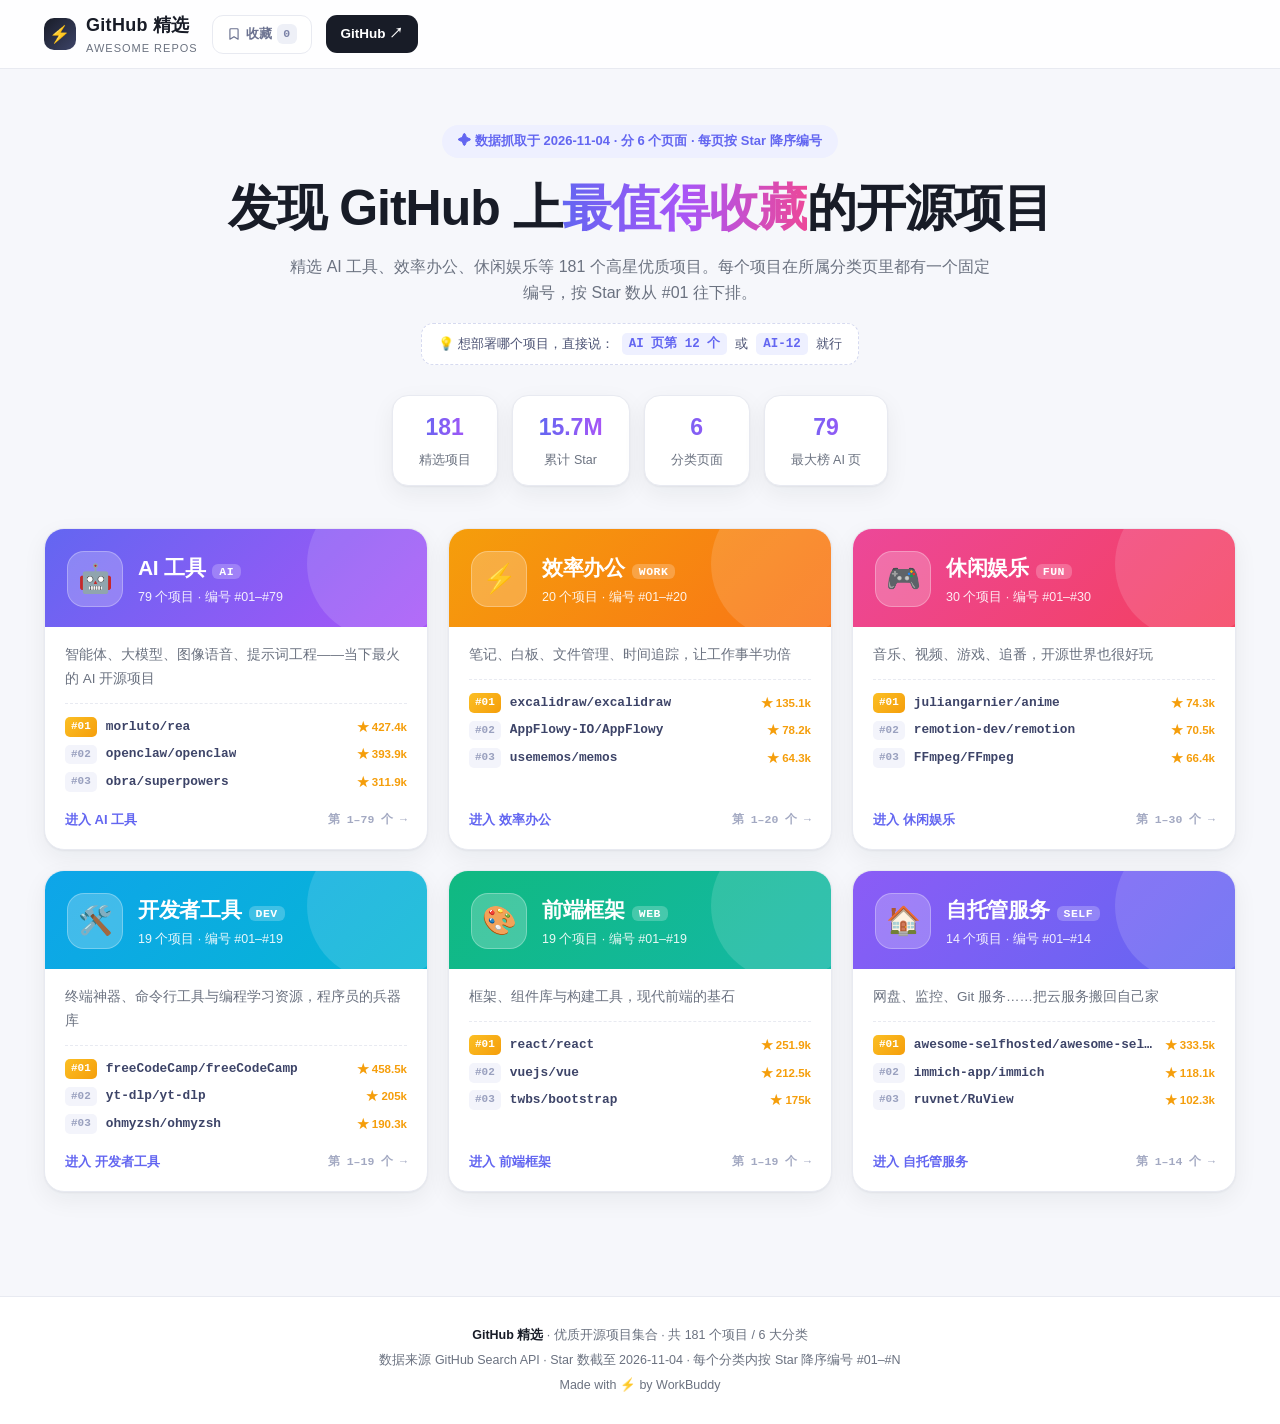
<file: index.html>
<!DOCTYPE html>
<html lang="zh-CN">
<head>
<meta charset="UTF-8">
<meta name="viewport" content="width=device-width, initial-scale=1.0">
<title>GitHub 精选 · 优质开源项目集合</title>
<link id="siteCss" rel="stylesheet" href="assets/site.css">
<script>
/* 分享链接靠 ?sharecode= 放行。站内跳转一旦丢掉这个参数，在没有 cookie 的环境
   （内嵌 webview、隐私模式、聊天工具转发截断）就会直接 403「链接不完整」。
   这里把参数补回当前地址、样式表和所有站内链接；拿不到参数时什么也不做。 */
(function () {
  var sc = "";
  try {
    var m = location.search.match(/[?&]sharecode=([^&]+)/);
    if (m) sc = decodeURIComponent(m[1]);
    if (!sc) {
      var m2 = (document.referrer || "").match(/[?&]sharecode=([^&]+)/);
      if (m2) sc = decodeURIComponent(m2[1]);
    }
  } catch (e) { return; }
  if (!sc) return;
  window.__SHARECODE = sc;
  if (!/[?&]sharecode=/.test(location.search)) {
    try { history.replaceState(null, "", location.pathname + "?sharecode=" + encodeURIComponent(sc) + location.hash); } catch (e) {}
  }
  /* 样式表也是被同一道网关拦的：不补参数会出现「页面能开但没样式」 */
  var css = document.getElementById("siteCss");
  if (css) css.href = "assets/site.css?sharecode=" + encodeURIComponent(sc);
  function fix(h) {
    if (!h) return null;
    if (h.charAt(0) === "#") return null;
    if (h.indexOf("//") === 0) return null;
    if (/^[a-z][a-z0-9+.-]*:/i.test(h)) return null;
    if (/[?&]sharecode=/.test(h)) return null;
    return h + (h.indexOf("?") >= 0 ? "&" : "?") + "sharecode=" + encodeURIComponent(sc);
  }
  function patch() {
    var as = document.querySelectorAll("a[href]");
    for (var i = 0; i < as.length; i++) {
      var n = fix(as[i].getAttribute("href"));
      if (n) as[i].setAttribute("href", n);
    }
  }
  if (document.readyState === "loading") document.addEventListener("DOMContentLoaded", patch);
  else patch();
  /* 卡片重绘、视图切换会换掉节点，点之前再兜一次 */
  document.addEventListener("click", function (e) {
    var t = e.target;
    while (t && t !== document && (!t.tagName || t.tagName.toLowerCase() !== "a")) t = t.parentNode;
    if (!t || t === document) return;
    var n = fix(t.getAttribute("href"));
    if (n) t.setAttribute("href", n);
  }, true);
})();
</script>
</head>
<body>
<div class="topbar">
  <div class="topbar-inner">
    <a class="logo" href="index.html"><span class="mark">⚡</span><span>GitHub 精选<small>AWESOME REPOS</small></span></a>
    
    <a class="fav-link" href="favorites.html" title="我的收藏"><svg viewBox="0 0 24 24" width="14" height="14" fill="none" stroke="currentColor" stroke-width="2" stroke-linejoin="round" stroke-linecap="round" aria-hidden="true"><path d="M6.5 3h11A1.5 1.5 0 0 1 19 4.5V21l-7-4.4L5 21V4.5A1.5 1.5 0 0 1 6.5 3z"/></svg><span class="fav-txt">收藏</span><span class="fav-count">0</span></a>
    <a class="gh-link" href="https://github.com/" target="_blank" rel="noopener">GitHub ↗</a>
  </div>
</div>
<header class="hero">
  <span class="kicker">✦ 数据抓取于 2026-11-04 · 分 6 个页面 · 每页按 Star 降序编号</span>
  <h1>发现 GitHub 上<span class="grad">最值得收藏</span>的开源项目</h1>
  <p>精选 AI 工具、效率办公、休闲娱乐等 181 个高星优质项目。每个项目在所属分类页里都有一个固定编号，按 Star 数从 #01 往下排。</p>
  <div class="howto">💡 想部署哪个项目，直接说：<code>AI 页第 12 个</code> 或 <code>AI-12</code> 就行</div>
  <div class="stats">
    <div class="stat"><b>181</b><span>精选项目</span></div>
    <div class="stat"><b>15.7M</b><span>累计 Star</span></div>
    <div class="stat"><b>6</b><span>分类页面</span></div>
    <div class="stat"><b>79</b><span>最大榜 AI 页</span></div>
  </div>
</header>
<main>
  <div class="portals">
  <a class="portal" href="ai.html">
    <div class="portal-top" style="background:linear-gradient(135deg,#6366f1,#a855f7)">
      <div class="portal-icon">🤖</div>
      <div style="min-width:0">
        <h2>AI 工具<span class="code">AI</span></h2>
        <div class="cnt">79 个项目 · 编号 #01–#79</div>
      </div>
    </div>
    <div class="portal-body">
      <p class="portal-desc">智能体、大模型、图像语音、提示词工程——当下最火的 AI 开源项目</p>
      <ul class="ptop"><li><span class="pn">#01</span><span class="pr">morluto/rea</span><span class="ps">★ 427.4k</span></li><li><span class="pn">#02</span><span class="pr">openclaw/openclaw</span><span class="ps">★ 393.9k</span></li><li><span class="pn">#03</span><span class="pr">obra/superpowers</span><span class="ps">★ 311.9k</span></li></ul>
      <div class="portal-go">进入 AI 工具 <span>第 1–79 个 →</span></div>
    </div>
  </a>
  <a class="portal" href="productivity.html">
    <div class="portal-top" style="background:linear-gradient(135deg,#f59e0b,#f97316)">
      <div class="portal-icon">⚡</div>
      <div style="min-width:0">
        <h2>效率办公<span class="code">WORK</span></h2>
        <div class="cnt">20 个项目 · 编号 #01–#20</div>
      </div>
    </div>
    <div class="portal-body">
      <p class="portal-desc">笔记、白板、文件管理、时间追踪，让工作事半功倍</p>
      <ul class="ptop"><li><span class="pn">#01</span><span class="pr">excalidraw/excalidraw</span><span class="ps">★ 135.1k</span></li><li><span class="pn">#02</span><span class="pr">AppFlowy-IO/AppFlowy</span><span class="ps">★ 78.2k</span></li><li><span class="pn">#03</span><span class="pr">usememos/memos</span><span class="ps">★ 64.3k</span></li></ul>
      <div class="portal-go">进入 效率办公 <span>第 1–20 个 →</span></div>
    </div>
  </a>
  <a class="portal" href="fun.html">
    <div class="portal-top" style="background:linear-gradient(135deg,#ec4899,#f43f5e)">
      <div class="portal-icon">🎮</div>
      <div style="min-width:0">
        <h2>休闲娱乐<span class="code">FUN</span></h2>
        <div class="cnt">30 个项目 · 编号 #01–#30</div>
      </div>
    </div>
    <div class="portal-body">
      <p class="portal-desc">音乐、视频、游戏、追番，开源世界也很好玩</p>
      <ul class="ptop"><li><span class="pn">#01</span><span class="pr">juliangarnier/anime</span><span class="ps">★ 74.3k</span></li><li><span class="pn">#02</span><span class="pr">remotion-dev/remotion</span><span class="ps">★ 70.5k</span></li><li><span class="pn">#03</span><span class="pr">FFmpeg/FFmpeg</span><span class="ps">★ 66.4k</span></li></ul>
      <div class="portal-go">进入 休闲娱乐 <span>第 1–30 个 →</span></div>
    </div>
  </a>
  <a class="portal" href="devtools.html">
    <div class="portal-top" style="background:linear-gradient(135deg,#0ea5e9,#06b6d4)">
      <div class="portal-icon">🛠️</div>
      <div style="min-width:0">
        <h2>开发者工具<span class="code">DEV</span></h2>
        <div class="cnt">19 个项目 · 编号 #01–#19</div>
      </div>
    </div>
    <div class="portal-body">
      <p class="portal-desc">终端神器、命令行工具与编程学习资源，程序员的兵器库</p>
      <ul class="ptop"><li><span class="pn">#01</span><span class="pr">freeCodeCamp/freeCodeCamp</span><span class="ps">★ 458.5k</span></li><li><span class="pn">#02</span><span class="pr">yt-dlp/yt-dlp</span><span class="ps">★ 205k</span></li><li><span class="pn">#03</span><span class="pr">ohmyzsh/ohmyzsh</span><span class="ps">★ 190.3k</span></li></ul>
      <div class="portal-go">进入 开发者工具 <span>第 1–19 个 →</span></div>
    </div>
  </a>
  <a class="portal" href="frontend.html">
    <div class="portal-top" style="background:linear-gradient(135deg,#10b981,#14b8a6)">
      <div class="portal-icon">🎨</div>
      <div style="min-width:0">
        <h2>前端框架<span class="code">WEB</span></h2>
        <div class="cnt">19 个项目 · 编号 #01–#19</div>
      </div>
    </div>
    <div class="portal-body">
      <p class="portal-desc">框架、组件库与构建工具，现代前端的基石</p>
      <ul class="ptop"><li><span class="pn">#01</span><span class="pr">react/react</span><span class="ps">★ 251.9k</span></li><li><span class="pn">#02</span><span class="pr">vuejs/vue</span><span class="ps">★ 212.5k</span></li><li><span class="pn">#03</span><span class="pr">twbs/bootstrap</span><span class="ps">★ 175k</span></li></ul>
      <div class="portal-go">进入 前端框架 <span>第 1–19 个 →</span></div>
    </div>
  </a>
  <a class="portal" href="selfhosted.html">
    <div class="portal-top" style="background:linear-gradient(135deg,#8b5cf6,#6366f1)">
      <div class="portal-icon">🏠</div>
      <div style="min-width:0">
        <h2>自托管服务<span class="code">SELF</span></h2>
        <div class="cnt">14 个项目 · 编号 #01–#14</div>
      </div>
    </div>
    <div class="portal-body">
      <p class="portal-desc">网盘、监控、Git 服务……把云服务搬回自己家</p>
      <ul class="ptop"><li><span class="pn">#01</span><span class="pr">awesome-selfhosted/awesome-selfhosted</span><span class="ps">★ 333.5k</span></li><li><span class="pn">#02</span><span class="pr">immich-app/immich</span><span class="ps">★ 118.1k</span></li><li><span class="pn">#03</span><span class="pr">ruvnet/RuView</span><span class="ps">★ 102.3k</span></li></ul>
      <div class="portal-go">进入 自托管服务 <span>第 1–14 个 →</span></div>
    </div>
  </a>
  </div>
</main>
<footer>
  <div class="foot-inner">
    <b>GitHub 精选</b> · 优质开源项目集合 · 共 181 个项目 / 6 大分类<br>
    数据来源 GitHub Search API · Star 数截至 2026-11-04 · 每个分类内按 Star 降序编号 #01–#N<br>
    Made with ⚡ by WorkBuddy
  </div>
</footer>
<script>
/* 首页只读收藏数（完整收藏逻辑在分类页与收藏页） */
(function () {
  try {
    var n = Object.keys(JSON.parse(localStorage.getItem("ghfav.v1") || "{}")).length;
    document.querySelectorAll(".fav-count").forEach(function (e) { e.textContent = n; });
    document.querySelectorAll(".fav-link").forEach(function (a) { a.classList.toggle("has", n > 0); });
  } catch (e) { /* 隐私模式忽略 */ }
})();
</script>
</body>
</html>
</file>
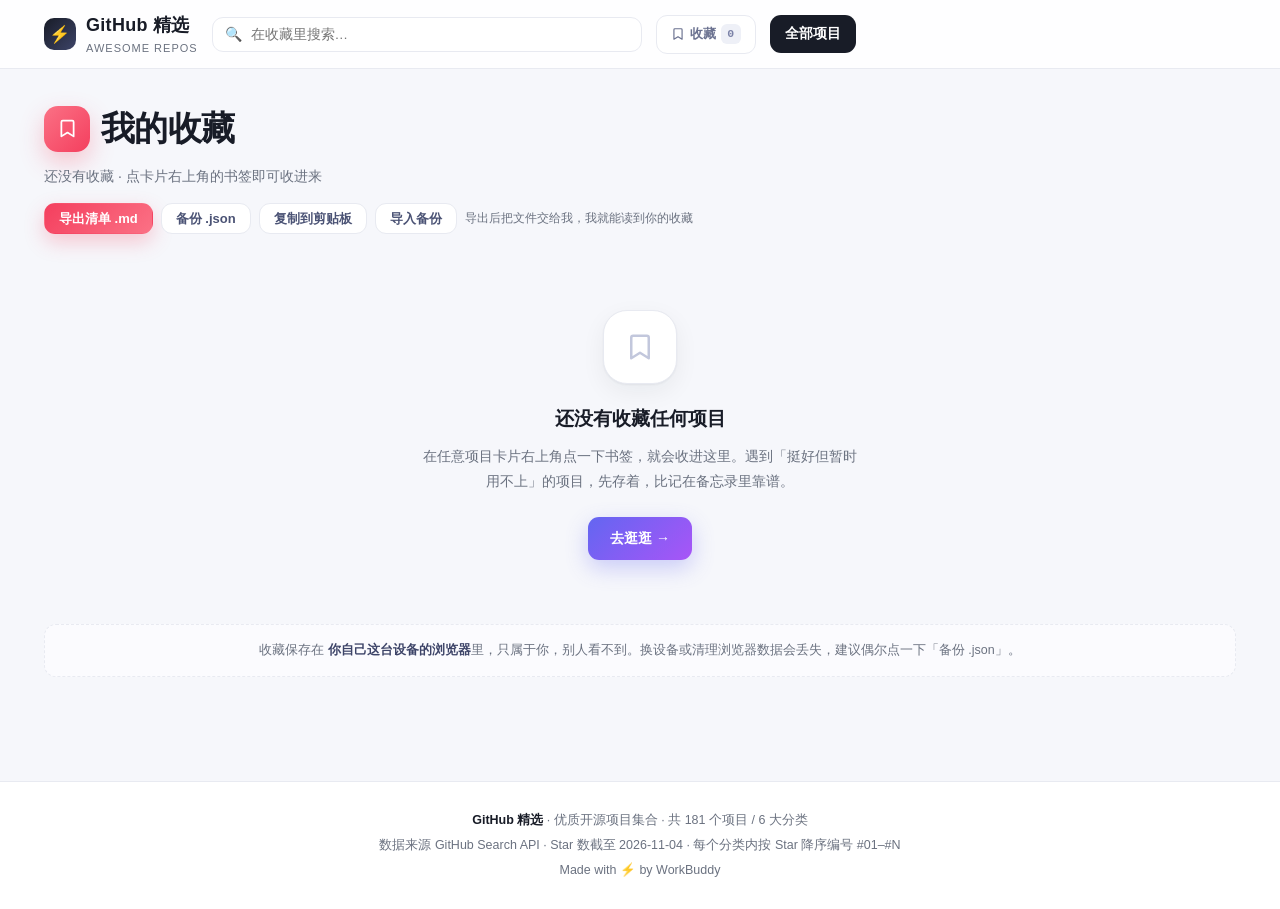
<file: favorites.html>
<!DOCTYPE html>
<html lang="zh-CN">
<head>
<meta charset="UTF-8">
<meta name="viewport" content="width=device-width, initial-scale=1.0">
<title>我的收藏 · GitHub 精选</title>
<link id="siteCss" rel="stylesheet" href="assets/site.css">
<script>
/* 分享链接靠 ?sharecode= 放行。站内跳转一旦丢掉这个参数，在没有 cookie 的环境
   （内嵌 webview、隐私模式、聊天工具转发截断）就会直接 403「链接不完整」。
   这里把参数补回当前地址、样式表和所有站内链接；拿不到参数时什么也不做。 */
(function () {
  var sc = "";
  try {
    var m = location.search.match(/[?&]sharecode=([^&]+)/);
    if (m) sc = decodeURIComponent(m[1]);
    if (!sc) {
      var m2 = (document.referrer || "").match(/[?&]sharecode=([^&]+)/);
      if (m2) sc = decodeURIComponent(m2[1]);
    }
  } catch (e) { return; }
  if (!sc) return;
  window.__SHARECODE = sc;
  if (!/[?&]sharecode=/.test(location.search)) {
    try { history.replaceState(null, "", location.pathname + "?sharecode=" + encodeURIComponent(sc) + location.hash); } catch (e) {}
  }
  /* 样式表也是被同一道网关拦的：不补参数会出现「页面能开但没样式」 */
  var css = document.getElementById("siteCss");
  if (css) css.href = "assets/site.css?sharecode=" + encodeURIComponent(sc);
  function fix(h) {
    if (!h) return null;
    if (h.charAt(0) === "#") return null;
    if (h.indexOf("//") === 0) return null;
    if (/^[a-z][a-z0-9+.-]*:/i.test(h)) return null;
    if (/[?&]sharecode=/.test(h)) return null;
    return h + (h.indexOf("?") >= 0 ? "&" : "?") + "sharecode=" + encodeURIComponent(sc);
  }
  function patch() {
    var as = document.querySelectorAll("a[href]");
    for (var i = 0; i < as.length; i++) {
      var n = fix(as[i].getAttribute("href"));
      if (n) as[i].setAttribute("href", n);
    }
  }
  if (document.readyState === "loading") document.addEventListener("DOMContentLoaded", patch);
  else patch();
  /* 卡片重绘、视图切换会换掉节点，点之前再兜一次 */
  document.addEventListener("click", function (e) {
    var t = e.target;
    while (t && t !== document && (!t.tagName || t.tagName.toLowerCase() !== "a")) t = t.parentNode;
    if (!t || t === document) return;
    var n = fix(t.getAttribute("href"));
    if (n) t.setAttribute("href", n);
  }, true);
})();
</script>
</head>
<body>
<div class="topbar">
  <div class="topbar-inner">
    <a class="logo" href="index.html"><span class="mark">⚡</span><span>GitHub 精选<small>AWESOME REPOS</small></span></a>
    <div class="search"><span class="ico">🔍</span><input id="q" type="text" placeholder="在收藏里搜索…"></div>
    <a class="fav-link" href="favorites.html" title="我的收藏"><svg viewBox="0 0 24 24" width="14" height="14" fill="none" stroke="currentColor" stroke-width="2" stroke-linejoin="round" stroke-linecap="round" aria-hidden="true"><path d="M6.5 3h11A1.5 1.5 0 0 1 19 4.5V21l-7-4.4L5 21V4.5A1.5 1.5 0 0 1 6.5 3z"/></svg><span class="fav-txt">收藏</span><span class="fav-count">0</span></a>
    <a class="gh-link" href="index.html">全部项目</a>
  </div>
</div>
<header class="favhead">
  <h1><span class="ico"><svg viewBox="0 0 24 24" width="14" height="14" fill="none" stroke="currentColor" stroke-width="2" stroke-linejoin="round" stroke-linecap="round" aria-hidden="true"><path d="M6.5 3h11A1.5 1.5 0 0 1 19 4.5V21l-7-4.4L5 21V4.5A1.5 1.5 0 0 1 6.5 3z"/></svg></span>我的收藏</h1>
  <div class="sub"><span id="favStat">还没有收藏</span></div>
  <div class="favtools">
    <button class="ftool primary" id="expMd" type="button">导出清单 .md</button>
    <button class="ftool" id="expJson" type="button">备份 .json</button>
    <button class="ftool" id="copyBtn" type="button">复制到剪贴板</button>
    <button class="ftool" id="impBtn" type="button">导入备份</button>
    <input type="file" id="impFile" accept=".json,application/json" hidden>
    <span class="ftip">导出后把文件交给我，我就能读到你的收藏</span>
  </div>
  <div class="copybox" id="copyPanel">
    <p>浏览器的剪贴板权限被拒了，下面是收藏数据，全选复制后发给我即可：</p>
    <textarea id="copyArea" readonly spellcheck="false"></textarea>
  </div>
</header>
<main>
  <div id="favwrap"></div>
  <div class="fav-empty" id="favEmpty">
    <div class="fe-ico"><svg viewBox="0 0 24 24" width="14" height="14" fill="none" stroke="currentColor" stroke-width="2" stroke-linejoin="round" stroke-linecap="round" aria-hidden="true"><path d="M6.5 3h11A1.5 1.5 0 0 1 19 4.5V21l-7-4.4L5 21V4.5A1.5 1.5 0 0 1 6.5 3z"/></svg></div>
    <h2>还没有收藏任何项目</h2>
    <p>在任意项目卡片右上角点一下书签，就会收进这里。遇到「挺好但暂时用不上」的项目，先存着，比记在备忘录里靠谱。</p>
    <a class="go" href="index.html">去逛逛 →</a>
  </div>
  <div class="favnote">收藏保存在<b>本机的收藏服务</b>里（data/favorites.json），换浏览器、刷新、重开都还在；只有换电脑才需要手动搬一次。</div>
</main>
<footer>
  <div class="foot-inner">
    <b>GitHub 精选</b> · 优质开源项目集合 · 共 181 个项目 / 6 大分类<br>
    数据来源 GitHub Search API · Star 数截至 2026-11-04 · 每个分类内按 Star 降序编号 #01–#N<br>
    Made with ⚡ by WorkBuddy
  </div>
</footer>
<div class="overlay" id="overlay">
  <div class="modal" id="modal" role="dialog" aria-modal="true">
    <div class="m-hero" id="mHero">
      <button class="m-close" id="mClose" aria-label="关闭">✕</button>
      <div class="m-top">
        <img class="m-avatar" id="mAvatar" alt="">
        <div class="m-title">
          <h3><span id="mName"></span><span class="m-id" id="mId"></span><span class="cat-tag" id="mCat"></span></h3>
          <div class="sub" id="mSub"></div>
        </div>
      </div>
      <div class="m-btns">
        <button class="m-btn ghost with-label" id="mFav" aria-label="收藏">收藏</button>
        <button class="m-btn deploy" id="mDeploy" type="button" title="复制一段可直接粘给 AI 的部署指令">⚡ 复制部署指令</button>
        <a class="m-btn solid" id="mGithub" target="_blank" rel="noopener">在 GitHub 打开 ↗</a>
      </div>
    </div>
    <div class="m-body">
      <div class="m-stats" id="mStats"></div>
      <div class="m-intro" id="mIntro"></div>
      <details class="m-en-box"><summary>英文原始描述</summary><p class="m-en" id="mEn"></p></details>
      <div class="m-topics" id="mTopics"></div>
      <div class="m-readme">
        <span class="m-sec-label">README 摘要</span>
        <div class="m-readme-box" id="mReadmeBox"></div>
      </div>
    </div>
  </div>
</div>
<script>
const CATS = {"ai":{"id":"ai","code":"AI","name":"AI 工具","icon":"🤖","grad":"linear-gradient(135deg,#6366f1,#a855f7)"},"productivity":{"id":"productivity","code":"WORK","name":"效率办公","icon":"⚡","grad":"linear-gradient(135deg,#f59e0b,#f97316)"},"fun":{"id":"fun","code":"FUN","name":"休闲娱乐","icon":"🎮","grad":"linear-gradient(135deg,#ec4899,#f43f5e)"},"devtools":{"id":"devtools","code":"DEV","name":"开发者工具","icon":"🛠️","grad":"linear-gradient(135deg,#0ea5e9,#06b6d4)"},"frontend":{"id":"frontend","code":"WEB","name":"前端框架","icon":"🎨","grad":"linear-gradient(135deg,#10b981,#14b8a6)"},"selfhosted":{"id":"selfhosted","code":"SELF","name":"自托管服务","icon":"🏠","grad":"linear-gradient(135deg,#8b5cf6,#6366f1)"}};
const FAV_INDEX = {"morluto/rea":{"full_name":"morluto/rea","owner":"morluto","url":"https://github.com/morluto/rea","avatar":"https://avatars.githubusercontent.com/u/76467478?v=4","desc":"Reverse engineer anything with agents, from app behavior down to native binaries.","tag":"把逆向工程交给智能体的分析框架","body":["REA 是一个以 MCP 服务器形态发布的开源逆向工程框架：它把原生二进制、Electron/JS 应用、.NET 程序、网站等不同目标统一成一套可被 AI 调用的分析工具，让智能体自己去拆解「这个功能到底怎么实现的」。","它提供的不是一个黑盒按钮，而是 Tauri、Ghidra、Hopper、JADX 这些成熟工具之上的编排层——查函数、看字符串、翻段表、跟调用链，每一步都带证据。分析全部在本地跑，代码不会离开你的机器。"],"feats":["229 个分析工具，MCP 协议接入","原生二进制 / JS / Electron / .NET 全覆盖","Ghidra、Hopper、JADX 桥接","结论附证据链，不做无根据推测"],"fit":"安全研究员、做兼容性分析或竞品拆解的开发者","stars":427416,"forks":106384,"lang":"TypeScript","langColor":"#3178c6","updated":"2026-11-04","topics":["agent-skills","ai","android","claude-code","cli","cpp"],"rank":1,"catId":"ai","code":"AI"},"openclaw/openclaw":{"full_name":"openclaw/openclaw","owner":"openclaw","url":"https://github.com/openclaw/openclaw","avatar":"https://avatars.githubusercontent.com/u/252820863?v=4","desc":"The AI that really does things. Any OS. Any Platform. The lobster way. 🦞","tag":"跑在你自己设备上的私人 AI 助理","body":["OpenClaw 是一只「住在你设备里」的 AI 助理：它不依赖某个云端入口，而是装在你自己的 Mac、Windows 或 Linux 上，接入你日常用的聊天工具，随时能把任务接过去执行。","和只会在对话框里聊天的那种不同，OpenClaw 长着手脚——可以读写文件、调用命令行、操作浏览器、串联本地服务。它更像是给个人配的一个常驻操作员，数据留在本地，权限由你划定。"],"feats":["跨 macOS / Windows / Linux","接入日常聊天工具，无需切换入口","本地执行，数据不出机器","支持自定义技能与工具扩展"],"fit":"想要一个能真正动手办事的私人助理的重度电脑用户","stars":393869,"forks":82780,"lang":"TypeScript","langColor":"#3178c6","updated":"2026-11-04","topics":["ai","assistant","crustacean","molty","openclaw","own-your-data"],"rank":2,"catId":"ai","code":"AI"},"obra/superpowers":{"full_name":"obra/superpowers","owner":"obra","url":"https://github.com/obra/superpowers","avatar":"https://avatars.githubusercontent.com/u/45416?v=4","desc":"An agentic skills framework & software development methodology that works.","tag":"让编码智能体按工程方法论干活","body":["Superpowers 不是又一个 AI 工具，而是一整套「怎么让 AI 写代码不跑偏」的方法论：它把软件开发拆成一组可组合的技能包（规划、拆解、实现、调试、测试、复盘），并在开场时就把这些规则灌给智能体。","它支持 Claude Code、Codex、Cursor、Gemini CLI、Copilot CLI 等主流编码代理，装好之后智能体会先想清楚再动手，而不是一上来就狂改文件——这是它和普通提示词集合最大的区别。"],"feats":["技能包 + 初始指令的组合式框架","覆盖规划到测试的完整开发流程","兼容十余种主流编码 CLI / IDE 代理","方法论可裁剪，适配不同团队习惯"],"fit":"用 AI 写生产代码、又受不了它乱改的工程师","stars":311913,"forks":27741,"lang":"Shell","langColor":"#89e051","updated":"2026-11-03","topics":["ai","brainstorming","coding","obra","sdlc","skills"],"rank":3,"catId":"ai","code":"AI"},"NousResearch/hermes-agent":{"full_name":"NousResearch/hermes-agent","owner":"NousResearch","url":"https://github.com/NousResearch/hermes-agent","avatar":"https://avatars.githubusercontent.com/u/134168893?v=4","desc":"The agent that grows with you","tag":"会随着使用不断适应你的开源智能体","body":["Hermes Agent 是 Nous Research 推出的开源个人智能体，核心理念是「与你共同成长」：它会把你的偏好、常用流程和历史上下文记下来，用得越久越贴合你的习惯。","提供桌面客户端与命令行两种形态，可本地运行并接入文件、终端、网页等工具；模型侧对 Nous 自家的 Hermes 系列做了优化，也支持换成其他开源模型。"],"feats":["长期记忆与偏好学习","桌面端 + CLI 双形态","可本地部署，模型可替换","工具调用与任务自动化"],"fit":"希望智能体长期陪伴、越用越顺手的个人用户","stars":260273,"forks":57358,"lang":"Python","langColor":"#3572A5","updated":"2026-11-04","topics":["ai","ai-agent","ai-agents","anthropic","chatgpt","claude"],"rank":4,"catId":"ai","code":"AI"},"n8n-io/n8n":{"full_name":"n8n-io/n8n","owner":"n8n-io","url":"https://github.com/n8n-io/n8n","avatar":"https://avatars.githubusercontent.com/u/45487711?v=4","desc":"Fair-code workflow automation platform with native AI capabilities. Combine visual building with custom code, self-host or cloud, 400+ integrations.","tag":"可自托管的可视化自动化平台，自带 AI 编排","body":["n8n 是目前最流行的开源工作流自动化平台：用节点连线的方式把几百种服务串起来，触发器、条件分支、循环、错误重试都是可视化配置，不用写胶水代码。","它的特别之处是把 AI 当成一等公民——LLM、Agent、向量库、工具调用都是原生节点，可以一边跑传统业务自动化，一边在流程里插入大模型推理。整站可 Docker 自托管，数据完全自己掌控，也支持代码节点写 JS/Python 做兜底。"],"feats":["400+ 集成节点，可视化编排","原生 AI / Agent / RAG 节点","支持自托管与云端两种部署","代码节点可插入 JS / Python","完善的错误处理与执行日志"],"fit":"想把重复工作自动化、又不愿把数据交给 SaaS 的团队","stars":209491,"forks":61363,"lang":"TypeScript","langColor":"#3178c6","updated":"2026-11-04","topics":["ai","apis","automation","cli","data-flow","development"],"rank":5,"catId":"ai","code":"AI"},"firecrawl/firecrawl":{"full_name":"firecrawl/firecrawl","owner":"firecrawl","url":"https://github.com/firecrawl/firecrawl","avatar":"https://avatars.githubusercontent.com/u/135057108?v=4","desc":"Supercharge your AI agents with data from the web and beyond. Building the library for superintelligence. 🔥","tag":"给 AI 用的网页抓取与结构化 API","body":["Firecrawl 解决的是所有 AI 应用都绕不开的一件事：把网页变成模型能吃的干净数据。给它一个网址，它负责渲染 JS、绕过反爬、去掉导航和广告，输出 Markdown 或结构化 JSON。","除了单页抓取，它还支持整站爬取、批量抽取、变更监控，并提供可直接被 Agent 调用的搜索与抓取接口，常被用来给 RAG 系统喂料。"],"feats":["网页 → Markdown / JSON","整站爬取与链接发现","JS 渲染与反爬处理","提供 Agent 可直接调用的 API","支持自托管"],"fit":"做 RAG、Agent、数据采集的开发者","stars":198354,"forks":10468,"lang":"TypeScript","langColor":"#3178c6","updated":"2026-11-04","topics":["ai","ai-agents","ai-crawler","ai-scraping","ai-search","crawler"],"rank":6,"catId":"ai","code":"AI"},"microsoft/markitdown":{"full_name":"microsoft/markitdown","owner":"microsoft","url":"https://github.com/microsoft/markitdown","avatar":"https://avatars.githubusercontent.com/u/6154722?v=4","desc":"Python tool for converting files and office documents to Markdown.","tag":"把任何文档转成 Markdown 的瑞士军刀","body":["MarkItDown 是微软开源的文档转换库，目标很单一：把 PDF、Word、Excel、PPT、图片、音频、HTML、EPUB 等格式统统转成结构清晰的 Markdown，方便直接喂给大模型。","它保留了标题层级、列表、表格这些结构信息——这正是纯文本抽取最容易丢掉、又最影响模型理解的部分。既可作为 Python 库调用，也提供命令行工具，还内置了 MCP 服务方便智能体直接读文件。"],"feats":["支持 PDF / Office / 图片 / 音频等十余种格式","保留标题、列表、表格结构","Python 库 + CLI + MCP 三种用法","可作为文档处理流水线的基础组件"],"fit":"需要给 LLM 准备文档语料的开发者、做知识库的人","stars":193755,"forks":14544,"lang":"Python","langColor":"#3572A5","updated":"2026-10-28","topics":["autogen","autogen-extension","langchain","markdown","microsoft-office","openai"],"rank":7,"catId":"ai","code":"AI"},"Significant-Gravitas/AutoGPT":{"full_name":"Significant-Gravitas/AutoGPT","owner":"Significant-Gravitas","url":"https://github.com/Significant-Gravitas/AutoGPT","avatar":"https://avatars.githubusercontent.com/u/130738209?v=4","desc":"AutoGPT is the vision of accessible AI for everyone, to use and to build on. Our mission is to provide the tools, so that you can focus on what matters.","tag":"让 AI 自己拆任务、自己动手完成","body":["AutoGPT 是「自主智能体」概念的开山之作：你给一个目标，它自己拆解成子任务、决定用哪些工具、一步步执行，过程中还会自我检查，必要时重新规划。","项目如今已演进成一个完整的智能体平台，包含 Block 可视化编排、Agent Builder、市场（Marketplace）和云端托管，既能本地跑也能部署成服务。它对整个 AI Agent 生态的影响，远超代码本身。"],"feats":["目标驱动的任务自动拆解","Block 可视化编排器","工具与插件市场","支持自托管与云端运行"],"fit":"想了解或搭建自主智能体的人、AI 应用探索者","stars":187890,"forks":45897,"lang":"Python","langColor":"#3572A5","updated":"2026-11-04","topics":["agentic-ai","agents","ai","artificial-intelligence","autonomous-agents","claude"],"rank":8,"catId":"ai","code":"AI"},"f/prompts.chat":{"full_name":"f/prompts.chat","owner":"f","url":"https://github.com/f/prompts.chat","avatar":"https://avatars.githubusercontent.com/u/196477?v=4","desc":"f.k.a. Awesome ChatGPT Prompts. Share, discover, and collect prompts from the community. Free and open source — self-host for your organization with complete privacy.","tag":"全球最大的提示词共享社区","body":["prompts.chat（原名 Awesome ChatGPT Prompts）是最早也最出圈的提示词集合项目，从一份 GitHub 列表长成了带网站、支持多语言的提示词社区。","你可以按职业、场景、用途检索别人调好的提示词，也能把自己的贡献上去；每条提示词都能直接复制到 ChatGPT、Claude 等模型里用。对刚接触提示词工程的人来说，这是最快的入门素材库。"],"feats":["数万条社区贡献提示词","按职业 / 场景分类检索","支持多语言界面","一键复制即用"],"fit":"提示词新手、需要现成模板的内容创作者","stars":175739,"forks":22422,"lang":"MDX","langColor":"#fcb32c","updated":"2026-11-03","topics":["ai","artificial-intelligence","awesome-list","chatgpt","chatgpt-prompts","claude"],"rank":9,"catId":"ai","code":"AI"},"AUTOMATIC1111/stable-diffusion-webui":{"full_name":"AUTOMATIC1111/stable-diffusion-webui","owner":"AUTOMATIC1111","url":"https://github.com/AUTOMATIC1111/stable-diffusion-webui","avatar":"https://avatars.githubusercontent.com/u/20920490?v=4","desc":"Stable Diffusion web UI","tag":"最经典的 Stable Diffusion 网页工作台","body":["AUTOMATIC1111（简称 A1111）是 Stable Diffusion 生态里最有影响力的 Web UI：把文生图、图生图、局部重绘、放大、批量处理都做进一个浏览器界面，插件体系极其庞大。","它支持 Checkpoint、LoRA、ControlNet、Embedding 等各类模型扩展，参数可以精细到采样器、CFG、种子，是很多人搭本地 AI 绘图环境的起点。虽然新工具层出不穷，它的插件生态和教程存量依然无人能及。"],"feats":["文生图 / 图生图 / 局部重绘 / 放大","LoRA、ControlNet、插件生态庞大","完整参数控制与批量队列","本地运行，模型自主管理"],"fit":"本地部署 AI 绘图的玩家、需要精细控制出图的创作者","stars":165234,"forks":31914,"lang":"Python","langColor":"#3572A5","updated":"2026-03-02","topics":["ai","ai-art","deep-learning","diffusion","gradio","image-generation"],"rank":10,"catId":"ai","code":"AI"},"langgenius/dify":{"full_name":"langgenius/dify","owner":"langgenius","url":"https://github.com/langgenius/dify","avatar":"https://avatars.githubusercontent.com/u/127165244?v=4","desc":"Build Agentic workflows, RAG pipelines, with rich AI model and tool support on one collaborative workspace. Deploy on cloud, VPC, or self-hosted, so teams move from prototype to production without rebuilding the stack.","tag":"把 LLM 应用从原型推到生产的可视化平台","body":["Dify 是一个开源的 LLM 应用开发平台，把提示词编排、RAG 检索、Agent 工具调用、模型管理放进同一个可视化工作台——拖拽连线就能搭出一个能跑的应用。","搭好的东西可以一键发布成网页、嵌入组件或标准 API；后台还能看每次调用的日志、Token 消耗、用户反馈，并把标注数据回流去优化提示词。它支持 OpenAI、Anthropic、通义、Ollama 等上百家模型供应商，也能整套 Docker 自托管。","对想快速验证 AI 产品想法、又不想从零写脚手架的团队来说，Dify 基本是当前最省事的起点。"],"feats":["可视化工作流与提示词编排","内置 RAG 知识库与文档解析","Agent 与工具调用能力","多模型接入 + 统一网关","可观测性、日志与标注回流","Docker Compose 一键自托管"],"fit":"AI 应用开发者、产品团队、想给业务加 AI 的中小企业","stars":160352,"forks":25359,"lang":"Python","langColor":"#3572A5","updated":"2026-11-04","topics":["agent","agentic-ai","agentic-framework","agentic-workflow","ai","automation"],"rank":11,"catId":"ai","code":"AI"},"open-webui/open-webui":{"full_name":"open-webui/open-webui","owner":"open-webui","url":"https://github.com/open-webui/open-webui","avatar":"https://avatars.githubusercontent.com/u/158137808?v=4","desc":"User-friendly AI Interface (Supports Ollama, OpenAI API, ...)","tag":"自托管的 AI 聊天界面，Ollama 的最佳搭档","body":["Open WebUI 是一个可完全离线运行的自托管 AI 界面：接上 Ollama 或任意 OpenAI 兼容 API，你就拥有了一个自己的 ChatGPT——多模型切换、对话历史、Markdown 渲染、代码高亮一应俱全。","它的野心不止聊天：支持 RAG 文档问答、联网搜索、图像生成、语音输入输出、多用户与权限管理，还能用 Pipelines 插件机制扩展自定义逻辑。对团队来说，它相当于内网里的统一 AI 入口。"],"feats":["多模型统一入口，兼容 OpenAI API","内置 RAG、联网搜索、语音与绘图","多用户、角色与权限管理","Pipelines 插件扩展","完全离线可运行"],"fit":"想把 AI 能力收进内网的企业、注重隐私的个人用户","stars":157701,"forks":22935,"lang":"Svelte","langColor":"#ff3e00","updated":"2026-11-03","topics":["ai","llm","llm-ui","llm-webui","llms","mcp"],"rank":12,"catId":"ai","code":"AI"},"langflow-ai/langflow":{"full_name":"langflow-ai/langflow","owner":"langflow-ai","url":"https://github.com/langflow-ai/langflow","avatar":"https://avatars.githubusercontent.com/u/85702467?v=4","desc":"Langflow is a powerful tool for building and deploying AI-powered agents and workflows.","tag":"低代码搭 AI 智能体与工作流","body":["Langflow 把 LangChain 那套能力做成了可视化画布：拖拽组件、连线成图，就能拼出带记忆、检索、工具调用的智能体流程，每一步的输入输出都能实时看到。","任何流程都能直接导出成 API 或 MCP 服务给外部调用，也支持自定义 Python 组件。对不熟悉框架细节的人来说，它比直接写代码直观得多；对熟手来说，它是快速验证链路的好工具。"],"feats":["拖拽式智能体编排","实时查看每个节点输入输出","流程可发布为 API / MCP","支持自定义 Python 组件"],"fit":"想快速搭 AI 原型的开发者、不写代码的产品经理","stars":156307,"forks":10317,"lang":"Python","langColor":"#3572A5","updated":"2026-11-04","topics":["agents","chatgpt","generative-ai","large-language-models","multiagent","react-flow"],"rank":13,"catId":"ai","code":"AI"},"farion1231/cc-switch":{"full_name":"farion1231/cc-switch","owner":"farion1231","url":"https://github.com/farion1231/cc-switch","avatar":"https://avatars.githubusercontent.com/u/44939412?v=4","desc":"A cross-platform desktop All-in-One assistant for Claude Code, Codex, OpenCode,DeepSeek Harness and more. Only official website: ccswitch.io","tag":"Claude Code / Codex 的多账号配置切换器","body":["cc-switch 是一个用 Rust 写的跨平台桌面小工具，专门解决同时用多个 AI 编码 CLI 时的配置混乱：Claude Code、Codex、OpenCode 等工具的 API 端点、密钥、模型参数，可以在一个面板里统一管理和一键切换。","对经常在官方订阅、第三方中转、公司网关之间来回切的人来说，它省掉了反复改配置文件、重启终端的麻烦，也方便把不同项目的配置分组保存。"],"feats":["多编码 CLI 统一管理","配置一键切换，免手改文件","跨平台桌面应用（Rust + Tauri）","支持分组保存不同环境"],"fit":"同时使用多个 AI 编码工具、需要频繁换端点的开发者","stars":151560,"forks":9956,"lang":"Rust","langColor":"#dea584","updated":"2026-11-04","topics":["ai-tools","claude-code","codex","deepseek-harness","desktop-app","grok"],"rank":14,"catId":"ai","code":"AI"},"langchain-ai/langchain":{"full_name":"langchain-ai/langchain","owner":"langchain-ai","url":"https://github.com/langchain-ai/langchain","avatar":"https://avatars.githubusercontent.com/u/126733545?v=4","desc":"The agent engineering platform.","tag":"LLM 应用开发的事实标准框架","body":["LangChain 是构建 LLM 应用绕不开的框架：它把「模型调用、提示词模板、检索、工具、记忆、链式编排」抽象成统一接口，让你换模型、加数据源时不用重写业务逻辑。","围绕它还有 LangGraph（有状态的多智能体编排）、LangSmith（调试与评测）等配套，形成了目前最完整的开发生态。它抽象层次高、概念多，学习曲线不低，但生态成熟度和社区资料量仍是第一梯队。"],"feats":["统一的模型与工具抽象层","RAG、记忆、链式编排组件齐全","LangGraph 支持复杂多智能体","LangSmith 提供调试与评测"],"fit":"构建生产级 LLM 应用的工程师与团队","stars":148978,"forks":25045,"lang":"Python","langColor":"#3572A5","updated":"2026-11-04","topics":["agents","ai","ai-agents","anthropic","chatgpt","deepagents"],"rank":15,"catId":"ai","code":"AI"},"github/spec-kit":{"full_name":"github/spec-kit","owner":"github","url":"https://github.com/github/spec-kit","avatar":"https://avatars.githubusercontent.com/u/9919?v=4","desc":"💫 Toolkit to help you get started with SDD or any other process!","tag":"把「先写规格再写代码」变成工具链","body":["Spec Kit 是 GitHub 官方推出的规格驱动开发（SDD）工具包：它提供一套命令与模板，让 AI 编码助手严格按「需求规格 → 技术方案 → 任务拆分 → 实现」的顺序推进，而不是直接动手写代码。","这样做的价值在于把 AI 编码从「凭感觉生成」变成「有据可查的工程流程」——每一步都有文档沉淀，评审和回溯都有依据。可搭配 Claude Code、Copilot、Gemini CLI 等代理使用。"],"feats":["规格驱动的四阶段流程","现成命令与文档模板","兼容主流 AI 编码助手","产物可纳入版本管理"],"fit":"用 AI 做正式项目、需要流程规范的开发团队","stars":146719,"forks":13153,"lang":"Python","langColor":"#3572A5","updated":"2026-11-03","topics":["ai","copilot","development","engineering","prd","spec"],"rank":16,"catId":"ai","code":"AI"},"Comfy-Org/ComfyUI":{"full_name":"Comfy-Org/ComfyUI","owner":"Comfy-Org","url":"https://github.com/Comfy-Org/ComfyUI","avatar":"https://avatars.githubusercontent.com/u/166579949?v=4","desc":"The most powerful and modular diffusion model GUI, api and backend with a graph/nodes interface. The fastest local inference engine in the world.","tag":"节点式 AI 图像生成工作流引擎","body":["ComfyUI 用节点图的方式组织扩散模型推理：加载模型、编码提示词、采样、放大、后处理都是一个个可连线的节点，你能精确控制生成的每一步。","正因如此，它成了复杂工作流的事实标准——ComfyUI 生态里有海量自定义节点，覆盖 ControlNet、视频生成、换脸、修复、批量处理等场景；同时它提供 API，方便把生成流程接进自己的产品。相对 A1111，它更「工程化」，但上限也更高。"],"feats":["节点式工作流，完全可复现","支持图像 / 视频 / 音频生成模型","海量自定义节点生态","内置 API，可嵌入生产流程"],"fit":"需要精细控制生成流程的创作者与工程团队","stars":144894,"forks":17241,"lang":"Python","langColor":"#3572A5","updated":"2026-11-04","topics":["ai","comfy","comfyui","python","pytorch","stable-diffusion"],"rank":17,"catId":"ai","code":"AI"},"nextlevelbuilder/ui-ux-pro-max-skill":{"full_name":"nextlevelbuilder/ui-ux-pro-max-skill","owner":"nextlevelbuilder","url":"https://github.com/nextlevelbuilder/ui-ux-pro-max-skill","avatar":"https://avatars.githubusercontent.com/u/246974152?v=4","desc":"An AI skill that provides design intelligence for building professional UI/UX across multiple platforms.","tag":"给编码代理补上专业的 UI/UX 判断力","body":["这是一个面向 AI 编码工具的设计技能包：它把版式、间距、色彩、层次、交互反馈这些专业设计规则整理成代理可执行的指令，让生成的界面不再是「能看但不能用」。","装上之后，代理在做前端时会主动考虑视觉层级和无障碍，而不是堆一堆居中卡片。适合频繁让 AI 写界面的团队。"],"feats":["设计规则库（版式/色彩/间距）","可被主流编码代理直接调用","提升生成界面的专业度","含审查与改进流程"],"fit":"用 AI 生成前端、在意界面质量的开发者","stars":144806,"forks":15315,"lang":"Python","langColor":"#3572A5","updated":"2026-11-02","topics":["ai-skills","antigravity","claude","claude-code","codex","command-line"],"rank":18,"catId":"ai","code":"AI"},"x1xhlol/system-prompts-and-models-of-ai-tools":{"full_name":"x1xhlol/system-prompts-and-models-of-ai-tools","owner":"x1xhlol","url":"https://github.com/x1xhlol/system-prompts-and-models-of-ai-tools","avatar":"https://avatars.githubusercontent.com/u/185671340?v=4","desc":"FULL Augment Code, Claude Code, Cluely, CodeBuddy, Comet, Cursor, Devin AI, Junie, Kiro, Leap.new, Lovable, Manus, NotionAI, Orchids.app, Perplexity, Poke, Qoder, Replit, Same.dev, Trae, Traycer AI, VSCode Agent, Warp.dev, Windsurf, Xcode, Z.ai Code, Dia & v0. (And other Open Sourced) System Prompts, Internal Tools & AI Models","tag":"各大 AI 工具的系统提示词合集","body":["这个仓库收集了 Cursor、Claude Code、Devin、Windsurf、v0、Lovable 等主流 AI 工具泄露或反推出来的系统提示词与工具定义，是一份难得的「别人怎么调教 AI」的样本集。","对研究者来说，可以借此观察不同产品如何设计角色设定、约束边界、组织工具调用；对做 AI 产品的人来说，这是学习提示词工程最直接的参考资料。使用前请留意各家服务条款与合规边界。"],"feats":["覆盖数十款主流 AI 工具","含系统提示词与工具 schema","可对比不同产品的设计思路","持续更新"],"fit":"提示词工程师、AI 产品设计者、研究者","stars":144448,"forks":34710,"lang":null,"langColor":"#8b949e","updated":"2026-10-12","topics":["ai","bolt","cluely","copilot","cursor","cursorai"],"rank":19,"catId":"ai","code":"AI"},"microsoft/generative-ai-for-beginners":{"full_name":"microsoft/generative-ai-for-beginners","owner":"microsoft","url":"https://github.com/microsoft/generative-ai-for-beginners","avatar":"https://avatars.githubusercontent.com/u/6154722?v=4","desc":"21 Lessons, Get Started Building with Generative AI","tag":"微软出品：21 课入门生成式 AI","body":["这是微软官方维护的生成式 AI 入门课程，共 21 节课，从「什么是 LLM」讲到提示词工程、RAG、Agent、微调、安全与负责任 AI，每节都配代码示例和视频。","课程以 Python / TypeScript 实操为主，示例可以直接跑，适合有基础编程能力但没系统接触过 LLM 应用开发的人按顺序学一遍。多语言翻译齐全，中文版也在其中。"],"feats":["21 节体系化课程 + 代码示例","覆盖 RAG / Agent / 微调 / 安全","含配套视频与中文翻译","微软官方持续维护"],"fit":"想系统入门大模型应用开发的工程师和学生","stars":122933,"forks":65845,"lang":"Jupyter Notebook","langColor":"#DA5B0B","updated":"2026-11-02","topics":["ai","azure","chatgpt","dall-e","generative-ai","generativeai"],"rank":20,"catId":"ai","code":"AI"},"browser-use/browser-use":{"full_name":"browser-use/browser-use","owner":"browser-use","url":"https://github.com/browser-use/browser-use","avatar":"https://avatars.githubusercontent.com/u/192012301?v=4","desc":"Open-source Python library for AI browser agents, plus Browser Use Cloud: stealth browsers and a hosted agent API.","tag":"让 AI 智能体自己操作浏览器","body":["browser-use 把浏览器变成智能体的手：你用自然语言描述任务（「去这个站点查下个月的机票并比价」），它负责打开页面、点击、填表、翻页、读取结果，不再需要为每个网站写死选择器。","它基于 Playwright 驱动真实浏览器，支持视觉理解与 DOM 双通道定位，能处理动态渲染、登录态、多标签页等场景；Python 库直接集成进项目，也有官方云服务解决反爬和并发。"],"feats":["自然语言驱动网页操作","Playwright 真实浏览器执行","视觉 + DOM 双通道元素定位","支持并发、会话保持与云端运行"],"fit":"做 RPA、网页自动化、Agent 应用的开发者","stars":119970,"forks":13368,"lang":"Python","langColor":"#3572A5","updated":"2026-11-02","topics":["ai-agents","ai-tools","browser-agent","browser-automation","browser-use","cdp"],"rank":21,"catId":"ai","code":"AI"},"JuliusBrussee/caveman":{"full_name":"JuliusBrussee/caveman","owner":"JuliusBrussee","url":"https://github.com/JuliusBrussee/caveman","avatar":"https://avatars.githubusercontent.com/u/104168679?v=4","desc":"🪨 why use many token when few token do trick. Viral skill + proxy for coding agents that cuts 65% of tokens by talking like a caveman.","tag":"让编码智能体少说废话、少读无关内容","body":["Caveman 是一个「token 节流器」：它给编码智能体装上一层压缩代理，让模型少读无关文件、少写冗长解释，从而显著降低上下文消耗和账单——但代码本身保持精确不变。","它的思路不是简单截断，而是约束智能体的表达与检索范围：回复更短、动作更直接。对每天长时间跑 Claude Code、Codex 这类工具的人来说，省下的是真金白银和上下文窗口。"],"feats":["压缩代理 + 提示技能组合","减少无效文件读取","输出精简但不影响代码正确性","npm 一键安装"],"fit":"高频使用编码智能体、关注 token 成本的开发者","stars":117248,"forks":6805,"lang":"Go","langColor":"#00ADD8","updated":"2026-11-03","topics":["ai","anthropic","caveman","claude","claude-code","llm"],"rank":22,"catId":"ai","code":"AI"},"thedotmack/claude-mem":{"full_name":"thedotmack/claude-mem","owner":"thedotmack","url":"https://github.com/thedotmack/claude-mem","avatar":"https://avatars.githubusercontent.com/u/683968?v=4","desc":"Persistent Context Across Sessions for Every Agent –  Captures everything your agent does during sessions, compresses it with AI, and injects relevant context back into future sessions. Works with Claude Code, OpenClaw, Codex, Gemini, Hermes, Copilot, OpenCode + More","tag":"给智能体装上跨会话的长期记忆","body":["claude-mem 解决的是编码智能体「每次开新会话就失忆」的痛点：它自动捕获会话里的关键决策、代码变更和上下文，压缩后存起来，下次对话时按需召回。","这样你不必反复解释项目背景和之前的约定，智能体也能记住「这个bug上次是怎么定位的」。对长期维护同一个项目的人来说，体验差别非常大。"],"feats":["自动捕获会话上下文","压缩存储 + 按需检索","跨会话、跨项目记忆","兼容多种编码代理"],"fit":"长期用 AI 维护同一项目的开发者","stars":112009,"forks":9746,"lang":"TypeScript","langColor":"#3178c6","updated":"2026-11-03","topics":["ai","ai-agents","ai-memory","anthropic","artificial-intelligence","chromadb"],"rank":23,"catId":"ai","code":"AI"},"paperclipai/paperclip":{"full_name":"paperclipai/paperclip","owner":"paperclipai","url":"https://github.com/paperclipai/paperclip","avatar":"https://avatars.githubusercontent.com/u/264498616?v=4","desc":"The open-source app everyone uses to manage agents at work","tag":"管理团队里那些 AI 员工的桌面应用","body":["Paperclip 把自己定位成「管理 AI 代理的地方」：当团队里同时跑着好几个智能体（写代码的、写文档的、做数据的），它负责统一纳管——谁在干什么、任务进度如何、产出物在哪里。","它更偏向运营视角而非开发视角：把代理当成团队成员来编排、派活、审阅结果，适合已经开始把 AI 代理投入实际工作的团队。"],"feats":["多代理统一管理面板","任务派发与进度追踪","产出物集中查看","面向团队协作场景"],"fit":"已经在工作中使用多个 AI 代理的团队","stars":110850,"forks":18357,"lang":"TypeScript","langColor":"#3178c6","updated":"2026-11-04","topics":["acpx","agent-orchestration","agent-skills","agentic-ai","ai-agents","ai-engineering"],"rank":24,"catId":"ai","code":"AI"},"Leonxlnx/taste-skill":{"full_name":"Leonxlnx/taste-skill","owner":"Leonxlnx","url":"https://github.com/Leonxlnx/taste-skill","avatar":"https://avatars.githubusercontent.com/u/219127460?v=4","desc":"Agent skills that give coding agents taste: art direction, reference images and a browser check instead of generic AI pages","tag":"教编码代理什么叫「审美」","body":["taste-skill 是一组给编码代理的审美技能：通过艺术指导、参考图分析和风格约束，让 AI 生成的界面有明确的视觉方向，而不是默认的「AI 味」。","它把「好看」拆成可执行的判断——留白比例、字体搭配、色彩克制、动效节奏，让代理在缺少设计师时也能交出像样的作品。"],"feats":["艺术指导与风格约束","参考图分析与借鉴","可接入主流编码代理","减少千篇一律的 AI 风格"],"fit":"独立开发者、没有设计师的小团队","stars":109547,"forks":7363,"lang":"JavaScript","langColor":"#f1e05a","updated":"2026-11-04","topics":["agent-skills","ai-agents","anti-slop","claude-code","codex","cursor"],"rank":25,"catId":"ai","code":"AI"},"google-gemini/gemini-cli":{"full_name":"google-gemini/gemini-cli","owner":"google-gemini","url":"https://github.com/google-gemini/gemini-cli","avatar":"https://avatars.githubusercontent.com/u/161781182?v=4","desc":"An open-source AI agent that brings the power of Gemini directly into your terminal.","tag":"把 Gemini 装进你的终端","body":["Gemini CLI 是 Google 官方的开源命令行智能体：在终端里直接对话，它能读你的代码库、改文件、跑命令、查资料，上下文窗口高达百万 token，可以一次性吞下整个中型项目。","它提供免费额度、支持 MCP 扩展、可脚本化调用，和 Claude Code、Codex CLI 属于同一类工具。对习惯命令行工作流、又想用 Gemini 长上下文的人来说，这是最顺手的入口。"],"feats":["终端内自然语言交互","百万 token 上下文","读写文件、执行命令、联网检索","支持 MCP 扩展与脚本化"],"fit":"习惯终端工作流的开发者、需要长上下文分析的场景","stars":108709,"forks":14916,"lang":"TypeScript","langColor":"#3178c6","updated":"2026-11-04","topics":["ai","ai-agents","cli","gemini","gemini-api","mcp-client"],"rank":26,"catId":"ai","code":"AI"},"rasbt/LLMs-from-scratch":{"full_name":"rasbt/LLMs-from-scratch","owner":"rasbt","url":"https://github.com/rasbt/LLMs-from-scratch","avatar":"https://avatars.githubusercontent.com/u/5618407?v=4","desc":"Implement a ChatGPT-like LLM in PyTorch from scratch, step by step","tag":"从零手写一个类 ChatGPT 的大模型","body":["这是 Sebastian Raschka 的经典教程配套代码：不用任何高层框架，用 PyTorch 一步步实现 tokenizer、注意力机制、Transformer 块、预训练、微调，最终跑出一个能对话的小型 GPT。","全书代码都可执行，讲清了每个张量的来龙去脉。学完之后，你对大模型的理解会从「调用 API」变成「知道里面在算什么」——这是看多少篇科普文都换不来的。"],"feats":["纯 PyTorch 逐步实现","覆盖分词、注意力、预训练、微调","全书代码可运行","配套书籍与讲解"],"fit":"想真正搞懂 LLM 原理的工程师和学生","stars":107775,"forks":16648,"lang":"Jupyter Notebook","langColor":"#DA5B0B","updated":"2026-10-30","topics":["ai","artificial-intelligence","attention-mechanism","deep-learning","finetuning","from-scratch"],"rank":27,"catId":"ai","code":"AI"},"pbakaus/impeccable":{"full_name":"pbakaus/impeccable","owner":"pbakaus","url":"https://github.com/pbakaus/impeccable","avatar":"https://avatars.githubusercontent.com/u/43004?v=4","desc":"The design vocabulary for your coding agent. Steer with polish and bolder, review with critique and audit, catch AI slop before it ships.","tag":"给编码智能体一套设计审美词汇","body":["AI 写出来的界面常常「能用但难看」，Impeccable 的办法是给智能体补上设计语言：通过 polish、bolder、critique、audit 等命令，你可以用专业词汇精确指挥它调排版、改配色、加层次。","它还内置审查流程，专门识别所谓的「AI slop」——那种一眼假的设计套路。装一次，之后所有前端改动都会被这套审美标准约束。"],"feats":["设计指令词库（polish / bolder / critique / audit）","一键安装进项目","自动审查与修正 UI","抑制千篇一律的 AI 风格"],"fit":"让 AI 写前端、又在意界面质感的开发者","stars":101625,"forks":5992,"lang":"Rust","langColor":"#dea584","updated":"2026-11-03","topics":["agent-skills","ai","anti-slop","design","slop"],"rank":28,"catId":"ai","code":"AI"},"debpalash/VoiceStudio":{"full_name":"debpalash/VoiceStudio","owner":"debpalash","url":"https://github.com/debpalash/VoiceStudio","avatar":"https://avatars.githubusercontent.com/u/4178343?v=4","desc":"VoiceStudio is the open-source, fully-local ElevenLabs alternative — voice cloning, voice design, video dubbing, dictation, transcription & audiobook creation in 646 languages.","tag":"完全本地运行的 ElevenLabs 替代品","body":["VoiceStudio 是一个开源的本地语音工作台：声音克隆、文本转语音、语音转写、实时听写都能在自己机器上完成，音频不上传任何服务器。","它面向的是对隐私敏感或有合规要求的场景——比如给视频配音、做有声书、给产品加语音交互，又不想把声音素材交给第三方云服务。"],"feats":["零样本声音克隆","高质量 TTS 与语音转写","完全本地推理，数据不出机器","支持批量与实时场景"],"fit":"内容创作者、需要私有语音能力的团队","stars":100172,"forks":11089,"lang":"Python","langColor":"#3572A5","updated":"2026-11-04","topics":["ai","audiobook","cuda","dubbing","elevenlabs-alternative","huggingface"],"rank":29,"catId":"ai","code":"AI"},"hacksider/Deep-Live-Cam":{"full_name":"hacksider/Deep-Live-Cam","owner":"hacksider","url":"https://github.com/hacksider/Deep-Live-Cam","avatar":"https://avatars.githubusercontent.com/u/1267200?v=4","desc":"real time face swap and one-click video deepfake with only a single image","tag":"一张照片实现实时换脸","body":["Deep-Live-Cam 用单张人脸照片就能做实时换脸：摄像头画面里你的脸会被替换成目标人物，延迟低到可以直播，也能对已有视频做逐帧处理。","它基于 InsightFace 等开源模型，开箱即用、跨平台。需要提醒的是，这类技术极易被滥用，项目本身也明确要求使用者遵守当地法律、不得用于欺诈或未经同意的内容。"],"feats":["单图驱动实时换脸","支持摄像头与视频文件","跨平台，含 GPU 加速","内置伦理与合规提示"],"fit":"特效创作者、AI 视觉研究者（须合规使用）","stars":97603,"forks":14230,"lang":"Python","langColor":"#3572A5","updated":"2026-10-27","topics":["ai","ai-deep-fake","ai-face","ai-webcam","artificial-intelligence","deep-fake"],"rank":30,"catId":"ai","code":"AI"},"punkpeye/awesome-mcp-servers":{"full_name":"punkpeye/awesome-mcp-servers","owner":"punkpeye","url":"https://github.com/punkpeye/awesome-mcp-servers","avatar":"https://avatars.githubusercontent.com/u/108313943?v=4","desc":"A collection of MCP servers.","tag":"MCP 服务器大全","body":["MCP（Model Context Protocol）已经成为 AI 助手接入外部工具的标准协议，这个仓库就是它的目录：按数据库、浏览器、云服务、办公工具等分类，收录了数百个现成的 MCP 服务器。","想给 Claude、Cursor、Codex 之类工具接上 GitHub、Slack、Postgres 或者本地文件系统，先来这里找现成的，比从零写一个省事得多。"],"feats":["数百个 MCP 服务器分类索引","覆盖数据库、云服务、办公、开发工具","含官方与社区实现","持续更新"],"fit":"给 AI 助手扩展工具能力的开发者","stars":97266,"forks":19157,"lang":null,"langColor":"#8b949e","updated":"2026-11-02","topics":["ai","mcp"],"rank":31,"catId":"ai","code":"AI"},"D4Vinci/Scrapling":{"full_name":"D4Vinci/Scrapling","owner":"D4Vinci","url":"https://github.com/D4Vinci/Scrapling","avatar":"https://avatars.githubusercontent.com/u/20604835?v=4","desc":"🕷️ The BEST Web Scraping framework that handles everything from a single request to a full-scale crawl! Don't be shy, join here: https://discord.gg/EMgGbDceNQ and follow here for daily tips and tricks: https://x.com/Scrapling_dev","tag":"能自适应页面改版的爬虫框架","body":["Scrapling 是一个现代 Python 爬虫框架，最大特点是「自适应选择器」：网站改版导致元素路径变化时，它能根据结构相似度重新定位，不必每次手动改代码。","它内置了反爬对抗（浏览器指纹、Cloudflare 绕过）、并发抓取、流式解析，还提供 MCP 接口给 AI 代理直接调用。性能上主打快——解析大页面比传统方案省内存。"],"feats":["自适应元素定位，抗页面改版","内置反爬与浏览器指纹伪装","高并发 + 流式解析","提供 MCP 供 AI 调用"],"fit":"需要长期稳定运行的采集项目开发者","stars":95003,"forks":9961,"lang":"Python","langColor":"#3572A5","updated":"2026-11-03","topics":["ai","ai-scraping","automation","crawler","crawling","crawling-python"],"rank":32,"catId":"ai","code":"AI"},"infiniflow/ragflow":{"full_name":"infiniflow/ragflow","owner":"infiniflow","url":"https://github.com/infiniflow/ragflow","avatar":"https://avatars.githubusercontent.com/u/69962740?v=4","desc":"RAGFlow is an agent-native database: a Retrieval-Augmented Generation (RAG) engine that grew into context infrastructure.","tag":"带深度文档理解的 RAG 引擎","body":["RAGFlow 是一个开源的检索增强生成引擎，强项在「文档理解」：它不是简单切块，而是识别版面结构——标题层级、表格、图片、公式，再按语义单元切分，显著提升召回质量。","它支持 PDF、Word、Excel、PPT、扫描件等复杂格式，提供可视化切片预览（能看到每块到底切成了什么），并内置知识库管理、对话助手与 API。对处理合同、财报、论文这类文档的场景特别合适。"],"feats":["深度文档解析与版面识别","可视化切片，切分过程透明","支持扫描件 OCR 与表格抽取","知识库管理 + 对话 + API"],"fit":"做企业知识库、文档问答的团队","stars":93455,"forks":11214,"lang":"Go","langColor":"#00ADD8","updated":"2026-11-04","topics":["agent-harness","agent-native-database","agentic-ai","agentic-retrieval","agentic-search","ai"],"rank":33,"catId":"ai","code":"AI"},"koala73/worldmonitor":{"full_name":"koala73/worldmonitor","owner":"koala73","url":"https://github.com/koala73/worldmonitor","avatar":"https://avatars.githubusercontent.com/u/996596?v=4","desc":"Real-time global intelligence dashboard. AI-powered news aggregation, geopolitical monitoring, and infrastructure tracking in a unified situational awareness interface","tag":"实时全球情报仪表盘","body":["World Monitor 把新闻、地缘政治动态、基础设施状态聚合到一个实时看板上：AI 负责抓取与摘要多源信息，再按地区、主题、紧急程度组织成可快速扫读的态势视图。","它面向的是需要「同时盯很多条线」的人——记者、研究人员、分析师，或者只是不想被单一信息源牵着走的重度信息消费者。项目支持自托管，多语言界面含中文。"],"feats":["多源新闻 AI 聚合与摘要","地缘政治与基础设施追踪","实时更新的态势看板","可自托管，多语言支持"],"fit":"研究者、分析师、关注国际动态的信息重度用户","stars":90104,"forks":13922,"lang":"TypeScript","langColor":"#3178c6","updated":"2026-11-04","topics":["agent","ai","dashboard","geopolitics","mcp","mcp-server"],"rank":34,"catId":"ai","code":"AI"},"ChatGPTNextWeb/NextChat":{"full_name":"ChatGPTNextWeb/NextChat","owner":"ChatGPTNextWeb","url":"https://github.com/ChatGPTNextWeb/NextChat","avatar":"https://avatars.githubusercontent.com/u/153288546?v=4","desc":"✨ Zero-config AI chat assistant. No API key needed — sign up and instantly chat with GPT-5, Claude 4, Gemini 2.5, DeepSeek & 100+ top models. Pay-as-you-go saves you more. Available on Web, iOS, macOS, Android, Linux, Windows.","tag":"一键部署的跨平台 AI 聊天界面","body":["NextChat（原 ChatGPT-Next-Web）是一个开箱即用的 AI 聊天界面：填上 API Key 就能用，支持多种模型、Markdown、插件、语音和图像识别。","它可以一键部署到 Vercel、Docker 或本地，数据保存在浏览器，轻量且私密。想给自己或团队一个简洁的 AI 入口，它是最省事的方案之一。"],"feats":["多模型接入，配置即用","轻量部署（Vercel / Docker）","数据存本地浏览器","支持插件、语音、视觉"],"fit":"想快速搭私有 AI 聊天入口的个人与团队","stars":88938,"forks":58635,"lang":"TypeScript","langColor":"#3178c6","updated":"2026-10-20","topics":["calclaude","claude","cross-platform","desktop","fe","gemini"],"rank":35,"catId":"ai","code":"AI"},"unclecode/crawl4ai":{"full_name":"unclecode/crawl4ai","owner":"unclecode","url":"https://github.com/unclecode/crawl4ai","avatar":"https://avatars.githubusercontent.com/u/12494079?v=4","desc":"Open-source web crawler and scraper for LLMs and AI agents: any website into clean, LLM-ready Markdown. Run it yourself, or use Crawl4AI Cloud with one key. Join our Discord https://discord.gg/VuxzM8mtf","tag":"专为 LLM 设计的异步爬虫","body":["crawl4ai 是一个开源的异步网页爬虫，输出直接就是干净 Markdown——为喂给大模型而生。它处理 JS 渲染、去噪、提取正文、抓取链接，还能按 CSS/XPath/LLM 抽取结构化字段。","相比通用爬虫，它的优势是速度和并发：成千上万个页面可以并行抓取，且资源占用低。常被用作 RAG 数据管道的第一环。"],"feats":["输出 LLM 友好 Markdown","异步高并发抓取","CSS / XPath / LLM 多种抽取方式","支持 Docker 部署"],"fit":"搭建数据采集与 RAG 管道的开发者","stars":86858,"forks":9046,"lang":"Python","langColor":"#3572A5","updated":"2026-11-03","topics":["ai","ai-agents","crawler","data-extraction","llm","markdown"],"rank":36,"catId":"ai","code":"AI"},"bytedance/deer-flow":{"full_name":"bytedance/deer-flow","owner":"bytedance","url":"https://github.com/bytedance/deer-flow","avatar":"https://avatars.githubusercontent.com/u/4158466?v=4","desc":"An open-source long-horizon SuperAgent harness that researches, codes, and creates. With the help of sandboxes, memories, tools, skill, subagents and message gateway, it handles different levels of tasks that could take minutes to hours.","tag":"字节跳动的长任务超级智能体框架","body":["DeerFlow 是字节开源的长程（long-horizon）智能体框架：面对「调研一个行业并写份报告」这类需要几十步的任务，它会自动规划、分派子任务、调用工具、检索资料，最后产出带引用的成品。","2.0 版本重构成前后端分离的完整应用，内置深度研究、代码执行、内容创作等多条流水线，支持多种模型后端与 MCP 工具扩展，可本地部署。"],"feats":["长程任务自动规划与执行","深度研究 + 报告生成","子代理并行与工具调用","可本地部署，多模型支持"],"fit":"做深度研究、自动化内容生产的团队","stars":84961,"forks":11934,"lang":"Python","langColor":"#3572A5","updated":"2026-11-04","topics":["agent","agentic","agentic-framework","agentic-workflow","ai","ai-agents"],"rank":37,"catId":"ai","code":"AI"},"lobehub/lobehub":{"full_name":"lobehub/lobehub","owner":"lobehub","url":"https://github.com/lobehub/lobehub","avatar":"https://avatars.githubusercontent.com/u/131470832?v=4","desc":"🤯 LobeHub is your Chief Agent Operator, organizing your agents into 7×24 operations by hiring, scheduling, and reporting on your entire AI team.","tag":"把你的 AI 助手组织成一支团队","body":["LobeHub（原 LobeChat）是一个现代形态的 AI 工作台：界面精致、开箱即用，支持多模型接入、插件调用、知识库、语音对话与图像生成。","它的新定位是「首席代理官」——把不同角色的智能体编成 7×24 运转的团队，让它们各司其职、协同完成复杂流程。既可以作为个人日常的 AI 入口，也能一键部署成团队共享服务。"],"feats":["多模型统一接入","插件 / 知识库 / 语音 / 绘图","多代理角色编排","一键部署，支持自托管"],"fit":"想要一个好看好用 AI 工作台的重度用户与团队","stars":83794,"forks":16034,"lang":"TypeScript","langColor":"#3178c6","updated":"2026-11-04","topics":["agent","agent-collaboration","agent-harness","ai","cao","chatgpt"],"rank":38,"catId":"ai","code":"AI"},"dair-ai/Prompt-Engineering-Guide":{"full_name":"dair-ai/Prompt-Engineering-Guide","owner":"dair-ai","url":"https://github.com/dair-ai/Prompt-Engineering-Guide","avatar":"https://avatars.githubusercontent.com/u/30384625?v=4","desc":"🐙 Guides, papers, lessons, notebooks and resources for prompt engineering, context engineering, RAG, and AI Agents.","tag":"提示词工程的系统化教材","body":["这是目前最完整的提示词工程资料库：从基础技巧（零样本、少样本、思维链）到进阶方法（ReAct、自我一致性、RAG、对抗提示），每一节都配论文出处、图解和可运行笔记。","它不只是技巧清单，而是把「为什么这样写有效」讲清楚——背后是大量论文的梳理。想系统学习而不是刷碎片技巧的人，从这里开始最省时间。"],"feats":["覆盖基础到前沿的完整体系","每节附论文与图解","含 Jupyter 可运行示例","多语言翻译"],"fit":"想系统掌握提示词工程的开发者与研究者","stars":79780,"forks":8762,"lang":"MDX","langColor":"#fcb32c","updated":"2026-03-11","topics":["agent","agents","ai-agents","chatgpt","deep-learning","generative-ai"],"rank":39,"catId":"ai","code":"AI"},"unslothai/unsloth":{"full_name":"unslothai/unsloth","owner":"unslothai","url":"https://github.com/unslothai/unsloth","avatar":"https://avatars.githubusercontent.com/u/150920049?v=4","desc":"Local UI to run and train LLMs and diffusion models. Supports GGUF, MLX, Qwen3.8, DeepSeek-V4.1, MiniMax-H3, Gemma 4, FLUX and more.","tag":"用更少的显存更快地微调大模型","body":["Unsloth 以「微调加速」著称：通过重写反向传播与注意力计算，它能在同样的显卡上把训练速度提升约 2 倍、显存占用降低 70%，让单卡 24G 也能微调 7B~14B 级别的模型。","如今它还提供本地运行与训练的图形界面，支持 GGUF、MLX 等格式，覆盖文本模型与扩散模型。对想自己练一个专用模型、又买不起多卡机器的人来说，这是性价比最高的方案之一。"],"feats":["训练提速约 2×、显存省 70%","支持 LoRA / QLoRA / 全参微调","本地 UI，支持 GGUF / MLX","兼容主流开源模型族"],"fit":"单卡玩家、需要微调专属模型的小团队","stars":79029,"forks":7352,"lang":"Python","langColor":"#3572A5","updated":"2026-11-04","topics":["agent","ai","chatgpt","deepseek","fine-tuning","gemma"],"rank":40,"catId":"ai","code":"AI"},"microsoft/ai-agents-for-beginners":{"full_name":"microsoft/ai-agents-for-beginners","owner":"microsoft","url":"https://github.com/microsoft/ai-agents-for-beginners","avatar":"https://avatars.githubusercontent.com/u/6154722?v=4","desc":"18 Lessons to Get Started Building AI Agents","tag":"微软出品：18 课学会做 AI 智能体","body":["这是微软官方维护的 AI 智能体入门课程，共 18 课：从智能体的基本概念讲起，逐步覆盖工具调用、多代理协作、记忆、Agentic RAG、评估与安全，每课都配可运行的代码。","课程示例横跨 Python 与 .NET 生态，用 Semantic Kernel、AutoGen 等框架实操。适合已经会写代码、但还没系统做过智能体应用的开发者按顺序过一遍。"],"feats":["18 节体系化课程 + 代码","覆盖工具调用 / 多代理 / 记忆 / 评估","Semantic Kernel、AutoGen 实操","官方维护，多语言版本"],"fit":"准备做智能体应用的开发者","stars":78844,"forks":25820,"lang":"Jupyter Notebook","langColor":"#DA5B0B","updated":"2026-11-02","topics":["agentic-ai","agentic-framework","agentic-rag","ai-agents","ai-agents-framework","autogen"],"rank":41,"catId":"ai","code":"AI"},"headroomlabs-ai/headroom":{"full_name":"headroomlabs-ai/headroom","owner":"headroomlabs-ai","url":"https://github.com/headroomlabs-ai/headroom","avatar":"https://avatars.githubusercontent.com/u/294291659?v=4","desc":"Compress tool outputs, logs, files, and RAG chunks before they reach the LLM. 20% fewer tokens for coding agents, 60-95% fewer tokens for JSON, same answers. Library, proxy, MCP server.","tag":"给智能体做上下文压缩的中间层","body":["长会话里最浪费钱的是把工具输出、日志、检索片段原封不动塞进模型。Headroom 就插在这一层：在内容进入 LLM 之前做压缩，把 5.6 万 token 的提示压到 2.4 万，关键行仍然逐字节保留。","它的压缩不是无差别截断，而是识别结构后保留关键信息（报错、结论、代码），因此模型不会因为「少了上下文」而跑偏。对跑长时间任务、处理大日志的智能体收益最明显。"],"feats":["工具输出 / 日志 / RAG 片段压缩","关键信息按重要性保留","显著降低 token 成本","作为中间层接入现有代理"],"fit":"长任务智能体、日志分析类应用的开发者","stars":78764,"forks":6152,"lang":"Python","langColor":"#3572A5","updated":"2026-11-04","topics":["agent","ai","anthropic","claude-code","compression","context-engineering"],"rank":42,"catId":"ai","code":"AI"},"heygen-com/hyperframes":{"full_name":"heygen-com/hyperframes","owner":"heygen-com","url":"https://github.com/heygen-com/hyperframes","avatar":"https://avatars.githubusercontent.com/u/65394575?v=4","desc":"Write HTML. Render video. Built for agents.","tag":"写 HTML 就能渲染出视频","body":["HyperFrames 的思路很反常识：不用剪辑软件，也不学动画工具，直接用 HTML/CSS 描述画面，渲染引擎把它逐帧输出成视频。对已经在写前端的 AI 代理来说，这等于直接给了它「做视频」的能力。","因为是代码驱动，视频可以被版本管理、批量生成、参数化复用——做数据可视化视频、产品演示、模板化短视频尤其顺手。"],"feats":["HTML / CSS 直接渲染视频","逐帧确定性输出","可批量、可参数化生成","面向 AI 代理的自动化流程"],"fit":"做程序化视频、批量内容生产的开发者","stars":78423,"forks":7217,"lang":"TypeScript","langColor":"#3178c6","updated":"2026-11-04","topics":["ai","ai-agents","animation","claude-code","ffmpeg","framework"],"rank":43,"catId":"ai","code":"AI"},"rohitg00/ai-engineering-from-scratch":{"full_name":"rohitg00/ai-engineering-from-scratch","owner":"rohitg00","url":"https://github.com/rohitg00/ai-engineering-from-scratch","avatar":"https://avatars.githubusercontent.com/u/48523873?v=4","desc":"Learn AI Engineering! Learn it. Build it. Ship it for others.","tag":"从零开始的 AI 工程学习路线","body":["这是一个面向工程师的 AI 学习路线仓库：按「先懂原理、再动手实现、最后能交付」的顺序组织内容，把大模型、RAG、智能体、评测、部署这些主题拆成可执行的学习单元。","它的价值在于给出了一条不绕路的路径——每个阶段该读什么、写什么、做出什么产物都写清楚了，适合自驱型学习者照着推进。"],"feats":["分阶段的学习路线","原理 + 实现 + 交付三段式","覆盖 LLM / RAG / Agent / 部署","持续更新"],"fit":"想转 AI 工程方向的开发者、自学者","stars":76691,"forks":13581,"lang":"Python","langColor":"#3572A5","updated":"2026-11-03","topics":["agents","ai","ai-agents","ai-engineering","computer-vision","course"],"rank":44,"catId":"ai","code":"AI"},"calesthio/OpenMontage":{"full_name":"calesthio/OpenMontage","owner":"calesthio","url":"https://github.com/calesthio/OpenMontage","avatar":"https://avatars.githubusercontent.com/u/213189893?v=4","desc":"World's first open-source, agentic video production system. 12 production pipelines, 100+ tools, 700+ agent skill and production-knowledge files. Turn your AI coding assistant into a full video production studio.","tag":"智能体驱动的视频生产线","body":["OpenMontage 自称第一个开源的「代理式视频制作系统」：把视频生产拆成剧本、分镜、素材、配音、剪辑、字幕等 12 条流水线，由 AI 代理按流程自动推进。","它不是单个生成模型，而是把多个环节编排起来的制作框架——你可以只让代理做某一段，也可以整片自动化。适合做批量短视频、解说类内容的团队。"],"feats":["12 条制作流水线","代理驱动全流程编排","可单独调用某一环节","开源可自托管"],"fit":"内容工作室、批量视频生产团队","stars":76017,"forks":10067,"lang":"Python","langColor":"#3572A5","updated":"2026-11-03","topics":["agent","agentic-ai","ai","claude","copilot","cursor"],"rank":45,"catId":"ai","code":"AI"},"hiyouga/LlamaFactory":{"full_name":"hiyouga/LlamaFactory","owner":"hiyouga","url":"https://github.com/hiyouga/LlamaFactory","avatar":"https://avatars.githubusercontent.com/u/16256802?v=4","desc":"Unified Efficient Fine-Tuning of 100+ LLMs & VLMs (ACL 2024)","tag":"一站式微调 100+ 个大模型","body":["LLaMA-Factory 是国内最流行的开源微调框架之一：支持 100 多种模型（Llama、Qwen、Mistral、DeepSeek 等）与 20 多种训练方法（全参、LoRA、QLoRA、DPO、PPO…），配有完整的 WebUI。","它的价值在于「零代码可跑」：上传数据集、选模型、点开始，就能完成一次微调；同时也提供命令行与 Python API 供工程化集成。论文被 ACL 2024 收录。"],"feats":["支持 100+ 模型、20+ 训练方法","可视化 WebUI，零代码微调","数据集模板与评估工具齐全","分布式训练与量化推理"],"fit":"要做模型微调的研究者与工程团队","stars":75874,"forks":9338,"lang":"Python","langColor":"#3572A5","updated":"2026-11-03","topics":["agent","ai","deepseek","fine-tuning","gemma","gpt"],"rank":46,"catId":"ai","code":"AI"},"openbq-org/OpenBB":{"full_name":"openbq-org/OpenBB","owner":"openbq-org","url":"https://github.com/openbq-org/OpenBB","avatar":"https://avatars.githubusercontent.com/u/328144346?v=4","desc":"Open Data Platform for analysts, quants and AI agents.","tag":"开源的投资研究数据平台","body":["OpenBB 把股票、期权、宏观、加密、外汇等数据源统一到一个接口下，提供类似彭博终端的开源替代：命令行、Python SDK、以及可视化的 Workspace 界面。","它本身不生产数据，而是做「聚合与标准化」——接上你已有的数据供应商（或免费源），用一套语法查询所有市场数据，还能让 AI 代理直接调用取数、做分析。"],"feats":["多市场数据统一接口","Python SDK + Workspace 界面","可接入自有数据源","面向 AI 代理的调用能力"],"fit":"量化研究员、投资分析师、金融数据开发者","stars":75061,"forks":7840,"lang":"Python","langColor":"#3572A5","updated":"2026-11-02","topics":["ai","crypto","derivatives","economics","equity","finance"],"rank":47,"catId":"ai","code":"AI"},"Fission-AI/OpenSpec":{"full_name":"Fission-AI/OpenSpec","owner":"Fission-AI","url":"https://github.com/Fission-AI/OpenSpec","avatar":"https://avatars.githubusercontent.com/u/203414896?v=4","desc":"Spec-driven development (SDD) for AI coding assistants.","tag":"让 AI 编码先对齐规格再动手","body":["OpenSpec 是规格驱动开发（SDD）的一套工具与约定：在让 AI 写代码之前，先把「要做什么、边界在哪、怎样算完成」写成结构化规格，代理再据此拆任务、写实现。","它提供 CLI 与模板，能把这套流程嵌进 Claude Code、Cursor 等工具。相比口头描述需求，规格先行能显著减少 AI 自作主张带来的返工。"],"feats":["结构化规格模板与 CLI","需求 → 任务 → 实现的流程约束","兼容主流 AI 编码工具","规格可版本化、可评审"],"fit":"多人协作、需求复杂的开发团队","stars":73836,"forks":5057,"lang":"TypeScript","langColor":"#3178c6","updated":"2026-11-04","topics":["ai","context-engineering","engineering","planning","prd","sdd"],"rank":48,"catId":"ai","code":"AI"},"daytonaio/daytona":{"full_name":"daytonaio/daytona","owner":"daytonaio","url":"https://github.com/daytonaio/daytona","avatar":"https://avatars.githubusercontent.com/u/130513197?v=4","desc":"Daytona is a Secure and Elastic Infrastructure for Running AI-Generated Code","tag":"安全运行 AI 生成代码的沙箱基础设施","body":["AI 代理写出来的代码不能直接在你的机器或服务器上跑——Daytona 就是为此而生的沙箱平台：毫秒级启动隔离环境，用完即销毁，可以安全地执行、测试、预览 AI 生成的代码。","它支持预装依赖的镜像、持久化工作区、端口转发与 IDE 接入，常被用来做代码解释器、自动化测试、Agent 的执行后端。"],"feats":["毫秒级沙箱启动","隔离执行，用完即销毁","可自定义镜像与依赖","提供 SDK 与 API 接入 Agent"],"fit":"做代码执行型 Agent、在线 IDE 的团队","stars":71384,"forks":5651,"lang":null,"langColor":"#8b949e","updated":"2026-07-24","topics":["agentic-workflow","ai","ai-agents","ai-runtime","ai-sandboxes","code-execution"],"rank":49,"catId":"ai","code":"AI"},"asgeirtj/system_prompts_leaks":{"full_name":"asgeirtj/system_prompts_leaks","owner":"asgeirtj","url":"https://github.com/asgeirtj/system_prompts_leaks","avatar":"https://avatars.githubusercontent.com/u/27446620?v=4","desc":"Documented system prompts from Anthropic - Claude Fable 5.1, Opus 5.5, Claude Design, Claude Code. OpenAI - ChatGPT GPT-6-Astra, Codex. Google - Gemini 3.8 Flash, 3.1 Pro, Antigravity. xAI - Grok, Grok Bot, Cursor, Kimi and more! Updated regularly.","tag":"各家大模型系统提示词的泄露合集","body":["这个仓库整理了从 Claude、ChatGPT、Gemini、Grok、Perplexity、Cursor 等产品中泄露或反推出的系统提示词，按模型与版本归档。","它更像是研究素材：可以看出不同厂商如何设定人设、如何约束输出、如何处理敏感话题。同样提醒：仅作研究参考，商用前务必确认合规性。"],"feats":["多厂商系统提示词归档","按模型与版本组织","含角色设定与约束写法","持续更新"],"fit":"提示词研究者、AI 产品设计者","stars":70721,"forks":11446,"lang":"Python","langColor":"#3572A5","updated":"2026-11-03","topics":["ai","ai-agents","ai-prompts","anthropic","chatbot","chatgpt"],"rank":50,"catId":"ai","code":"AI"},"code-yeongyu/oh-my-openagent":{"full_name":"code-yeongyu/oh-my-openagent","owner":"code-yeongyu","url":"https://github.com/code-yeongyu/oh-my-openagent","avatar":"https://avatars.githubusercontent.com/u/11153873?v=4","desc":"OmO: Just type \"mass ulw\" keyword with your prompt. Now you are the master of graph engineering.","tag":"带记忆与流程编排的代理运行框架","body":["OmO（oh-my-openagent）是一个面向编码代理的运行框架：通过关键词触发预设的工作流，把复杂任务拆成有依赖关系的步骤，并以 DAG 形式可视化执行过程。","它内置记忆系统与 CodeMode，支持接入多种模型与订阅服务，目标是把「一次对话干一件事」升级成「一套可复用的代理流水线」。"],"feats":["关键词触发的预设工作流","任务 DAG 可视化","内置记忆系统","多模型与订阅接入"],"fit":"重度使用编码代理、想固化流程的开发者","stars":70672,"forks":5829,"lang":"TypeScript","langColor":"#3178c6","updated":"2026-11-04","topics":["ai","ai-agents","anthropic","chatgpt","claude","claude-skills"],"rank":51,"catId":"ai","code":"AI"},"microsoft/AI-For-Beginners":{"full_name":"microsoft/AI-For-Beginners","owner":"microsoft","url":"https://github.com/microsoft/AI-For-Beginners","avatar":"https://avatars.githubusercontent.com/u/6154722?v=4","desc":"12 Weeks, 24 Lessons, AI for All!","tag":"12 周 24 课的 AI 通识课","body":["微软的 AI 入门课程，覆盖传统人工智能的完整版图：搜索、博弈、知识表示、神经网络、计算机视觉、自然语言处理，一直到伦理与责任 AI。","它不要求高深数学，用图示和代码把每个概念讲明白，适合想打牢 AI 基础、而不只是学「怎么调 API」的人。"],"feats":["24 节课覆盖 AI 全领域","含代码与图示","低数学门槛","多语言翻译"],"fit":"AI 初学者、想补基础的在职开发者","stars":70543,"forks":13729,"lang":"Jupyter Notebook","langColor":"#DA5B0B","updated":"2026-11-04","topics":["ai","artificial-intelligence","cnn","computer-vision","deep-learning","gan"],"rank":52,"catId":"ai","code":"AI"},"docling-project/docling":{"full_name":"docling-project/docling","owner":"docling-project","url":"https://github.com/docling-project/docling","avatar":"https://avatars.githubusercontent.com/u/188446108?v=4","desc":"Get your documents ready for gen AI","tag":"把复杂文档变成结构化数据","body":["Docling 是 IBM 开源（后独立）的文档解析工具：PDF、DOCX、PPTX、XLSX、图片、HTML 进来，输出带版面结构的 Markdown / JSON，标题、表格、图注、阅读顺序都能保留。","它把「解析」做成了流水线——版式分析、表格结构识别、OCR、公式识别各有模型，可单独替换。对做 RAG 的人来说，解析质量往往直接决定检索效果，这一环值得用专门的工具。"],"feats":["PDF / Office / 图片多格式解析","保留版面、表格与阅读顺序","内置 OCR 与表格结构识别","可导出 Markdown / JSON"],"fit":"做文档 RAG、报表解析的团队","stars":70080,"forks":5253,"lang":"Python","langColor":"#3572A5","updated":"2026-11-03","topics":["ai","convert","document-parser","document-parsing","documents","docx"],"rank":53,"catId":"ai","code":"AI"},"ai-job-search-dev/ai-job-search":{"full_name":"ai-job-search-dev/ai-job-search","owner":"ai-job-search-dev","url":"https://github.com/ai-job-search-dev/ai-job-search","avatar":"https://avatars.githubusercontent.com/u/345951025?v=4","desc":"The job search that runs on your machine. AI job application framework built on Claude Code: evaluate postings, tailor CVs, write cover letters, prep interviews. Fork it and own it.","tag":"跑在自己电脑上的求职流水线","body":["AI Job Search 把求职流程做成了一套本地运行的代理框架：抓职位、按条件筛选、匹配简历、生成定制化的申请材料，全流程在你的机器上完成。","相比把简历传给各种招聘网站，它的隐私性更好；同时因为是可编排的框架，你能自己加数据源、改匹配规则、接自动化投递。"],"feats":["职位抓取与筛选","简历匹配与定制材料生成","全流程本地运行","可自定义数据源与规则"],"fit":"正在找工作、希望批量高效投递的技术人","stars":69401,"forks":22274,"lang":"Python","langColor":"#3572A5","updated":"2026-11-03","topics":["ai","ai-agents","career","claude-code","cover-letter","cv"],"rank":54,"catId":"ai","code":"AI"},"shanraisshan/claude-code-best-practice":{"full_name":"shanraisshan/claude-code-best-practice","owner":"shanraisshan","url":"https://github.com/shanraisshan/claude-code-best-practice","avatar":"https://avatars.githubusercontent.com/u/11731897?v=4","desc":"from vibe coding to agentic engineering - practice makes claude perfect","tag":"Claude Code 的实战经验库","body":["这个仓库把使用 Claude Code 的最佳实践沉淀成可检索的条目：怎么拆 agent、怎么定义 command、怎么写 skill、如何组织多代理编排，每条都标注了是「理念」还是「已落地实现」。","对刚上手的人，它能帮你避开大量踩坑；对老手，它是一份持续更新的模式库——尤其是多代理编排那部分，很多写法在官方文档里找不到。"],"feats":["按 Agents / Commands / Skills 分类","标注理念与实现状态","多代理编排实战模式","持续更新"],"fit":"使用 Claude Code 的开发者、AI 工程团队","stars":68513,"forks":6822,"lang":"HTML","langColor":"#e34c26","updated":"2026-11-03","topics":["agentic-ai","agentic-coding","agentic-engineering","agentic-workflow","ai","ai-agents"],"rank":55,"catId":"ai","code":"AI"},"mem0ai/mem0":{"full_name":"mem0ai/mem0","owner":"mem0ai","url":"https://github.com/mem0ai/mem0","avatar":"https://avatars.githubusercontent.com/u/137054526?v=4","desc":"The Memory Layer for AI Agents - Drop-in memory infrastructure for AI agents and apps. Context that persists. Built for production.","tag":"给 AI 应用插入一层长期记忆","body":["Mem0 是一个即插即用的记忆层：它自动从对话里抽取「值得记住的事」——用户偏好、事实、历史决策——存进向量库与图数据库，下次对话时按相关性召回。","相比把全部历史塞进上下文，这种做法既省 token 又更准。它支持用户级、会话级、代理级三种记忆粒度，提供托管服务与开源自托管两种用法。"],"feats":["自动抽取与存储关键记忆","向量 + 图双存储，召回更准","用户 / 会话 / 代理三级粒度","托管与自托管皆可"],"fit":"做个性化助手、客服机器人的开发者","stars":68357,"forks":8111,"lang":"Python","langColor":"#3572A5","updated":"2026-10-30","topics":["agentic-memory","agentic-memory-system","agents","ai","ai-agents","chatgpt"],"rank":56,"catId":"ai","code":"AI"},"sansan0/TrendRadar":{"full_name":"sansan0/TrendRadar","owner":"sansan0","url":"https://github.com/sansan0/TrendRadar","avatar":"https://avatars.githubusercontent.com/u/77180927?v=4","desc":"⭐AI-driven public opinion & trend monitor with multi-platform aggregation, RSS, and smart alerts.🎯 告别信息过载，你的 AI 舆情监控助手与热点筛选工具！聚合多平台热点 +  RSS 订阅，支持关键词精准筛选。AI 智能筛选新闻 + AI 翻译 +  AI 分析简报直推手机，也支持接入 MCP 架构，赋能 AI 自然语言对话分析、情感洞察与趋势预测等。支持 Docker ，数据本地/云端自持。集成微信/飞书/钉钉/Telegram/邮件/ntfy/bark/slack 等渠道智能推送。","tag":"多平台热点聚合与舆情监控","body":["TrendRadar 把微博、知乎、抖音、B 站、今日头条等平台的热榜抓到一起，用 AI 做筛选、聚类和摘要，只把真正值得看的那几条推给你。","它支持关键词订阅、RSS、自动推送（微信/飞书/钉钉/邮件），也能量化某个话题在不同平台的热度差异。对需要盯舆情、追热点的人来说，比逐个平台刷高效得多。"],"feats":["多平台热榜聚合","关键词订阅与智能筛选","AI 摘要与趋势分析","多渠道自动推送"],"fit":"运营、公关、内容创作者、关注舆情的人","stars":63405,"forks":24919,"lang":"Python","langColor":"#3572A5","updated":"2026-10-29","topics":["ai","bark","data-analysis","docker","hot-news","llm"],"rank":57,"catId":"ai","code":"AI"},"BerriAI/litellm":{"full_name":"BerriAI/litellm","owner":"BerriAI","url":"https://github.com/BerriAI/litellm","avatar":"https://avatars.githubusercontent.com/u/121462774?v=4","desc":"The fastest, litest AI Gateway. Rust core with Python SDK. Call 100+ LLM APIs in OpenAI (or native) format with cost tracking, guardrails, load balancing, and logging [Bedrock, Azure, OpenAI, Anthropic, OpenAI, VertexAI, vLLM, Nvidia NIM]","tag":"一个接口调用 100+ 家模型","body":["LiteLLM 是 LLM 网关领域的事实标准：把 OpenAI、Anthropic、Gemini、通义、Bedrock、Ollama 等上百家供应商统一成 OpenAI 格式，换模型只改一个字符串。","网关模式下它还负责密钥管理、配额限流、成本统计、失败重试与回退、缓存和日志审计——团队里多个项目共用模型额度时，这层基本是必需品。核心用 Rust 重写后性能也上了一个台阶。"],"feats":["100+ 供应商统一 OpenAI 接口","虚拟密钥、配额与限流","成本统计与调用日志","自动重试、回退与缓存"],"fit":"多模型混用、需要统一管控的团队","stars":62653,"forks":12990,"lang":"Python","langColor":"#3572A5","updated":"2026-11-04","topics":["ai-gateway","anthropic","azure-openai","bedrock","gateway","langchain"],"rank":58,"catId":"ai","code":"AI"},"microsoft/autogen":{"full_name":"microsoft/autogen","owner":"microsoft","url":"https://github.com/microsoft/autogen","avatar":"https://avatars.githubusercontent.com/u/6154722?v=4","desc":"A programming framework for agentic AI","tag":"微软的多智能体编程框架","body":["AutoGen 是最早把「多个 AI 互相协作」写成框架的项目之一：你可以定义不同角色的代理（写代码的、审查的、执行的），让它们通过对话协商完成任务。","新一代版本引入事件驱动的 Actor 模型与跨语言支持（Python / .NET），更适合构建有状态、可观测的多代理系统。做复杂自动化流程时，它比单代理方案更接近真实团队协作。"],"feats":["多代理对话式协作","事件驱动 Actor 架构","Python / .NET 双语言","内置代码执行与工具调用"],"fit":"研究多智能体系统、构建复杂自动化的团队","stars":61694,"forks":9359,"lang":"Python","langColor":"#3572A5","updated":"2026-10-28","topics":["agentic","agentic-agi","agents","ai","autogen","autogen-ecosystem"],"rank":59,"catId":"ai","code":"AI"},"crewAIInc/crewAI":{"full_name":"crewAIInc/crewAI","owner":"crewAIInc","url":"https://github.com/crewAIInc/crewAI","avatar":"https://avatars.githubusercontent.com/u/170677839?v=4","desc":"Framework for orchestrating role-playing, autonomous AI agents. By fostering collaborative intelligence, CrewAI empowers agents to work together seamlessly, tackling complex tasks.","tag":"像带团队一样编排 AI 代理","body":["CrewAI 用「角色扮演」的方式组织多代理：每个代理有身份、目标、背景故事和可用工具，再由一个流程决定它们谁先谁后、如何交接任务。","它的抽象非常贴近人类团队协作——设一个主管做计划，若干执行者分头干活，最后汇总。相比自己写调度逻辑，用 CrewAI 描述职责分工更直观，也更容易维护。"],"feats":["角色化代理定义（身份/目标/工具）","顺序、层级等多种协作流程","任务交接与结果汇总","独立于 LangChain 的轻量内核"],"fit":"想把业务流程映射成 AI 团队的开发者","stars":60465,"forks":9023,"lang":"Python","langColor":"#3572A5","updated":"2026-11-03","topics":["agents","ai","ai-agents","aiagentframework","llms"],"rank":60,"catId":"ai","code":"AI"},"MemPalace/mempalace":{"full_name":"MemPalace/mempalace","owner":"MemPalace","url":"https://github.com/MemPalace/mempalace","avatar":"https://avatars.githubusercontent.com/u/275135684?v=4","desc":"The best-benchmarked open-source AI memory system. And it's free.","tag":"本地优先、逐字存储的 AI 记忆系统","body":["MemPalace 是一个本地优先的记忆系统：它把对话内容逐字存下来（不做有损摘要），需要时再检索，因此在 LongMemEval 基准上拿到了 96.6% 的 R@5，且全程零 API 调用。","存储后端可插拔，既能纯本地跑，也能接向量库。对那些「怕摘要丢信息」的场景——比如长期项目记录、个人知识沉淀——逐字存储是更稳妥的选择。"],"feats":["逐字存储，不做信息丢失","本地优先，零 API 调用","可插拔存储后端","LongMemEval 高召回"],"fit":"做长期记忆、个人知识沉淀的开发者","stars":60341,"forks":7645,"lang":"Python","langColor":"#3572A5","updated":"2026-10-31","topics":["ai","chromadb","llm","mcp","memory","python"],"rank":61,"catId":"ai","code":"AI"},"meilisearch/meilisearch":{"full_name":"meilisearch/meilisearch","owner":"meilisearch","url":"https://github.com/meilisearch/meilisearch","avatar":"https://avatars.githubusercontent.com/u/43250847?v=4","desc":"A lightning-fast search engine API bringing AI-powered hybrid search to your sites and applications.","tag":"毫秒级开源搜索引擎，自带 AI 混合检索","body":["Meilisearch 是 Rust 写的搜索引擎：拼错容错、前缀即时搜索、中文分词都开箱可用，索引百万级文档依然毫秒响应，部署却只要一个二进制文件。","新版加入了向量与关键词混合检索，可以直接做语义搜索和 RAG 召回。相比 Elasticsearch，它配置简单太多，常被用来做站内搜索、文档检索和应用内搜索。"],"feats":["毫秒级响应，容错与前缀搜索","中文分词开箱可用","关键词 + 向量混合检索","单二进制部署，易运维"],"fit":"需要站内搜索、RAG 召回的开发者","stars":59771,"forks":2784,"lang":"Rust","langColor":"#dea584","updated":"2026-11-03","topics":["ai","api","app-search","database","enterprise-search","faceting"],"rank":62,"catId":"ai","code":"AI"},"jamiepine/voicebox":{"full_name":"jamiepine/voicebox","owner":"jamiepine","url":"https://github.com/jamiepine/voicebox","avatar":"https://avatars.githubusercontent.com/u/32987599?v=4","desc":"The open-source AI voice studio. Clone, dictate, create.","tag":"开源 AI 语音工作室","body":["Voicebox 是一个本地运行的 AI 语音工作台，主打三件事：克隆音色、把文字读出来、把说的话转成文字，界面化操作，不用拼命令行。","它适合内容创作者快速做配音，也适合开发者验证语音交互方案——所有音频都在本地处理，不必担心素材外传。"],"feats":["音色克隆与 TTS","语音转写与听写","图形界面，零命令行","本地推理"],"fit":"视频/播客创作者、语音应用开发者","stars":59365,"forks":7444,"lang":"Python","langColor":"#3572A5","updated":"2026-10-07","topics":["ai","cuda","mlx","qwen3-tts","qwen3-tts-ui","voice-ai"],"rank":63,"catId":"ai","code":"AI"},"zylon-ai/private-gpt":{"full_name":"zylon-ai/private-gpt","owner":"zylon-ai","url":"https://github.com/zylon-ai/private-gpt","avatar":"https://avatars.githubusercontent.com/u/143802295?v=4","desc":"Complete API layer for private AI applications on local models: RAG, skills, tools, MCP, text-to-sql, and more. Works with any OpenAI-compatible inference server.","tag":"完全离线的私有 ChatGPT","body":["PrivateGPT 是最早一批「文档问答不出内网」的项目：把公司文档丢进去，用本地模型做检索问答，全程不联网、不调外部 API。","它提供完整的 API 层（RAG、技能、工具调用），可作为企业内部 AI 应用的后端。对金融、医疗、法务这类数据不能出门的行业，这是最常见的落地形态。"],"feats":["全本地推理，数据不出内网","文档摄入与 RAG 问答","完整 API 层，便于二次开发","支持多种本地模型后端"],"fit":"对数据合规有硬要求的行业团队","stars":57628,"forks":7622,"lang":"Python","langColor":"#3572A5","updated":"2026-11-03","topics":["ai","ai-tools","on-premise"],"rank":64,"catId":"ai","code":"AI"},"aaif-goose/goose":{"full_name":"aaif-goose/goose","owner":"aaif-goose","url":"https://github.com/aaif-goose/goose","avatar":"https://avatars.githubusercontent.com/u/271095942?v=4","desc":"an open source, extensible AI agent that goes beyond code suggestions - install, execute, edit, and test with any LLM","tag":"能动手干活的原生 AI 代理","body":["goose 是一个开源的本地 AI 代理，提供桌面应用、命令行和 API 三种形态。它不止会建议代码，而是真的能执行——装依赖、跑测试、改文件、调接口。","它通过扩展（Extensions）接入外部工具，支持任意 LLM 后端，强调「在你的机器上、用你的权限」工作。适合想把重复的开发与运维动作交给代理的人。"],"feats":["桌面端 + CLI + API","真实执行而非只给建议","Extension 机制扩展工具","可接任意模型后端"],"fit":"希望代理代劳开发运维琐事的工程师","stars":56192,"forks":6556,"lang":"Rust","langColor":"#dea584","updated":"2026-11-04","topics":["acp","ai","ai-agents","mcp"],"rank":65,"catId":"ai","code":"AI"},"FlowiseAI/Flowise":{"full_name":"FlowiseAI/Flowise","owner":"FlowiseAI","url":"https://github.com/FlowiseAI/Flowise","avatar":"https://avatars.githubusercontent.com/u/128289781?v=4","desc":"Build AI Agents, Visually","tag":"拖拽式搭 AI 智能体","body":["Flowise 把 LangChain 的能力做成可视化节点：拖拽连线就能搭出聊天机器人、RAG 流程、多代理系统，每个节点的输入输出都能实时调试。","搭好的流程可以导出成 API、嵌入网页组件，或作为 MCP 服务给其他应用调用。它开源可自托管，对不熟悉框架细节的团队来说上手门槛极低。"],"feats":["拖拽式节点编排","实时调试每个节点","一键发布为 API / 嵌入组件","支持自托管"],"fit":"快速验证 AI 流程的产品与技术团队","stars":55547,"forks":25082,"lang":"TypeScript","langColor":"#3178c6","updated":"2026-08-13","topics":["agentic-ai","agentic-workflow","agents","artificial-intelligence","chatbot","chatgpt"],"rank":66,"catId":"ai","code":"AI"},"AntonOsika/gpt-engineer":{"full_name":"AntonOsika/gpt-engineer","owner":"AntonOsika","url":"https://github.com/AntonOsika/gpt-engineer","avatar":"https://avatars.githubusercontent.com/u/4467025?v=4","desc":"CLI platform to experiment with codegen. Precursor to: https://lovable.dev","tag":"用一句话生成整个代码库","body":["gpt-engineer 是「AI 全栈生成」的早期探索者：你描述想要什么，它在本地创建一个项目，写代码、装依赖、跑起来，还能根据你的追加指令迭代修改。","它是后来一批 AI 编程产品（包括 Lovable）的思想源头。今天用它更多是学习与实验——看一个提示词如何被拆解成文件、目录和实现细节。"],"feats":["自然语言生成完整项目","本地创建与执行代码","支持迭代式追加需求","可自定义提示与工作流"],"fit":"想研究 AI 代码生成机制的开发者","stars":54986,"forks":7266,"lang":"Python","langColor":"#3572A5","updated":"2025-05-14","topics":["ai","autonomous-agent","code-generation","codebase-generation","codegen","coding-assistant"],"rank":67,"catId":"ai","code":"AI"},"bmad-code-org/BMAD-METHOD":{"full_name":"bmad-code-org/BMAD-METHOD","owner":"bmad-code-org","url":"https://github.com/bmad-code-org/BMAD-METHOD","avatar":"https://avatars.githubusercontent.com/u/224091849?v=4","desc":"Breakthrough Method for Agile Ai Driven Development","tag":"面向 AI 的敏捷开发方法论","body":["BMAD（Breakthrough Method for Agile AI-Driven Development）是一套把敏捷开发与 AI 代理结合的方法：用「分析师—产品经理—架构师—开发—测试」的虚拟团队角色，把需求逐层拆解到可执行任务。","它提供完整的角色定义、文档模板与工作流，让 AI 代理按真实团队的节奏协作，避免一上来就写代码。对想把 AI 真正纳入研发流程的团队，这是一套可直接照搬的框架。"],"feats":["虚拟团队角色定义","需求 → 设计 → 任务的逐层拆解","现成文档模板","适配多种 AI 编码工具"],"fit":"想把 AI 纳入正式研发流程的团队","stars":54960,"forks":6138,"lang":"Python","langColor":"#3572A5","updated":"2026-11-03","topics":["agile","ai","context-engineering","sdlc","spec-driven-development"],"rank":68,"catId":"ai","code":"AI"},"lencx/ChatGPT":{"full_name":"lencx/ChatGPT","owner":"lencx","url":"https://github.com/lencx/ChatGPT","avatar":"https://avatars.githubusercontent.com/u/16164244?v=4","desc":"❄️ ChatGPT Desktop Application (Mac, Windows and Linux)","tag":"ChatGPT 桌面客户端（第三方）","body":["这是社区最早也最知名的 ChatGPT 桌面封装：用 Tauri 实现，体积小、启动快，支持快捷键唤起、系统托盘、多窗口和 Markdown 渲染。","它把网页版体验搬到了桌面，并补上了一些原生能力（开机自启、导出对话、注入脚本）。适合不想总开浏览器标签页的人。"],"feats":["Tauri 原生封装，轻量快速","全局快捷键与托盘常驻","多窗口、导出对话","支持脚本注入与自定义"],"fit":"日常高频使用 ChatGPT 的桌面用户","stars":54669,"forks":6148,"lang":"Rust","langColor":"#dea584","updated":"2024-08-29","topics":["ai","app","application","chatgpt","desktop-app","gpt"],"rank":69,"catId":"ai","code":"AI"},"dbeaver/dbeaver":{"full_name":"dbeaver/dbeaver","owner":"dbeaver","url":"https://github.com/dbeaver/dbeaver","avatar":"https://avatars.githubusercontent.com/u/34743864?v=4","desc":"Free universal database tool and SQL client","tag":"一个客户端连所有数据库","body":["DBeaver 是使用最广的开源数据库工具：MySQL、PostgreSQL、Oracle、SQL Server、ClickHouse、SQLite、MongoDB 等几十种数据库，用同一个界面连。","它提供 SQL 编辑器（补全、格式化、执行计划）、ER 图、数据导入导出、表结构对比，社区版免费，企业版加了 NoSQL 深度支持与团队功能。Java 写的，跨平台。"],"feats":["支持数十种数据库","智能 SQL 编辑与执行计划","ER 图与结构对比","跨平台，社区版免费"],"fit":"后端开发、数据分析、DBA","stars":52294,"forks":4443,"lang":"Java","langColor":"#b07219","updated":"2026-11-03","topics":["ai","database","databricks","db2","dbeaver","erd"],"rank":70,"catId":"ai","code":"AI"},"elder-plinius/CL4R1T4S":{"full_name":"elder-plinius/CL4R1T4S","owner":"elder-plinius","url":"https://github.com/elder-plinius/CL4R1T4S","avatar":"https://avatars.githubusercontent.com/u/133052465?v=4","desc":"LEAKED SYSTEM PROMPTS FOR CHATGPT, CLAUDE, GEMINI, GROK, PERPLEXITY, CURSOR, LOVABLE, REPLIT, AND MORE! - AI SYSTEMS TRANSPARENCY FOR ALL! 👐","tag":"各大模型系统提示词的泄露档案","body":["CL4R1T4S 收集了 ChatGPT、Claude、Gemini、Grok、Perplexity、Cursor、Lovable 等产品的系统提示词，是这个领域传播最广的档案之一。","它的研究价值在于横向对比：同一类任务，不同厂商的约束强度、拒绝策略、格式要求差别很大。内容敏感，请仅作研究参考，遵守各平台条款。"],"feats":["多厂商提示词归档","按产品与时间整理","便于横向对比研究","社区持续补充"],"fit":"AI 安全研究者、提示词工程学习者","stars":51738,"forks":10551,"lang":null,"langColor":"#8b949e","updated":"2026-09-22","topics":["agents","ai","chatgpt","gemini","google","grok"],"rank":71,"catId":"ai","code":"AI"},"upscayl/upscayl":{"full_name":"upscayl/upscayl","owner":"upscayl","url":"https://github.com/upscayl/upscayl","avatar":"https://avatars.githubusercontent.com/u/112148288?v=4","desc":"🆙 Upscayl - #1 Free and Open Source AI Image Upscaler for Linux, MacOS and Windows.","tag":"免费开源的 AI 图片放大工具","body":["Upscayl 把 Real-ESRGAN 等超分模型打包成开箱即用的桌面应用：拖进一张模糊图片，选个模型，几秒钟就能放大 2~8 倍并补回细节。","它支持批量处理、多 GPU 后端（NVIDIA/AMD/Intel/Apple Silicon），全程本地运行。老照片修复、素材放大、低清图抢救都很实用，且完全免费。"],"feats":["本地 AI 超分放大 2~8 倍","批量处理与多种模型","跨平台，支持主流 GPU","完全免费开源"],"fit":"摄影师、设计师、需要处理老照片的普通用户","stars":51704,"forks":2700,"lang":"TypeScript","langColor":"#3178c6","updated":"2026-10-05","topics":["ai","electron","esrgan","gigapixel","gigapixel-images","image"],"rank":72,"catId":"ai","code":"AI"},"ClickHouse/ClickHouse":{"full_name":"ClickHouse/ClickHouse","owner":"ClickHouse","url":"https://github.com/ClickHouse/ClickHouse","avatar":"https://avatars.githubusercontent.com/u/54801242?v=4","desc":"ClickHouse® is a real-time analytics database management system","tag":"快到离谱的实时分析数据库","body":["ClickHouse 是列式存储的 OLAP 数据库，专为「在海量数据上秒级出结果」而生：单机每秒可扫描数十亿行，常用于日志分析、用户行为分析、实时报表。","它支持 SQL、物化视图、向量化执行与分布式部署，也有向量检索能力可做 AI 召回。国内外的可观测性平台、广告归因系统大量基于它构建。"],"feats":["列式存储 + 向量化执行","亿级数据秒级聚合","SQL 兼容、物化视图","分布式与副本机制"],"fit":"做日志/行为分析的数据工程团队","stars":50738,"forks":9216,"lang":"C++","langColor":"#f34b7d","updated":"2026-11-04","topics":["ai","analytics","big-data","clickhouse","cloud-native","cpp"],"rank":73,"catId":"ai","code":"AI"},"mudler/LocalAI":{"full_name":"mudler/LocalAI","owner":"mudler","url":"https://github.com/mudler/LocalAI","avatar":"https://avatars.githubusercontent.com/u/2420543?v=4","desc":"LocalAI is the open-source AI engine. Run any model - LLMs, vision, voice, image, video - on any hardware. No GPU required.","tag":"本地跑任意模型的 OpenAI 兼容引擎","body":["LocalAI 的目标很直接：在你自己的硬件上提供一套 OpenAI 兼容的 API，让现有代码不改一行就切换到本地模型。","它支持 LLM、视觉、语音转写、图像生成、嵌入等多种模型类型，CPU 也能跑（GGUF 量化），可选 GPU 加速。对想摆脱云端依赖、控制成本的团队，是最省迁移成本的方案。"],"feats":["OpenAI 兼容 API，零改代码迁移","文本 / 视觉 / 语音 / 图像多模态","CPU 可跑，支持 GPU 加速","Docker 一键部署"],"fit":"想本地化部署模型的团队与个人","stars":50185,"forks":4574,"lang":"Go","langColor":"#00ADD8","updated":"2026-11-04","topics":["agents","ai","api","audio-generation","decentralized","distributed"],"rank":74,"catId":"ai","code":"AI"},"GitHubDaily/GitHubDaily":{"full_name":"GitHubDaily/GitHubDaily","owner":"GitHubDaily","url":"https://github.com/GitHubDaily/GitHubDaily","avatar":"https://avatars.githubusercontent.com/u/46262515?v=4","desc":"坚持分享 GitHub 上高质量、有趣实用的开源技术教程、开发者工具、编程网站、技术资讯。A list cool, interesting projects of GitHub.","tag":"中文圈最勤更的 GitHub 项目推荐","body":["GitHubDaily 长期分享 GitHub 上高质量、有趣实用的开源项目，覆盖开发工具、AI 应用、学习资源与技术资讯，更新频率极高。","对中文开发者来说，它是发现好项目最省力的入口之一——不用刷 Trending，也能知道最近社区在关注什么。"],"feats":["高频更新的项目推荐","覆盖工具 / AI / 教程 / 资讯","中文介绍，上手门槛低","适合日常追踪技术趋势"],"fit":"想发现新项目的中文开发者","stars":48367,"forks":4718,"lang":null,"langColor":"#8b949e","updated":"2025-12-31","topics":["ai","algorithms-and-data-structures","backend","developer-tools","development","frontend"],"rank":75,"catId":"ai","code":"AI"},"jeecgboot/JeecgBoot":{"full_name":"jeecgboot/JeecgBoot","owner":"jeecgboot","url":"https://github.com/jeecgboot/JeecgBoot","avatar":"https://avatars.githubusercontent.com/u/86360035?v=4","desc":"【低代码v2.0，一句话即可生成整个系统】企业级AI低代码平台，一键生成前后端代码甚至整个系统。 AI Skills 一句话画流程、设计表单、生成报表、大屏。内置 AI应用平台涵盖：AI聊天、知识库、流程编排、MCP插件等，兼容主流大模型。引领AI低代码「Skills 生成 → 在线配置 → 代码生成 → 手工合并->AI修改」开发模式，解决 Java 项目 90% 重复工作，提高效率又不失灵活。","tag":"一句话生成整个系统的低代码平台","body":["JeecgBoot 是国内老牌的企业级低代码平台：配置表单、拖拽流程、定义报表，就能生成完整的前后端代码，甚至整套业务系统。","它基于 Spring Boot + Vue，代码生成后可直接二次开发，不是黑盒。新版本加入了 AI 能力，用自然语言描述需求就能画出流程、设计表单、生成大屏，适合做企业内部系统的团队快速交付。"],"feats":["代码生成器，产出可维护源码","表单 / 流程 / 报表可视化配置","AI 一句话生成流程与页面","企业级权限与多租户"],"fit":"做企业内部系统的开发团队、外包公司","stars":48366,"forks":16223,"lang":"Java","langColor":"#b07219","updated":"2026-11-03","topics":["activiti","agent","ai","antd","claude-code","cli"],"rank":76,"catId":"ai","code":"AI"},"herdrdev/herdr":{"full_name":"herdrdev/herdr","owner":"herdrdev","url":"https://github.com/herdrdev/herdr","avatar":"https://avatars.githubusercontent.com/u/309108654?v=4","desc":"the runtime your coding agents live on","tag":"编码代理的运行时与观察台","body":["herdr 是一个用 Rust 写的运行时，专门伺候那些长时间运行的编码代理：把多个代理会话、任务和依赖关系管起来，在侧边栏里以 DAG 形式展示它们正在做什么。","代理跑长任务时最怕「黑盒等待」，herdr 解决的正是可观测性与并发调度——你能看到谁在等谁、哪一步卡住了，也能同时开多个代理分头干活。"],"feats":["多代理会话统一运行时","任务依赖 DAG 可视化","长任务并发与调度","Rust 实现，轻量低开销"],"fit":"同时跑多个编码代理的重度用户","stars":47897,"forks":3844,"lang":"Rust","langColor":"#dea584","updated":"2026-11-03","topics":["agent","agent-orchestration","ai","ai-agents","claude-code","cli"],"rank":77,"catId":"ai","code":"AI"},"zhayujie/CowAgent":{"full_name":"zhayujie/CowAgent","owner":"zhayujie","url":"https://github.com/zhayujie/CowAgent","avatar":"https://avatars.githubusercontent.com/u/26161723?v=4","desc":"Open-source personal AI assistant & Agent Harness. Plans tasks, runs tools and skills, self-evolves with memory and knowledge. Multi-agent, multi-model, multi-channel. Lightweight, extensible, one-line install.","tag":"能规划、会用工具的个人 AI 助理","body":["CowAgent 是一个开源的个人 AI 助理与 Agent Harness：接到任务后自己规划步骤、调用工具、执行到底，而不是每步都等你确认。","它支持接入多种聊天渠道与模型后端，可本地部署。作者是国内开源社区知名项目 chatgpt-on-wechat 的作者，工程完成度较高。"],"feats":["任务规划与多步执行","工具调用与外部集成","多渠道接入","可本地部署"],"fit":"想搭个人助理、自动化日常事务的开发者","stars":47773,"forks":10412,"lang":"Python","langColor":"#3572A5","updated":"2026-11-03","topics":["ai","ai-agent","ai-agents","chatgpt-on-wechat","claude","claude-code"],"rank":78,"catId":"ai","code":"AI"},"paperless-ngx/paperless-ngx":{"full_name":"paperless-ngx/paperless-ngx","owner":"paperless-ngx","url":"https://github.com/paperless-ngx/paperless-ngx","avatar":"https://avatars.githubusercontent.com/u/99562962?v=4","desc":"A community-supported supercharged document management system: scan, index and archive all your documents","tag":"把纸质文档变成可搜索的档案库","body":["Paperless-ngx 是文档管理领域最成熟的自托管方案：扫描或上传 PDF/图片后，它自动 OCR、识别日期与金额、猜测标签和对应关系，然后归档成可全文检索的库。","它支持自动匹配规则（按发件人、关键词、金额分类）、邮件收取附件、多用户权限，配合扫描仪能做到「纸进来、电子档自动归位」。用了就很难回去。"],"feats":["OCR + 全文检索","自动标签、日期与对应关系识别","邮件收取与自动归档规则","多用户与权限管理"],"fit":"想彻底无纸化的家庭与小团队","stars":47654,"forks":3336,"lang":"Python","langColor":"#3572A5","updated":"2026-11-04","topics":["ai","angular","archiving","django","dms","document-management"],"rank":79,"catId":"ai","code":"AI"},"excalidraw/excalidraw":{"full_name":"excalidraw/excalidraw","owner":"excalidraw","url":"https://github.com/excalidraw/excalidraw","avatar":"https://avatars.githubusercontent.com/u/59452120?v=4","desc":"Virtual whiteboard for sketching hand-drawn like diagrams","tag":"手绘风格白板，画架构图最快的地方","body":["Excalidraw 是一个手绘风格的白板工具：线条故意带点抖动，看上去像随手画的，却比 PPT 里的工整框图更有「草稿感」，讨论时不容易被当成最终设计。","它支持多人实时协作、端到端加密、本地优先存储，也有 VS Code 插件、npm 组件和可自托管版本。工程师画架构图、产品画流程、老师画示意图，都能直接用。"],"feats":["手绘风格图形与箭头","多人实时协作 + E2EE","VS Code 插件 / npm 组件","可自托管，数据自己掌握"],"fit":"画架构图、流程图、草图的开发与产品团队","stars":135123,"forks":16001,"lang":"TypeScript","langColor":"#3178c6","updated":"2026-11-03","topics":["canvas","collaboration","diagrams","drawing","hacktoberfest","productivity"],"rank":1,"catId":"productivity","code":"WORK"},"AppFlowy-IO/AppFlowy":{"full_name":"AppFlowy-IO/AppFlowy","owner":"AppFlowy-IO","url":"https://github.com/AppFlowy-IO/AppFlowy","avatar":"https://avatars.githubusercontent.com/u/86002201?v=4","desc":"Bring projects, wikis, and teams together with AI. AppFlowy is the AI collaborative workspace where you achieve more without losing control of your data. The leading open source Notion alternative.","tag":"开源版 Notion，数据放自己手里","body":["AppFlowy 是一个开源的协作工作区：文档、看板、表格、日历、Wiki 都能在一个空间里组织，交互逻辑和 Notion 很像，但代码开源、可以自托管。","它用 Flutter + Rust 实现，桌面端体验接近原生，离线可用。新版加入了 AI 能力，可对文档内容做总结、改写和生成。适合不放心把公司知识库放在 SaaS 上的团队。"],"feats":["文档 / 看板 / 表格 / 日历视图","离线优先，可自托管","Flutter + Rust，原生体验","内置 AI 写作辅助"],"fit":"想自建 Notion 式知识库的团队","stars":78164,"forks":6168,"lang":"Dart","langColor":"#00B4AB","updated":"2026-11-02","topics":["blog","confluence-alternative","content-management","content-services","documentation","flutter"],"rank":2,"catId":"productivity","code":"WORK"},"usememos/memos":{"full_name":"usememos/memos","owner":"usememos","url":"https://github.com/usememos/memos","avatar":"https://avatars.githubusercontent.com/u/95764151?v=4","desc":"Memos is an open-source, self-hosted note-taking app that brings your everyday thoughts together in a personal timeline. Your data stays yours, and you choose what to keep private or share.","tag":"极简的碎片笔记与想法收集器","body":["Memos 是一个极简的备忘录应用：打开就能写，像发微博一样记录想法，支持 Markdown、标签、图片和公开分享链接。","它用 Go 写成，单个二进制即可运行，几乎零运维成本。相比庞大的笔记系统，它更适合「随手记、稍后整理」的轻量场景，也能当作个人微博客用。"],"feats":["极简输入，Markdown 支持","标签归类与搜索","公开/私有分享","Go 单文件部署"],"fit":"需要随手记录灵感的个人与小团队","stars":64256,"forks":4934,"lang":"Go","langColor":"#00ADD8","updated":"2026-11-02","topics":["docker","foss","go","markdown","memo","microblog"],"rank":3,"catId":"productivity","code":"WORK"},"laurent22/joplin":{"full_name":"laurent22/joplin","owner":"laurent22","url":"https://github.com/laurent22/joplin","avatar":"https://avatars.githubusercontent.com/u/1285584?v=4","desc":"Joplin - the privacy-focused note taking app with sync capabilities for Windows, macOS, Linux, Android and iOS.","tag":"注重隐私的跨平台笔记与待办","body":["Joplin 是一个开源笔记应用，最大特点是「你的数据你做主」：可以同步到自己的 Nextcloud、WebDAV、S3 或本地文件夹，采用端到端加密。","它支持 Markdown 编辑、网页剪藏、附件、待办清单、全文搜索，还有插件体系。桌面、移动、终端全覆盖，适合长期积累大量笔记的人。"],"feats":["端到端加密同步","支持 WebDAV / S3 / 自建服务","Markdown + 网页剪藏 + 附件","全平台客户端与插件"],"fit":"重视隐私、笔记量大且长期使用的用户","stars":57013,"forks":6393,"lang":"TypeScript","langColor":"#3178c6","updated":"2026-11-04","topics":["android","dropbox","electron","enex-files","evernote","javascript"],"rank":4,"catId":"productivity","code":"WORK"},"siyuan-note/siyuan":{"full_name":"siyuan-note/siyuan","owner":"siyuan-note","url":"https://github.com/siyuan-note/siyuan","avatar":"https://avatars.githubusercontent.com/u/70468694?v=4","desc":"An open-source, privacy-first, self-hosted knowledge workspace where humans and AI agents work together 开源、隐私优先、自托管的知识工作空间，让人与智能体在此协作","tag":"块级引用的本地优先知识库","body":["思源笔记是国产开源的知识管理工具，核心是「块」：每段文字、每个列表都是可被引用的块，写文档时可以双向链接、嵌入其他块的实时内容。","它本地优先、支持端到端加密同步，数据存成 Markdown 便于迁移；配合大纲、关系图、间隔重复，很适合做长期的知识沉淀与写作。"],"feats":["块级引用与双向链接","本地优先，Markdown 存储","端到端加密同步","大纲 / 关系图 / 闪卡"],"fit":"做长期知识管理、写长文的用户","stars":47063,"forks":3097,"lang":"TypeScript","langColor":"#3178c6","updated":"2026-11-04","topics":["agentic-ai","ai-agent","knowledge-base","local-first","markdown","mcp"],"rank":5,"catId":"productivity","code":"WORK"},"files-community/Files":{"full_name":"files-community/Files","owner":"files-community","url":"https://github.com/files-community/Files","avatar":"https://avatars.githubusercontent.com/u/65931357?v=4","desc":"A modern file manager that helps users organize their files and folders.","tag":"更现代的 Windows 文件管理器","body":["Files 是给 Windows 换掉原生资源管理器的第三方文件管理器：标签页、双栏、多任务并行、云盘集成，界面用 Fluent Design，观感接近 macOS Finder。","它支持文件预览、批量重命名、压缩包直读、Git 状态显示，还能接 OneDrive、Google Drive 等。对每天要在文件堆里翻找的人来说，效率提升很直接。"],"feats":["标签页与多窗格","云盘与网络位置集成","文件预览、批量操作","Fluent Design 现代界面"],"fit":"Windows 重度用户、文件整理强迫症","stars":46481,"forks":3015,"lang":"C#","langColor":"#178600","updated":"2026-11-03","topics":["alternatives","csharp","customization","developer-tools","dotnet","file-manager"],"rank":6,"catId":"productivity","code":"WORK"},"logseq/logseq":{"full_name":"logseq/logseq","owner":"logseq","url":"https://github.com/logseq/logseq","avatar":"https://avatars.githubusercontent.com/u/63385289?v=4","desc":"A privacy-first, open-source platform for knowledge management and collaboration. Download link:  http://github.com/logseq/logseq/releases. roadmap: https://logseq.io/p/NX4mc_ggEV","tag":"大纲 + 双向链接的隐私优先笔记","body":["Logseq 以「大纲」为基本单位：每天一页日记，随手记下想法并用 [[双链]] 连接，时间久了会自然长出知识网络。","它本地存储 Markdown、支持插件与主题、可自建同步，白板功能还能把笔记拼成画布。适合喜欢边写边思考、而非先建文件夹再填内容的人。"],"feats":["大纲式记录 + 双向链接","日记流与任务管理","本地 Markdown 存储","白板 / 插件 / 主题生态"],"fit":"研究者、写作者、做个人知识网络的人","stars":45468,"forks":2866,"lang":"Clojure","langColor":"#db5855","updated":"2026-11-03","topics":["clojure","clojurescript","git","graph","knowledge-base","knowledge-graph"],"rank":7,"catId":"productivity","code":"WORK"},"lfnovo/open-notebook":{"full_name":"lfnovo/open-notebook","owner":"lfnovo","url":"https://github.com/lfnovo/open-notebook","avatar":"https://avatars.githubusercontent.com/u/579178?v=4","desc":"An Open Source implementation of Notebook LM with more flexibility and features","tag":"开源自托管的 NotebookLM","body":["Open Notebook 把 Google NotebookLM 那套「上传资料 → 基于资料问答 → 生成摘要与播客」的能力开源化了，并且可以自己部署。","它支持多模型后端（OpenAI、Anthropic、Ollama 等）、多资料源管理、引用溯源，还能生成对话式音频摘要。对需要处理敏感资料的团队，自托管是刚需。"],"feats":["资料库问答与引用溯源","多模型后端可选","音频摘要与内容再生成","可自托管"],"fit":"做资料研究、需要私有化的团队与个人","stars":41531,"forks":4771,"lang":"TypeScript","langColor":"#3178c6","updated":"2026-11-04","topics":["assistant","learning","note-taking","notebook","notes-app","self-learning"],"rank":8,"catId":"productivity","code":"WORK"},"CorentinTh/it-tools":{"full_name":"CorentinTh/it-tools","owner":"CorentinTh","url":"https://github.com/CorentinTh/it-tools","avatar":"https://avatars.githubusercontent.com/u/25065347?v=4","desc":"Collection of handy online tools for developers, with great UX.","tag":"开发者常用小工具合集","body":["it-tools 把日常开发中零散需要的小工具集中到一个网页里：JSON 格式化、时间戳转换、Base64、哈希计算、UUID、正则测试、单位换算……上百个。","它纯前端运行，数据不出浏览器，也能自托管成内部工具站。收藏一个页面，就不用再到处搜「在线 xx 工具」了。"],"feats":["上百个开发小工具","纯前端，数据不外传","支持自托管","中文界面与搜索"],"fit":"所有开发者、运维、测试","stars":41112,"forks":5559,"lang":"Vue","langColor":"#41b883","updated":"2026-10-27","topics":["converter","developer-productivity","developer-tools","frontend","javascript","productivity"],"rank":9,"catId":"productivity","code":"WORK"},"ShareX/ShareX":{"full_name":"ShareX/ShareX","owner":"ShareX","url":"https://github.com/ShareX/ShareX","avatar":"https://avatars.githubusercontent.com/u/5548736?v=4","desc":"ShareX is a free and open-source application that enables users to capture or record any area of their screen with a single keystroke. It also supports uploading images, text, and various file types to a wide range of destinations.","tag":"Windows 上最强的截图与录屏工具","body":["ShareX 远不止截图：区域截图、滚动截图、录屏、GIF 录制、OCR 取字、颜色拾取、文件上传，全部可以绑定快捷键，并串成自动化工作流。","截完可以直接上传到自建图床或几十种云存储，链接自动进剪贴板。它是那种「用过就回不去」的工具，且完全免费开源。"],"feats":["截图 / 滚动截图 / 录屏 / GIF","OCR 取字与颜色拾取","自动化工作流与快捷键","上传到自建或第三方图床"],"fit":"Windows 用户、写文档和做教程的人","stars":40609,"forks":4025,"lang":"C#","langColor":"#178600","updated":"2026-11-04","topics":["avalonia","capture","color-picker","csharp","dropbox","file-sharing"],"rank":10,"catId":"productivity","code":"WORK"},"TriliumNext/Trilium":{"full_name":"TriliumNext/Trilium","owner":"TriliumNext","url":"https://github.com/TriliumNext/Trilium","avatar":"https://avatars.githubusercontent.com/u/160046342?v=4","desc":"Build your personal knowledge base with Trilium Notes","tag":"为海量笔记设计的层级知识库","body":["Trilium 采用树状层级组织笔记，专门应对「几万条笔记怎么管」的问题：每条笔记都可编程（脚本、属性、模板），能做动态视图和自动化。","它支持自托管服务端 + 桌面/移动客户端同步、代码笔记、关系图、全文搜索，还能加密单条笔记。极客向，但能力上限很高。"],"feats":["树状层级 + 可编程笔记","自托管同步服务","脚本、属性与模板","全文搜索与关系图"],"fit":"笔记量极大、喜欢自定义的技术型用户","stars":38693,"forks":2613,"lang":"TypeScript","langColor":"#3178c6","updated":"2026-11-04","topics":["electron","electron-app","knowledge-base","knowledge-graph","knowledge-management","knowledge-management-graph"],"rank":11,"catId":"productivity","code":"WORK"},"khoj-ai/khoj":{"full_name":"khoj-ai/khoj","owner":"khoj-ai","url":"https://github.com/khoj-ai/khoj","avatar":"https://avatars.githubusercontent.com/u/134046886?v=4","desc":"Your AI second brain. Self-hostable. Get answers from the web or your docs. Build custom agents, schedule automations, do deep research. Turn any online or local LLM into your personal, autonomous AI (gpt, claude, gemini, llama, qwen, mistral). Get started - free.","tag":"连接你的文档与网络的第二大脑","body":["Khoj 是一个可自托管的 AI 助手：把笔记、PDF、Markdown、GitHub 仓库、邮件等资料接进来，用自然语言提问，它会检索你的资料并结合网络给出答案。","它支持在线模型与本地 Ollama，提供网页、桌面、Emacs、Obsidian 等多种入口，还能设置定时任务自动整理信息。适合做个人知识检索入口。"],"feats":["多源资料接入（文档/邮件/代码）","语义检索 + 联网回答","多客户端入口","可自托管，支持本地模型"],"fit":"资料分散、需要统一检索入口的知识工作者","stars":37971,"forks":2531,"lang":"Python","langColor":"#3572A5","updated":"2026-08-02","topics":["agent","ai","assistant","chat","chatgpt","emacs"],"rank":12,"catId":"productivity","code":"WORK"},"Wox-launcher/Wox":{"full_name":"Wox-launcher/Wox","owner":"Wox-launcher","url":"https://github.com/Wox-launcher/Wox","avatar":"https://avatars.githubusercontent.com/u/15628601?v=4","desc":"A cross-platform launcher that simply works","tag":"Windows 上的 Alfred 式启动器","body":["Wox 是一个跨平台启动器：按下快捷键唤出输入框，就能启动程序、搜索文件、执行命令、查词典、算数、跑插件。","它支持 Everything 索引实现毫秒级文件搜索，插件体系可以接入网页搜索、翻译、剪贴板历史等能力。对键盘党来说，能省下大量鼠标操作。"],"feats":["全局快捷键唤起","文件搜索（可接 Everything）","插件生态","跨平台"],"fit":"Windows 键盘党、效率工具爱好者","stars":27597,"forks":2443,"lang":"Go","langColor":"#00ADD8","updated":"2026-11-04","topics":["alfred","app-launcher","launcher","launchpad","launchy","productivity"],"rank":13,"catId":"productivity","code":"WORK"},"lissy93/dashy":{"full_name":"lissy93/dashy","owner":"lissy93","url":"https://github.com/lissy93/dashy","avatar":"https://avatars.githubusercontent.com/u/1862727?v=4","desc":"🚀 A self-hostable personal dashboard built for you. Includes status-checking, widgets, themes, icon packs, a UI editor and tons more!","tag":"自托管的个人服务导航面板","body":["Dashy 是一个可自托管的起始页：把自建的各种服务（NAS、监控、Git、影音）做成图标墙，一个页面全部可达。","它支持状态检测（服务挂了变红）、多套主题、图标搜索、分组折叠、多语言，配置就是一个 YAML 文件。玩自托管的人几乎人手一个。"],"feats":["服务图标墙与分组","在线状态检测","YAML 配置，多主题","支持 Docker 部署"],"fit":"自托管玩家、家庭服务器用户","stars":26908,"forks":1966,"lang":"Vue","langColor":"#41b883","updated":"2026-11-02","topics":["awesome","dashboard","docker","homelab","homepage","mit"],"rank":14,"catId":"productivity","code":"WORK"},"super-productivity/super-productivity":{"full_name":"super-productivity/super-productivity","owner":"super-productivity","url":"https://github.com/super-productivity/super-productivity","avatar":"https://avatars.githubusercontent.com/u/215719836?v=4","desc":"Super Productivity is an advanced todo list app with integrated Timeboxing and time tracking capabilities. It also comes with integrations for Jira, GitLab, GitHub and Open Project.","tag":"待办 + 时间盒 + 时间追踪三合一","body":["Super Productivity 把待办清单、时间盒（Timeboxing）和自动时间追踪做进一个应用：给任务排好时间块，开始计时就自动记录实际耗时。","它支持从 Jira、GitHub、GitLab、Trello 同步任务，内置番茄钟与休息提醒，数据本地存储并可导出。适合想搞清楚「时间到底花哪了」的人。"],"feats":["待办 + 时间盒 + 计时","集成 Jira / GitHub / GitLab","番茄钟与休息提醒","本地存储，可导出"],"fit":"需要管理多任务与工时的人","stars":23395,"forks":2253,"lang":"TypeScript","langColor":"#3178c6","updated":"2026-11-04","topics":["android","flowmodoro","flowtime","habit-tracker","ios","issue-tracker"],"rank":15,"catId":"productivity","code":"WORK"},"jarun/nnn":{"full_name":"jarun/nnn","owner":"jarun","url":"https://github.com/jarun/nnn","avatar":"https://avatars.githubusercontent.com/u/5959286?v=4","desc":"n³ The unorthodox terminal file manager","tag":"终端里最快的文件管理器","body":["nnn 是一个极轻量的终端文件管理器：启动快、内存占用极小，靠键盘完成浏览、选择、批量操作，能与 shell 命令无缝配合。","它支持插件扩展、文件预览、批量重命名、磁盘占用分析，甚至能在里面直接打开 shell。对常年待在终端里的人来说，比图形文件管理器顺手。"],"feats":["极轻量，启动迅速","键盘驱动，批量操作","插件系统与文件预览","与 shell 命令无缝配合"],"fit":"终端重度用户、运维与后端开发","stars":22108,"forks":834,"lang":"C","langColor":"#555555","updated":"2026-11-01","topics":["android","batch-rename","c","cli","command-line","developer-tools"],"rank":16,"catId":"productivity","code":"WORK"},"fullcalendar/fullcalendar":{"full_name":"fullcalendar/fullcalendar","owner":"fullcalendar","url":"https://github.com/fullcalendar/fullcalendar","avatar":"https://avatars.githubusercontent.com/u/13825204?v=4","desc":"Full-sized drag & drop event calendar in JavaScript","tag":"前端日历组件的标准答案","body":["FullCalendar 是最成熟的前端日历库：月视图、周视图、日视图、时间轴、资源排班都能开箱用，支持拖拽调整时间、点选创建事件。","它提供 React、Vue、Angular 等框架封装，事件数据用标准 JSON 喂进去即可，样式可完全自定义。做排班系统、预约系统、日程管理时基本绕不开。"],"feats":["多种视图与时间轴","拖拽改期、点选创建","主流框架封装齐全","高度可定制的样式与交互"],"fit":"做排班、预约、日程功能的前端开发者","stars":20744,"forks":3711,"lang":"TypeScript","langColor":"#3178c6","updated":"2026-10-16","topics":["calendar","event","full-sized"],"rank":17,"catId":"productivity","code":"WORK"},"ActivityWatch/activitywatch":{"full_name":"ActivityWatch/activitywatch","owner":"ActivityWatch","url":"https://github.com/ActivityWatch/activitywatch","avatar":"https://avatars.githubusercontent.com/u/18249061?v=4","desc":"The best free and open-source automated time tracker. Cross-platform, extensible, privacy-focused.","tag":"自动记录你把时间花在哪了","body":["ActivityWatch 在后台自动记录当前活跃的窗口、浏览器标签和离开时间，生成每日/每周的时间分布报告——不用手动打卡。","它完全本地运行、开源、可扩展，支持多设备数据汇总，也能通过 API 自己写分析脚本。想知道「一天到底干了什么」，它比事后回忆靠谱得多。"],"feats":["自动追踪窗口与网站使用","本地存储，隐私可控","可视化时间分布报告","API 与插件扩展"],"fit":"想量化自己时间分配的人、远程工作者","stars":19493,"forks":1070,"lang":"Python","langColor":"#3572A5","updated":"2026-11-01","topics":["activitywatch","afk","analytics","app","cross-platform","dashboard"],"rank":18,"catId":"productivity","code":"WORK"},"wulkano/Kap":{"full_name":"wulkano/Kap","owner":"wulkano","url":"https://github.com/wulkano/Kap","avatar":"https://avatars.githubusercontent.com/u/16321113?v=4","desc":"An open-source screen recorder built with web technology","tag":"轻量好用的开源录屏工具","body":["Kap 是一个专注「录完就能用」的屏幕录制器：选区域、开录、停止，直接导出 MP4/GIF，内置裁剪、变速、窗口边框美化。","它基于 Electron，界面简洁，适合快速录个操作演示、Bug 复现或 GIF 动图，不必打开重型剪辑软件。"],"feats":["区域录制与窗口捕获","MP4 / GIF 导出","内置裁剪与变速","简洁界面，上手即用"],"fit":"Mac 用户、需要快速录演示的人","stars":19413,"forks":902,"lang":"TypeScript","langColor":"#3178c6","updated":"2024-11-12","topics":["aperture","app","capture","communication","electron","javascript"],"rank":19,"catId":"productivity","code":"WORK"},"foambubble/foam":{"full_name":"foambubble/foam","owner":"foambubble","url":"https://github.com/foambubble/foam","avatar":"https://avatars.githubusercontent.com/u/67174936?v=4","desc":"A personal knowledge management and sharing system for VSCode","tag":"在 VS Code 里做双链笔记","body":["Foam 把 VS Code 变成知识管理工具：笔记就是 Markdown 文件，用 [[双链]] 互相连接，自动生成关系图、标签索引和反向链接。","因为它完全基于 VS Code 与 Git，你天然拥有版本管理、搜索、插件生态和多设备同步。对已经常驻编辑器的开发者来说，无需再学一套笔记软件。"],"feats":["VS Code 内双链笔记","关系图与反向链接","纯 Markdown + Git 版本管理","复用 VS Code 全部插件"],"fit":"常驻 VS Code 的开发者、技术写作者","stars":17475,"forks":794,"lang":"TypeScript","langColor":"#3178c6","updated":"2026-10-29","topics":["graph-visualisation","markdown","markdown-editor","note-taking","notes-app","personal-knowledge-base"],"rank":20,"catId":"productivity","code":"WORK"},"juliangarnier/anime":{"full_name":"juliangarnier/anime","owner":"juliangarnier","url":"https://github.com/juliangarnier/anime","avatar":"https://avatars.githubusercontent.com/u/1268691?v=4","desc":"JavaScript animation engine","tag":"轻量但强大的 JS 动画引擎","body":["anime.js 是一个只有几 KB 的动画库，却能把 CSS 属性、SVG 路径、DOM 变换、JS 对象数值统一成一套 API 来驱动，时间轴、缓动、交错动画都写得很顺手。","v4 版本重写后支持更细粒度的控制与更好的性能，常见于官网动效、数据可视化过渡、SVG 图标动画。相比 GSAP 更轻，学习成本也低。"],"feats":["体积小，无依赖","CSS / SVG / JS 对象统一驱动","时间轴与交错动画","缓动函数丰富"],"fit":"做官网动效、可视化过渡的前端开发者","stars":74256,"forks":5050,"lang":"JavaScript","langColor":"#f1e05a","updated":"2026-11-02","topics":["animation","anime","canvas","css","javascript","javascript-library"],"rank":1,"catId":"fun","code":"FUN"},"remotion-dev/remotion":{"full_name":"remotion-dev/remotion","owner":"remotion-dev","url":"https://github.com/remotion-dev/remotion","avatar":"https://avatars.githubusercontent.com/u/85344006?v=4","desc":"🎥      Make videos programmatically with React","tag":"用 React 写视频","body":["Remotion 让你用 React 组件描述视频画面：每一帧就是一个组件状态，用 CSS、Canvas、SVG 想怎么画就怎么画，最后渲染成真正的 MP4。","因为是代码，视频可以参数化、批量生成、接入接口和数据库——做数据驱动的短视频、个性化营销视频、自动生成的报表动画非常合适。"],"feats":["React 组件即视频帧","参数化与批量渲染","支持 Canvas / SVG / 三方库","可与后端服务集成"],"fit":"做程序化视频、批量内容生成的前端团队","stars":70474,"forks":5801,"lang":"TypeScript","langColor":"#3178c6","updated":"2026-11-03","topics":["javascript","react","video"],"rank":2,"catId":"fun","code":"FUN"},"FFmpeg/FFmpeg":{"full_name":"FFmpeg/FFmpeg","owner":"FFmpeg","url":"https://github.com/FFmpeg/FFmpeg","avatar":"https://avatars.githubusercontent.com/u/729418?v=4","desc":"Mirror of https://git.ffmpeg.org/ffmpeg.git","tag":"音视频处理的绝对基础设施","body":["FFmpeg 是音视频领域的事实标准：几乎你能想到的格式转换、剪辑、拼接、转码、滤镜、推流，都能用一行命令完成。","它被无数播放器、剪辑软件、直播平台当作底层引擎，命令行参数多到可以写一本书，但一旦熟悉，处理批量媒体任务的效率无可替代。"],"feats":["几乎全格式编解码","剪辑 / 拼接 / 转码 / 滤镜","推流与录流","被大量软件作为底层引擎"],"fit":"音视频工程师、需要批量处理媒体的开发者","stars":66427,"forks":14510,"lang":"C","langColor":"#555555","updated":"2026-11-04","topics":["audio","c","ffmpeg","fft","hevc","hls"],"rank":3,"catId":"fun","code":"FUN"},"team-spotube/spotube":{"full_name":"team-spotube/spotube","owner":"team-spotube","url":"https://github.com/team-spotube/spotube","avatar":"https://avatars.githubusercontent.com/u/263316120?v=4","desc":"🎧 Open source music streaming app! Available for both desktop & mobile!","tag":"不依赖 Spotify Premium 的开源音乐客户端","body":["Spotube 的做法很聪明：它用 Spotify 的元数据和歌单来管理你的音乐库，但音频实际从 YouTube 等公开源获取，因此不需要 Premium 就能完整播放。","它支持桌面和移动端、离线下载、歌词显示、跨平台同步，界面现代。适合已有 Spotify 歌单、又不想付费或受地区限制的用户。"],"feats":["用 Spotify 歌单管理，公开源播放","桌面 + 移动端","离线下载与歌词","免费开源"],"fit":"有 Spotify 歌单但不愿订阅的音乐爱好者","stars":50572,"forks":2384,"lang":"Kotlin","langColor":"#A97BFF","updated":"2026-11-03","topics":["android","android-client","android-music-player","desktop-client","fdroid","flutter"],"rank":4,"catId":"fun","code":"FUN"},"pixijs/pixijs":{"full_name":"pixijs/pixijs","owner":"pixijs","url":"https://github.com/pixijs/pixijs","avatar":"https://avatars.githubusercontent.com/u/5406849?v=4","desc":"The HTML5 Creation Engine: Create beautiful digital content with the fastest, most flexible 2D WebGL renderer.","tag":"最快的 2D WebGL 渲染引擎","body":["PixiJS 是前端 2D 图形领域的老牌强者：基于 WebGL（可回退 Canvas）提供精灵、纹理、滤镜、粒子、遮罩等能力，渲染性能接近原生。","它不做游戏逻辑，只专注「把画面高效画出来」，因此既能做游戏渲染层，也能做数据可视化、互动广告、交互动效等高性能场景。"],"feats":["WebGL 高性能 2D 渲染","精灵 / 滤镜 / 粒子 / 遮罩","跨平台，兼容 Canvas 回退","生态插件丰富"],"fit":"做 H5 游戏、互动视觉的开发者","stars":48621,"forks":5136,"lang":"TypeScript","langColor":"#3178c6","updated":"2026-11-03","topics":["canvas","canvas2d","data-visualization","game","glsl","javascript"],"rank":5,"catId":"fun","code":"FUN"},"iina/iina":{"full_name":"iina/iina","owner":"iina","url":"https://github.com/iina/iina","avatar":"https://avatars.githubusercontent.com/u/35151645?v=4","desc":"The modern video player for macOS.","tag":"macOS 上最好看的视频播放器","body":["IINA 是专为 macOS 打造的现代播放器：基于 mpv 内核，支持几乎所有格式和字幕，界面遵循原生设计规范，深色模式、画中画、触控条都做得很到位。","它支持 YouTube 直链播放、字幕在线搜索、逐帧浏览、音频均衡器，兼顾了美观与硬核功能，是 Mac 上替代 QuickTime 的首选。"],"feats":["mpv 内核，全格式支持","原生 macOS 界面与画中画","在线字幕搜索","支持网络串流"],"fit":"macOS 用户、影迷与字幕党","stars":47001,"forks":2987,"lang":"Swift","langColor":"#F05138","updated":"2026-11-03","topics":["hacktoberfest","macos","mpv","swift","video","video-player"],"rank":6,"catId":"fun","code":"FUN"},"imputnet/cobalt":{"full_name":"imputnet/cobalt","owner":"imputnet","url":"https://github.com/imputnet/cobalt","avatar":"https://avatars.githubusercontent.com/u/152056268?v=4","desc":"best way to save what you love","tag":"干净好用的媒体下载工具","body":["cobalt 是一个极简的媒体下载服务：粘贴链接，选择画质或只要音频，直接拿到文件——没有广告、没有跳转、没有捆绑软件。","它支持 YouTube、Twitter、TikTok、Reddit 等主流平台，可自托管成私有实例，也有官方公共实例。界面清爽到几乎没有学习成本。"],"feats":["多平台媒体下载","可选画质 / 仅音频","无广告无追踪","可自托管"],"fit":"需要保存网络音视频的普通用户","stars":45774,"forks":4040,"lang":"Svelte","langColor":"#ff3e00","updated":"2026-04-06","topics":["collaboration","downloader","instagram","javascript","music","reddit"],"rank":7,"catId":"fun","code":"FUN"},"mifi/lossless-cut":{"full_name":"mifi/lossless-cut","owner":"mifi","url":"https://github.com/mifi/lossless-cut","avatar":"https://avatars.githubusercontent.com/u/402547?v=4","desc":"The swiss army knife of lossless video/audio editing","tag":"无损剪切视频的瑞士军刀","body":["LosslessCut 用 FFmpeg 做「不重新编码」的剪切：把视频按关键帧切开、删掉不要的片段、合并多个文件，几分钟的片子几秒就处理完，画质零损失。","它适合从录屏、演唱会、长视频里快速抠片段。需要精确到帧或重新编码时，也能调用 FFmpeg 高级参数。"],"feats":["无损剪切，秒级处理","多文件合并与音轨提取","关键帧精确跳转","跨平台，免费开源"],"fit":"需要快速剪辑素材的创作者","stars":45677,"forks":2303,"lang":"TypeScript","langColor":"#3178c6","updated":"2026-11-03","topics":["codec","cut","editor","ffmpeg","lossless","losslesscut"],"rank":8,"catId":"fun","code":"FUN"},"TeamNewPipe/NewPipe":{"full_name":"TeamNewPipe/NewPipe","owner":"TeamNewPipe","url":"https://github.com/TeamNewPipe/NewPipe","avatar":"https://avatars.githubusercontent.com/u/22159318?v=4","desc":"A libre lightweight streaming front-end for Android.","tag":"安卓上无广告的 YouTube 前端","body":["NewPipe 是一个轻量级安卓流媒体前端：不依赖 Google 服务框架，没有广告和推荐算法干扰，支持后台播放、画中画、下载音视频。","除 YouTube 外还支持 SoundCloud、PeerTube 等平台。它把「看视频」这件事还原成最纯粹的样子，也是安卓开源客户端里的经典项目。"],"feats":["无广告、无 Google 服务依赖","后台播放与画中画","音视频下载","支持多平台内容源"],"fit":"安卓用户、讨厌广告与算法推荐的人","stars":40415,"forks":3947,"lang":"Java","langColor":"#b07219","updated":"2026-11-03","topics":["4k","android","bandcamp","download-videos","newpipe","peertube"],"rank":9,"catId":"fun","code":"FUN"},"videojs/video.js":{"full_name":"videojs/video.js","owner":"videojs","url":"https://github.com/videojs/video.js","avatar":"https://avatars.githubusercontent.com/u/3287189?v=4","desc":"Video.js v10 - open source media player framework for HTML and React.","tag":"Web 视频播放器的老牌标准","body":["Video.js 是最早也最广泛使用的 HTML5 播放器框架：一套 API 兼容各种浏览器，字幕、清晰度切换、直播、广告插件都有成熟方案。","v10 版本重写为基于 Web Components，同时提供 React 封装。需要在自己的网站里放一个可控、可定制、兼容性好的播放器时，它依然是稳妥选择。"],"feats":["跨浏览器兼容","字幕 / 清晰度 / 直播支持","插件与皮肤体系","Web Components + React 封装"],"fit":"需要在网站集成视频播放的前端开发者","stars":40067,"forks":7485,"lang":"TypeScript","langColor":"#3178c6","updated":"2026-11-04","topics":["dash","hls","html","html5","html5-audio","html5-video"],"rank":10,"catId":"fun","code":"FUN"},"mpv-player/mpv":{"full_name":"mpv-player/mpv","owner":"mpv-player","url":"https://github.com/mpv-player/mpv","avatar":"https://avatars.githubusercontent.com/u/2550273?v=4","desc":"🎥 Command line media player","tag":"极客最爱的命令行播放器","body":["mpv 是一个基于 MPlayer 血统的命令行播放器：启动快、资源占用低、格式支持极全，画质缩放算法可自由选择，几乎什么都能播。","它通过配置文件与 Lua 脚本实现高度定制，能做自动去隔行、着色器增强、字幕样式、快捷键宏。很多图形播放器（含 IINA）其实是它的前端。"],"feats":["命令行驱动，极低占用","全格式与硬件解码","着色器画质增强","Lua 脚本与配置高度可定制"],"fit":"极客用户、追求画质与性能的影迷","stars":37695,"forks":3624,"lang":"C","langColor":"#555555","updated":"2026-11-03","topics":["audio","c","ffmpeg","mplayer","mpv","multimedia"],"rank":11,"catId":"fun","code":"FUN"},"pear-devs/pear-desktop":{"full_name":"pear-devs/pear-desktop","owner":"pear-devs","url":"https://github.com/pear-devs/pear-desktop","avatar":"https://avatars.githubusercontent.com/u/232770603?v=4","desc":"Pear 🍐 is extension for music player","tag":"给 YouTube Music 加上桌面端体验","body":["Pear 是一个封装 YouTube Music 的桌面客户端：在浏览器版基础上补上了全局媒体键、桌面歌词、音频均衡器、插件系统和更好的通知。","对习惯用 YouTube Music 听歌的人来说，它把网页版的短板基本补齐了，还支持插件扩展（如赞助跳过、音量增强）。"],"feats":["YouTube Music 桌面封装","全局媒体键与通知","插件系统与均衡器","跨平台"],"fit":"YouTube Music 用户","stars":33975,"forks":2033,"lang":"TypeScript","langColor":"#3178c6","updated":"2026-11-03","topics":["desktop-app","electron","linux","mac","macosx","music"],"rank":12,"catId":"fun","code":"FUN"},"qier222/YesPlayMusic":{"full_name":"qier222/YesPlayMusic","owner":"qier222","url":"https://github.com/qier222/YesPlayMusic","avatar":"https://avatars.githubusercontent.com/u/68148142?v=4","desc":"高颜值的第三方网易云播放器，支持 Windows / macOS / Linux :electron:","tag":"高颜值的第三方网易云播放器","body":["YesPlayMusic 是一个开源的网易云音乐第三方客户端：界面比官方更简洁现代，支持登录同步歌单、每日推荐、歌词滚动、无损音质。","它用 Vue + Electron 实现，跨 Windows / macOS / Linux，也能部署成网页版。适合喜欢网易云曲库但嫌官方客户端臃肿的用户。"],"feats":["网易云账号登录与歌单同步","简洁现代的界面","歌词与无损播放","桌面 + 网页双形态"],"fit":"网易云音乐用户、喜欢折腾客户端的玩家","stars":33533,"forks":4669,"lang":"Vue","langColor":"#41b883","updated":"2026-10-10","topics":["electron","javascript","linux","mac","macos","music"],"rank":13,"catId":"fun","code":"FUN"},"bilibili/ijkplayer":{"full_name":"bilibili/ijkplayer","owner":"bilibili","url":"https://github.com/bilibili/ijkplayer","avatar":"https://avatars.githubusercontent.com/u/12002442?v=4","desc":"Android/iOS video player based on FFmpeg n3.4, with MediaCodec, VideoToolbox support.","tag":"B 站开源的移动端播放内核","body":["ijkplayer 是 B 站基于 FFmpeg 定制的 Android/iOS 播放器内核，针对移动端做了硬解码适配（MediaCodec、VideoToolbox）和播放器状态管理。","它曾经是国内移动端视频 App 的标配内核，支持几乎全部封装格式与协议。虽然官方维护节奏放缓，仍是学习播放器架构的重要参考。"],"feats":["基于 FFmpeg 的移动端内核","硬解码适配 Android / iOS","全格式与流协议支持","成熟的播放器状态机"],"fit":"做移动端播放器的 Android / iOS 开发者","stars":33234,"forks":8243,"lang":"C","langColor":"#555555","updated":"2024-08-13","topics":["android","ffmpeg","ijkplayer","ios","player","video"],"rank":14,"catId":"fun","code":"FUN"},"iawia002/lux":{"full_name":"iawia002/lux","owner":"iawia002","url":"https://github.com/iawia002/lux","avatar":"https://avatars.githubusercontent.com/u/9134003?v=4","desc":"👾 Fast and simple video download library and CLI tool written in Go","tag":"Go 写的视频下载命令行工具","body":["lux 是一个用 Go 实现的视频下载器：给它一个链接，自动识别平台、解析清晰度、下载并合并音视频，支持 B 站、YouTube、抖音等数十个站点。","单二进制、跨平台、速度快，还支持批量下载与自定义输出模板。比 yt-dlp 更轻，适合集成进脚本或自建下载服务。"],"feats":["数十个站点的链接解析","清晰度选择与自动合并","单二进制，跨平台","支持批量与模板化输出"],"fit":"需要批量保存视频的开发者与用户","stars":31820,"forks":3331,"lang":"Go","langColor":"#00ADD8","updated":"2026-03-29","topics":["bilibili","crawler","download","downloader","go","golang"],"rank":15,"catId":"fun","code":"FUN"},"Anuken/Mindustry":{"full_name":"Anuken/Mindustry","owner":"Anuken","url":"https://github.com/Anuken/Mindustry","avatar":"https://avatars.githubusercontent.com/u/10100000?v=4","desc":"The automation tower defense RTS","tag":"塔防 + 自动化 + RTS 的开源神作","body":["Mindustry 把「自动化流水线」和「塔防」缝在了一起：你一边设计传送带、机械臂和工厂网络生产弹药，一边用炮塔架起防线，抵御一波波敌人。","它用 Java 写成，跨桌面与移动端，支持多人联机和玩家自制地图/模组，玩法深度极高却又轻量。喜欢 Factorio 和塔防的人几乎必玩。"],"feats":["自动化生产线 + 塔防玩法","多人联机与模组支持","桌面 / 移动端跨平台","地图编辑器与创意工坊"],"fit":"喜欢自动化与塔防的玩家","stars":29589,"forks":3841,"lang":"Java","langColor":"#b07219","updated":"2026-11-01","topics":["android","desktop","game","java","mindustry","mobile-game"],"rank":16,"catId":"fun","code":"FUN"},"ossrs/srs":{"full_name":"ossrs/srs","owner":"ossrs","url":"https://github.com/ossrs/srs","avatar":"https://avatars.githubusercontent.com/u/12165287?v=4","desc":"SRS is a simple, high-performance, AI-driven real-time media server supporting RTMP, WebRTC, HLS, HTTP-FLV, HTTP-TS, SRT, MPEG-DASH, and GB28181, with codec support for H.264, H.265, AV1, VP9, AAC, Opus, and G.711.","tag":"高性能实时音视频服务器","body":["SRS（Simple Realtime Server）是国产开源流媒体服务器的代表：支持 RTMP、HLS、WebRTC、SRT 等协议，能扛住大规模并发推拉流。","它被广泛用于直播、在线教育、安防监控等场景，提供 Docker 部署、集群方案与边缘分发，新版本还加入了 AI 相关的媒体处理能力。"],"feats":["RTMP / HLS / WebRTC / SRT","高并发低延迟分发","Docker 与集群部署","直播 / 监控 / 教育场景成熟"],"fit":"做直播、监控、实时音视频的后端团队","stars":29424,"forks":5709,"lang":"C++","langColor":"#f34b7d","updated":"2026-10-31","topics":["ai-driven","audio","c-plus-plus","dash","hevc","hls"],"rank":17,"catId":"fun","code":"FUN"},"4ian/GDevelop":{"full_name":"4ian/GDevelop","owner":"4ian","url":"https://github.com/4ian/GDevelop","avatar":"https://avatars.githubusercontent.com/u/1280130?v=4","desc":"🎮 Open-source, cross-platform 2D/3D/multiplayer game engine designed for everyone.","tag":"不用写代码做 2D/3D 游戏","body":["GDevelop 是一个面向所有人的开源游戏引擎：用可视化事件表描述「当什么发生时做什么」，不用写代码就能做出完整的 2D/3D 游戏。","它支持物理、粒子、骨骼动画、多人联机和一键导出到 Web / 移动端 / 桌面。对想快速做原型或教学的人来说，比 Unity 轻得多。"],"feats":["可视化事件逻辑，零代码","2D / 3D、物理与粒子","一键导出多平台","素材商店与教程丰富"],"fit":"游戏爱好者、教学场景、独立开发者","stars":28410,"forks":1644,"lang":"JavaScript","langColor":"#f1e05a","updated":"2026-11-04","topics":["2d-game","2d-game-engine","3d","3d-game","3d-game-engine","game"],"rank":18,"catId":"fun","code":"FUN"},"NickeManarin/ScreenToGif":{"full_name":"NickeManarin/ScreenToGif","owner":"NickeManarin","url":"https://github.com/NickeManarin/ScreenToGif","avatar":"https://avatars.githubusercontent.com/u/14798947?v=4","desc":"🎬 ScreenToGif allows you to record a selected area of your screen, edit and save it as a gif or video.","tag":"Windows 上的 GIF 录制与编辑神器","body":["ScreenToGif 可以录制屏幕的指定区域、窗口或摄像头画面，然后逐帧编辑：删帧、加字幕、裁剪、变速，直接导出 GIF 或视频。","它把「录制 → 编辑 → 导出」做在一个轻量工具里，写教程、提 Bug、做演示时非常高效，是 Windows 上最经典的 GIF 工具之一。"],"feats":["区域 / 窗口 / 摄像头录制","逐帧编辑与字幕","导出 GIF / APNG / 视频","轻量免安装"],"fit":"写教程、提 Bug、做演示的 Windows 用户","stars":27887,"forks":2382,"lang":"C#","langColor":"#178600","updated":"2026-10-14","topics":["editor","gif","recorder","sketchboard","video","webcam"],"rank":19,"catId":"fun","code":"FUN"},"Anjok07/ultimatevocalremovergui":{"full_name":"Anjok07/ultimatevocalremovergui","owner":"Anjok07","url":"https://github.com/Anjok07/ultimatevocalremovergui","avatar":"https://avatars.githubusercontent.com/u/68268275?v=4","desc":"GUI for a Vocal Remover that uses Deep Neural Networks.","tag":"一键分离人声与伴奏","body":["Ultimate Vocal Remover 把多种深度学习音源分离模型（Demucs、MDX、VR 等）打包成图形界面：导入歌曲，选模型，几秒就得到干净的人声与伴奏。","它支持 GPU 加速、批量处理、多模型叠加，效果远超传统相位消除法。做翻唱、remix、卡拉 OK 伴奏都很实用。"],"feats":["多种 SOTA 分离模型","GUI 操作，支持批量","GPU 加速","可导出多轨 stems"],"fit":"音乐制作人、翻唱爱好者、音频工程师","stars":26945,"forks":2059,"lang":"Python","langColor":"#3572A5","updated":"2026-10-06","topics":["audio","instrumental","karaoke","kareokee","music","pytorch"],"rank":20,"catId":"fun","code":"FUN"},"spotDL/spotify-downloader":{"full_name":"spotDL/spotify-downloader","owner":"spotDL","url":"https://github.com/spotDL/spotify-downloader","avatar":"https://avatars.githubusercontent.com/u/71949218?v=4","desc":"Download your Spotify playlists and songs along with album art and metadata (from YouTube if a match is found).","tag":"把 Spotify 歌单变成本地文件","body":["spotDL 读取 Spotify 的歌单、专辑或单曲信息，匹配 YouTube 上的对应音频下载，并自动写入 ID3 标签、专辑封面和歌词。","它支持批量下载整个歌单、跳过已存在文件、按模板命名整理目录。对想把自己收藏的歌单离线保存的人来说非常省事。"],"feats":["歌单 / 专辑批量下载","自动匹配音源","写入标签、封面与歌词","目录整理与增量跳过"],"fit":"想离线保存歌单的音乐爱好者","stars":26575,"forks":2300,"lang":"Python","langColor":"#3572A5","updated":"2026-11-03","topics":["download-music","hacktoberfest","mp3","music","playlists","python"],"rank":21,"catId":"fun","code":"FUN"},"iv-org/invidious":{"full_name":"iv-org/invidious","owner":"iv-org","url":"https://github.com/iv-org/invidious","avatar":"https://avatars.githubusercontent.com/u/68407447?v=4","desc":"Invidious is an alternative front-end to YouTube","tag":"轻量的 YouTube 替代前端","body":["Invidious 是一个独立的 YouTube 前端：不加载官方页面的脚本与追踪，没有广告，界面极轻，还能订阅频道、导出订阅、后台播放。","它可以自托管，也能用公共实例访问，还提供 API 供第三方客户端调用。对注重隐私和低带宽环境的用户特别友好。"],"feats":["无广告、无追踪的 YouTube 前端","轻量界面，低带宽友好","可自托管并提供 API","订阅与播放列表管理"],"fit":"注重隐私的用户、低配设备与弱网环境","stars":25855,"forks":2898,"lang":"Crystal","langColor":"#000100","updated":"2026-11-03","topics":["agplv3","hacktoberfest","invidious","libre","video","watch"],"rank":22,"catId":"fun","code":"FUN"},"libgdx/libgdx":{"full_name":"libgdx/libgdx","owner":"libgdx","url":"https://github.com/libgdx/libgdx","avatar":"https://avatars.githubusercontent.com/u/509841?v=4","desc":"Desktop/Android/HTML5/iOS Java game development framework","tag":"跨平台 Java 游戏开发框架","body":["libGDX 是 Java 生态最成熟的游戏框架：一套代码可以发布到 Windows、macOS、Linux、Android、iOS 和 Web。","它提供图形渲染、物理、音频、输入、资源管理等底层能力，但不强制架构，开发者可以自由组织。对 Java/Kotlin 背景的开发者来说上手很快。"],"feats":["一套代码多平台发布","OpenGL 渲染与 2D/3D 支持","物理引擎与音频集成","Java / Kotlin 友好"],"fit":"Java / Kotlin 开发者、独立游戏团队","stars":25507,"forks":6522,"lang":"Java","langColor":"#b07219","updated":"2026-11-03","topics":["2d","3d","android","cross-platform","framework","game"],"rank":23,"catId":"fun","code":"FUN"},"navidrome/navidrome":{"full_name":"navidrome/navidrome","owner":"navidrome","url":"https://github.com/navidrome/navidrome","avatar":"https://avatars.githubusercontent.com/u/26692192?v=4","desc":"🎧 Your Personal Streaming Service","tag":"把自己的音乐库变成流媒体服务","body":["Navidrome 是一个轻量自托管音乐服务器：扫描你的音乐文件夹，自动读取标签与封面，然后通过网页或 Subsonic 协议客户端随时随地点播。","它支持数十万首曲库、智能播放列表、转码、多用户与分享，资源占用极低（树莓派就能跑）。配合音流、DSub 等客户端体验接近商业流媒体。"],"feats":["自动扫描与标签识别","Subsonic 协议，客户端丰富","转码与多用户支持","极低资源占用"],"fit":"有本地曲库、想随时在线听的音乐爱好者","stars":24508,"forks":1801,"lang":"Go","langColor":"#00ADD8","updated":"2026-11-03","topics":["airsonic","madsonic","media-server","music","music-server","navidrome"],"rank":24,"catId":"fun","code":"FUN"},"FreeTubeApp/FreeTube":{"full_name":"FreeTubeApp/FreeTube","owner":"FreeTubeApp","url":"https://github.com/FreeTubeApp/FreeTube","avatar":"https://avatars.githubusercontent.com/u/35975737?v=4","desc":"An Open Source YouTube app for privacy","tag":"注重隐私的桌面 YouTube 客户端","body":["FreeTube 用官方 API 或 Invidious 实例获取内容，在本地渲染播放，避免 Google 的追踪脚本与个性化广告，还能导出/导入订阅。","它支持订阅列表、播放列表、频道浏览、视频下载、代理设置，桌面端体验接近原生。对隐私敏感又想看 YouTube 的人很合适。"],"feats":["无追踪、无广告","本地订阅与播放列表","支持代理与多实例","跨平台桌面应用"],"fit":"注重隐私的 YouTube 观众","stars":22311,"forks":1569,"lang":"Vue","langColor":"#41b883","updated":"2026-11-04","topics":["freetube","privacy","subscriptions","video","videos","youtube"],"rank":25,"catId":"fun","code":"FUN"},"bloc97/Anime4K":{"full_name":"bloc97/Anime4K","owner":"bloc97","url":"https://github.com/bloc97/Anime4K","avatar":"https://avatars.githubusercontent.com/u/567732?v=4","desc":"A High-Quality Real Time Upscaler for Anime Video","tag":"让老番在 4K 屏上变清晰","body":["Anime4K 是一套针对动画视频的实时超分算法：用 OpenGL/Vulkan 着色器在播放时把低分辨率动画放大并锐化线条，几乎没有性能负担。","它被集成进 mpv、PotPlayer 等播放器，能显著改善老番在大屏上的观感。算法专为动画的色块与线条特征设计，比通用超分更自然。"],"feats":["动画专用实时超分","GPU 着色器实现，开销低","可接入 mpv / PotPlayer","多档画质预设"],"fit":"看番党、老番收藏者、大屏用户","stars":21601,"forks":1404,"lang":"Jupyter Notebook","langColor":"#DA5B0B","updated":"2024-08-17","topics":["anime","anime-upscaling","anime4k","cnn","computer-graphics","convolutional-neural-networks"],"rank":26,"catId":"fun","code":"FUN"},"open-ani/animeko":{"full_name":"open-ani/animeko","owner":"open-ani","url":"https://github.com/open-ani/animeko","avatar":"https://avatars.githubusercontent.com/u/166622089?v=4","desc":"集找番、追番、看番的一站式弹幕追番平台，云收藏同步 (Bangumi)，离线缓存，BitTorrent，弹幕云过滤。100% Kotlin/Compose Multiplatform","tag":"一站式追番平台","body":["Animeko 把「找番、追番、看番」做在一个应用里：聚合多个数据源与播放源，支持弹幕、云收藏同步（Bangumi）、离线缓存和 BitTorrent 下载。","它用 100% Kotlin/Compose 实现，覆盖桌面与移动端，界面是针对番剧场景专门设计的。对重度追番用户来说，比在多个站点之间跳转省心得多。"],"feats":["多源聚合找番 / 播放","弹幕与云收藏同步","离线缓存与 BT 下载","Kotlin Multiplatform 跨平台"],"fit":"重度追番用户","stars":21464,"forks":647,"lang":"Kotlin","langColor":"#A97BFF","updated":"2026-11-02","topics":["android","ani","anime","bangumi","bittorrent","bt"],"rank":27,"catId":"fun","code":"FUN"},"ppy/osu":{"full_name":"ppy/osu","owner":"ppy","url":"https://github.com/ppy/osu","avatar":"https://avatars.githubusercontent.com/u/995763?v=4","desc":"rhythm is just a *click* away!","tag":"免费开源的节奏游戏","body":["osu! 是全球最受欢迎的节奏游戏之一：跟着音乐点击、拖拽、转圈，四种玩法模式（std / taiko / catch / mania）覆盖不同偏好。","它完全免费、无广告，拥有庞大的玩家自制谱面库和活跃的排名系统。开源代码也让社区能持续贡献玩法与优化。"],"feats":["四种玩法模式","海量玩家自制谱面","在线排名与多人对战","跨平台，完全免费"],"fit":"节奏游戏玩家、音游爱好者","stars":19369,"forks":2872,"lang":"C#","langColor":"#178600","updated":"2026-11-03","topics":["beatmap","catch","game","mania","osu","rhythm"],"rank":28,"catId":"fun","code":"FUN"},"lichess-org/lila":{"full_name":"lichess-org/lila","owner":"lichess-org","url":"https://github.com/lichess-org/lila","avatar":"https://avatars.githubusercontent.com/u/16491637?v=4","desc":"♞ lichess.org: the forever free, adless and open source chess server ♞","tag":"永远免费、没有广告的国际象棋平台","body":["Lichess 是完全免费的开源国际象棋服务器：对局、残局练习、战术题、开局数据库、AI 对战、赛事组织一应俱全，且没有广告和付费墙。","它由社区资助运营，代码全开源，支持多语言，还能自建实例。是 Chess.com 之外最受严肃棋手认可的替代方案。"],"feats":["免费无广告的对局与赛事","战术题、残局与研究工具","内置 Stockfish 分析","开源可自托管"],"fit":"国际象棋爱好者、俱乐部与教练","stars":18941,"forks":2801,"lang":"Scala","langColor":"#c22d40","updated":"2026-11-03","topics":["chess","free-software","functional-programming","game","lichess","non-profit"],"rank":29,"catId":"fun","code":"FUN"},"alyssaxuu/screenity":{"full_name":"alyssaxuu/screenity","owner":"alyssaxuu","url":"https://github.com/alyssaxuu/screenity","avatar":"https://avatars.githubusercontent.com/u/7581348?v=4","desc":"The free and privacy-friendly screen recorder with no limits 🎥","tag":"无时长限制的浏览器录屏扩展","body":["Screenity 是一个 Chrome 扩展形态的录屏工具：录屏幕、录标签页或摄像头，支持在页面上手绘标注、加箭头和文字，导出为 MP4 或 GIF。","它不限录制时长、无水印、完全免费开源，数据不上传。做产品演示、问题反馈、教学视频时非常方便。"],"feats":["屏幕 / 标签页 / 摄像头录制","页面实时标注与手绘","不限时长，无水印","导出 MP4 / GIF，本地处理"],"fit":"做演示与教学的用户、产品与测试人员","stars":18937,"forks":1543,"lang":"JavaScript","langColor":"#f1e05a","updated":"2026-10-25","topics":["annotation","annotation-tool","audio","camera","chrome-extension","design"],"rank":30,"catId":"fun","code":"FUN"},"freeCodeCamp/freeCodeCamp":{"full_name":"freeCodeCamp/freeCodeCamp","owner":"freeCodeCamp","url":"https://github.com/freeCodeCamp/freeCodeCamp","avatar":"https://avatars.githubusercontent.com/u/9892522?v=4","desc":"freeCodeCamp.org's open-source codebase and curriculum. Learn math, programming, and computer science for free.","tag":"免费学编程的最大开源课程库","body":["freeCodeCamp 是全球最大的免费编程学习平台：响应式网页、JavaScript、前端库、数据分析、后端 API、机器学习等认证路径，全部免费且带交互练习。","课程内容本身就是开源的，社区维护了数千小时视频与文章。学完能做项目、拿认证，对零基础转行的人来说是最完整的免费路径之一。"],"feats":["多套免费认证课程","交互式练习与项目考核","数千小时视频与文章","完全开源，社区维护"],"fit":"零基础学编程的人、想系统补基础的自学者","stars":458507,"forks":48151,"lang":"TypeScript","langColor":"#3178c6","updated":"2026-11-03","topics":["careers","certification","community","curriculum","d3","education"],"rank":1,"catId":"devtools","code":"DEV"},"yt-dlp/yt-dlp":{"full_name":"yt-dlp/yt-dlp","owner":"yt-dlp","url":"https://github.com/yt-dlp/yt-dlp","avatar":"https://avatars.githubusercontent.com/u/79589310?v=4","desc":"A feature-rich command-line audio/video downloader","tag":"最强命令行视频下载器","body":["yt-dlp 是 youtube-dl 的活跃分支，如今已是同类工具里的绝对王者：支持上千个站点，能选清晰度、抽音频、下字幕、批量下载播放列表、断点续传。","它还能配合 cookies 处理登录态、调用外部下载器加速、按模板命名归档，是自动化媒体采集流程里的标准组件。更新极其频繁，跟进各站点改动很快。"],"feats":["上千站点的链接解析","清晰度 / 音频 / 字幕自由选择","播放列表批量与断点续传","模板化命名与外部下载器集成"],"fit":"需要采集网络媒体的开发者与重度用户","stars":205031,"forks":18012,"lang":"Python","langColor":"#3572A5","updated":"2026-11-04","topics":["cli","downloader","python","sponsorblock","youtube-dl","youtube-downloader"],"rank":2,"catId":"devtools","code":"DEV"},"ohmyzsh/ohmyzsh":{"full_name":"ohmyzsh/ohmyzsh","owner":"ohmyzsh","url":"https://github.com/ohmyzsh/ohmyzsh","avatar":"https://avatars.githubusercontent.com/u/22552083?v=4","desc":"🙃   A delightful community-driven (with 2,500+ contributors) framework for managing your zsh configuration. Includes 300+ optional plugins (rails, git, macOS, hub, docker, homebrew, node, php, python, etc), 140+ themes to spice up your morning, and an auto-update tool that makes it easy to keep up with the latest updates from the community.","tag":"zsh 的配置框架与插件生态","body":["Oh My Zsh 让 zsh 从「另一个 shell」变成好用的开发环境：内置数百个插件和主题，一条命令就能装上 git 别名、自动补全、语法高亮、目录跳转等能力。","它的价值在于开箱即用和社区沉淀——想给终端加什么能力，大概率已经有人写好了插件。对刚接触命令行的开发者尤其友好。"],"feats":["数百个插件与主题","git / docker / k8s 等常用别名","自动补全与提示","一条命令安装配置"],"fit":"所有命令行用户、Linux / macOS 开发者","stars":190303,"forks":28036,"lang":"Shell","langColor":"#89e051","updated":"2026-11-02","topics":["cli","cli-app","oh-my-zsh","oh-my-zsh-plugin","oh-my-zsh-theme","ohmyzsh"],"rank":3,"catId":"devtools","code":"DEV"},"justjavac/free-programming-books-zh_CN":{"full_name":"justjavac/free-programming-books-zh_CN","owner":"justjavac","url":"https://github.com/justjavac/free-programming-books-zh_CN","avatar":"https://avatars.githubusercontent.com/u/359395?v=4","desc":":books: 免费的计算机编程类中文书籍，欢迎投稿","tag":"免费中文编程书籍大全","body":["这是中文开发者最熟悉的资源仓库之一：收录大量免费的中文编程书籍、教程与文档，按语言、框架、领域分类整理。","从入门到进阶、从语言到算法与系统设计都有覆盖，链接长期维护。想省钱自学或补充某块知识时，先来这里翻一遍往往就够了。"],"feats":["海量免费中文书籍索引","按语言与领域分类","社区持续维护","覆盖入门到进阶"],"fit":"中文自学者、学生与转行开发者","stars":119498,"forks":28260,"lang":null,"langColor":"#8b949e","updated":"2026-07-29","topics":["android","angular","books","free","ios","javascript"],"rank":4,"catId":"devtools","code":"DEV"},"Panniantong/Agent-Reach":{"full_name":"Panniantong/Agent-Reach","owner":"Panniantong","url":"https://github.com/Panniantong/Agent-Reach","avatar":"https://avatars.githubusercontent.com/u/73925474?v=4","desc":"Give your AI agent eyes to see the entire internet. Read & search Twitter, Reddit, YouTube, GitHub, Bilibili, XiaoHongShu — one CLI, zero API fees.","tag":"给智能体接上全网的眼睛","body":["Agent-Reach 解决的是智能体「看不到互联网」的问题：它提供统一的接口，让代理能读取和搜索 Twitter/X、Reddit、YouTube、网页等内容。","相比自己为每个平台写爬虫，接入它之后代理可以直接检索实时信息，做舆情分析、竞品调研、内容聚合这类任务时能力提升明显。"],"feats":["多平台内容读取与搜索","统一接口供代理调用","覆盖社媒、视频与网页","支持实时信息检索"],"fit":"做信息聚合、调研型 Agent 的开发者","stars":108475,"forks":9675,"lang":"Python","langColor":"#3572A5","updated":"2026-11-01","topics":["agent-infrastructure","ai-agent","ai-search","automation","bilibili","claude-code"],"rank":5,"catId":"devtools","code":"DEV"},"sherlock-project/sherlock":{"full_name":"sherlock-project/sherlock","owner":"sherlock-project","url":"https://github.com/sherlock-project/sherlock","avatar":"https://avatars.githubusercontent.com/u/48293496?v=4","desc":"Hunt down social media accounts by username across social networks","tag":"用一个用户名搜遍全网账号","body":["Sherlock 只需一个用户名，就能在 400 多个社交与开发者平台上探测账号是否存在，输出带链接的结果列表。","它常用于 OSINT 调查、品牌名可用性检查、自查个人账号暴露面。命令行调用、支持导出多种格式，也能作为库集成进其他工具。"],"feats":["400+ 平台账号探测","并发查询，速度快","导出 JSON / CSV / XLSX","可作 Python 库调用"],"fit":"安全研究员、做账号排查的开发者","stars":95517,"forks":11390,"lang":"Python","langColor":"#3572A5","updated":"2026-11-03","topics":["cli","cti","cybersecurity","forensics","hacktoberfest","information-gathering"],"rank":6,"catId":"devtools","code":"DEV"},"OpenHands/OpenHands":{"full_name":"OpenHands/OpenHands","owner":"OpenHands","url":"https://github.com/OpenHands/OpenHands","avatar":"https://avatars.githubusercontent.com/u/225919603?v=4","desc":"🙌 OpenHands: AI-Driven Development","tag":"能自己写代码跑测试的 AI 开发代理","body":["OpenHands（原 OpenDevin）是一个完整的 AI 软件开发代理：给它一个任务，它会浏览代码库、改文件、跑命令、看报错再修，直到测试通过。","它提供网页界面、命令行与 API，可在沙箱容器里运行，支持多种模型后端。对「把整块需求丢给 AI」的场景，是目前完成度最高的开源实现之一。"],"feats":["端到端完成开发任务","代码浏览、编辑与命令执行","沙箱容器隔离运行","多模型后端与 API 接入"],"fit":"想用 AI 承担整块开发任务的团队","stars":92596,"forks":12350,"lang":"TypeScript","langColor":"#3178c6","updated":"2026-11-04","topics":["agent","artificial-intelligence","chatgpt","claude-ai","cli","developer-tools"],"rank":7,"catId":"devtools","code":"DEV"},"rtk-ai/rtk":{"full_name":"rtk-ai/rtk","owner":"rtk-ai","url":"https://github.com/rtk-ai/rtk","avatar":"https://avatars.githubusercontent.com/u/258253854?v=4","desc":"CLI proxy that reduces LLM token consumption by 60-90% on common dev commands. Single Rust binary, zero dependencies","tag":"把命令输出压到 LLM 能省着读","body":["rtk 是一个 CLI 代理：在执行常见开发命令（git、测试、构建、日志）时，自动把冗长输出压缩成关键信息，减少喂给模型的 token，官方称可省 60~90%。","它不是粗暴截断，而是理解命令语义后保留错误、摘要和关键行。对长时间跑编码代理、读日志排查问题的场景，既省钱又减少上下文溢出。"],"feats":["常见命令输出智能压缩","保留错误与关键信息","token 消耗降 60~90%","透明代理，无需改工作流"],"fit":"用编码代理处理大量命令输出的开发者","stars":85491,"forks":5468,"lang":"Rust","langColor":"#dea584","updated":"2026-11-03","topics":["agentic-coding","ai-coding","anthropic","claude-code","cli","command-line-tool"],"rank":8,"catId":"devtools","code":"DEV"},"junegunn/fzf":{"full_name":"junegunn/fzf","owner":"junegunn","url":"https://github.com/junegunn/fzf","avatar":"https://avatars.githubusercontent.com/u/700826?v=4","desc":":cherry_blossom: A command-line fuzzy finder","tag":"终端里的模糊搜索神器","body":["fzf 是一个通用的模糊查找器：把任何列表（文件、历史命令、git 分支、进程、docker 容器）管道给它，就能边打字边筛选，方向键选中即返回。","它本身只是个过滤器，但接入 shell、vim、tmux 后能极大改变工作流——历史命令搜索、文件跳转、分支切换都快到不用思考。"],"feats":["通用模糊匹配，接任何列表","与 shell / vim / tmux 深度集成","预览窗口与多选","极快，百万行也无压力"],"fit":"所有命令行用户","stars":83996,"forks":4153,"lang":"Go","langColor":"#00ADD8","updated":"2026-11-03","topics":["bash","cli","fish","fzf","go","neovim"],"rank":9,"catId":"devtools","code":"DEV"},"jesseduffield/lazygit":{"full_name":"jesseduffield/lazygit","owner":"jesseduffield","url":"https://github.com/jesseduffield/lazygit","avatar":"https://avatars.githubusercontent.com/u/8456633?v=4","desc":"simple terminal UI for git commands","tag":"图形化终端 Git 客户端","body":["lazygit 把 Git 的常见操作做成终端界面：暂存单个 hunk、交互式 rebase、挑选 commit、解决冲突、查看 diff，全部用快捷键完成。","它保留了 Git 的全部能力，又免去记复杂参数。对每天要处理分支和提交的人来说，比命令行快，也比 GUI 客户端轻。"],"feats":["hunk 级暂存与取消","交互式 rebase 与 cherry-pick","冲突解决与 diff 浏览","全键盘操作，启动极快"],"fit":"每天用 Git 的开发者","stars":83638,"forks":3244,"lang":"Go","langColor":"#00ADD8","updated":"2026-11-04","topics":["cli","git","terminal"],"rank":10,"catId":"devtools","code":"DEV"},"typicode/json-server":{"full_name":"typicode/json-server","owner":"typicode","url":"https://github.com/typicode/json-server","avatar":"https://avatars.githubusercontent.com/u/5502029?v=4","desc":"Get a full fake REST API with zero coding in less than 30 seconds (seriously)","tag":"30 秒造一个假 REST API","body":["json-server 用一个 JSON 文件就能起一套完整的 REST API：增删改查、分页、排序、过滤、全文搜索全部自动生成。","前端在后端接口没就绪时，用它就能独立开发联调，还能自定义路由与中间件模拟复杂逻辑。原型阶段几乎是必备工具。"],"feats":["JSON 文件即 API","自动 CRUD、分页、排序、过滤","支持自定义路由与中间件","零配置启动"],"fit":"前端开发者、做原型的团队","stars":75734,"forks":7280,"lang":"JavaScript","langColor":"#f1e05a","updated":"2026-03-23","topics":["api","fake","frontend","json","mock","rest"],"rank":11,"catId":"devtools","code":"DEV"},"BurntSushi/ripgrep":{"full_name":"BurntSushi/ripgrep","owner":"BurntSushi","url":"https://github.com/BurntSushi/ripgrep","avatar":"https://avatars.githubusercontent.com/u/456674?v=4","desc":"ripgrep recursively searches directories for a regex pattern while respecting your gitignore","tag":"最快的代码搜索工具","body":["ripgrep（rg）是现在代码搜索的默认选择：递归搜索目录、自动遵守 .gitignore、跳过二进制文件，速度比 grep 快一个量级。","它支持正则、多行匹配、按文件类型过滤、上下文显示，输出还可直接给 fzf 或编辑器用。几乎所有现代编辑器内部的搜索都受它影响。"],"feats":["极快的并行搜索","自动遵守 .gitignore","正则与多行匹配","按类型过滤与上下文显示"],"fit":"所有需要在大代码库里找东西的开发者","stars":69687,"forks":4185,"lang":"Rust","langColor":"#dea584","updated":"2026-10-27","topics":["cli","command-line","command-line-tool","gitignore","grep","recursively-search"],"rank":12,"catId":"devtools","code":"DEV"},"tldr-pages/tldr":{"full_name":"tldr-pages/tldr","owner":"tldr-pages","url":"https://github.com/tldr-pages/tldr","avatar":"https://avatars.githubusercontent.com/u/7366472?v=4","desc":"Collaborative cheatsheets for console commands 📚.","tag":"给人看的命令速查手册","body":["tldr 是 man 手册的实用替代：不解释所有参数，只给几个最常见用法和示例，一眼就能看懂该怎么敲。","它有社区维护的多语言页面，可通过客户端在终端直接查询，覆盖几乎所有常用命令。忘了 tar 怎么解压时，它比 man 快得多。"],"feats":["只给常用示例，简洁实用","社区维护，多语言","终端客户端直接查询","覆盖主流命令"],"fit":"所有命令行用户、Linux 新手","stars":64118,"forks":5651,"lang":"Markdown","langColor":"#083fa1","updated":"2026-11-03","topics":["android","bsd","cheatsheet","cheatsheets","cli","command-line"],"rank":13,"catId":"devtools","code":"DEV"},"tw93/Pake":{"full_name":"tw93/Pake","owner":"tw93","url":"https://github.com/tw93/Pake","avatar":"https://avatars.githubusercontent.com/u/8736212?v=4","desc":"Turn any website into a lightweight desktop app with one command, on macOS, Windows and Linux.","tag":"一条命令把网页变成桌面应用","body":["Pake 用 Rust + Tauri 把任意网页打包成轻量桌面应用，体积通常只有几 MB，内存占用远低于 Electron 方案。","它支持快捷键、沉浸式窗口、托盘、自定义样式，还能注入 JS 去掉广告或改交互。想让某个常用网站「像个 App 一样」存在时，它是最省事的方案。"],"feats":["网页一键打包成桌面 App","Tauri 实现，体积小占用低","支持快捷键 / 托盘 / 沉浸模式","可注入 JS 定制页面"],"fit":"想把常用网页变桌面应用的用户与开发者","stars":62794,"forks":12923,"lang":"Rust","langColor":"#dea584","updated":"2026-11-02","topics":["chatgpt","claude","cli","desktop","desktop-app","electron-alternative"],"rank":14,"catId":"devtools","code":"DEV"},"Raphire/Win11Debloat":{"full_name":"Raphire/Win11Debloat","owner":"Raphire","url":"https://github.com/Raphire/Win11Debloat","avatar":"https://avatars.githubusercontent.com/u/9938813?v=4","desc":"A simple, lightweight PowerShell script that allows you to remove pre-installed apps, disable telemetry, as well as perform various other changes to declutter and customize your Windows experience. Win11Debloat works for both Windows 10 and Windows 11.","tag":"一键清理 Windows 11 的预装垃圾","body":["Win11Debloat 是一个 PowerShell 脚本，用来移除 Windows 11/10 的预装应用、关闭推荐与遥测、清理开始菜单广告、恢复经典右键菜单。","它提供交互式菜单和可回滚选项，不必手动翻设置或改注册表。对刚装完系统想快速「减负」的人来说很实用。"],"feats":["批量卸载预装应用","关闭遥测、推荐与广告","恢复经典右键菜单","支持回滚与自定义选择"],"fit":"Windows 11 用户、装机洁癖","stars":61626,"forks":2730,"lang":"PowerShell","langColor":"#012456","updated":"2026-11-01","topics":["automated","bloatware","bloatware-removal","cleanup","cli","debloat"],"rank":15,"catId":"devtools","code":"DEV"},"sharkdp/bat":{"full_name":"sharkdp/bat","owner":"sharkdp","url":"https://github.com/sharkdp/bat","avatar":"https://avatars.githubusercontent.com/u/4209276?v=4","desc":"A cat(1) clone with wings.","tag":"带语法高亮的 cat","body":["bat 是 cat 的增强版：自动识别文件类型并高亮语法、显示行号与 Git 修改标记、处理非打印字符，还能分页浏览。","它可以直接替换 cat 用在管道里（自动切回纯文本输出），也能作为 man、diff、fzf 预览的后端。日常翻配置文件时观感提升明显。"],"feats":["语法高亮与行号","Git 变更标记","管道中自动降级为纯文本","可作为 man / diff 的美化后端"],"fit":"所有命令行用户","stars":61055,"forks":3068,"lang":"Rust","langColor":"#dea584","updated":"2026-11-03","topics":["cli","command-line","git","hacktoberfest","rust","syntax-highlighting"],"rank":16,"catId":"devtools","code":"DEV"},"wagoodman/dive":{"full_name":"wagoodman/dive","owner":"wagoodman","url":"https://github.com/wagoodman/dive","avatar":"https://avatars.githubusercontent.com/u/590471?v=4","desc":"A tool for exploring each layer in a docker image","tag":"逐层检查 Docker 镜像里都有什么","body":["dive 用终端界面展示 Docker 镜像的每一层：每层新增/修改了哪些文件、浪费了多少空间、镜像效率评分如何。","做镜像瘦身时非常有用——你能立刻看出是哪一步塞进了几百 MB 的缓存或临时文件，从而把 Dockerfile 改对。也支持 CI 里做体积门禁。"],"feats":["镜像分层可视化浏览","空间浪费与效率评分","定位臃肿层与无用文件","可接入 CI 做校验"],"fit":"做容器镜像优化的 DevOps 与后端开发","stars":54699,"forks":2011,"lang":"Go","langColor":"#00ADD8","updated":"2026-11-02","topics":["cli","docker","docker-image","explorer","inspector","tui"],"rank":17,"catId":"devtools","code":"DEV"},"kepano/obsidian-skills":{"full_name":"kepano/obsidian-skills","owner":"kepano","url":"https://github.com/kepano/obsidian-skills","avatar":"https://avatars.githubusercontent.com/u/10565871?v=4","desc":"Agent skills for Obsidian. Teach your agent to use Obsidian CLI and open formats including Markdown, Bases, JSON Canvas.","tag":"让智能体学会用 Obsidian","body":["这是 Obsidian 官方向 AI 代理提供的技能包：教智能体使用 Obsidian CLI 与开放格式（Markdown + wikilink），从而能读写、整理、检索整个知识库。","接上之后，代理可以帮你批量整理笔记、生成索引、迁移格式、按双链关系补全内容，而不用你手动处理几万个 md 文件。"],"feats":["Obsidian CLI 使用能力","开放格式读写（Markdown / 双链）","批量整理与检索笔记","适配主流编码代理"],"fit":"用 Obsidian 管理知识库的重度用户","stars":50705,"forks":3584,"lang":null,"langColor":"#8b949e","updated":"2026-09-15","topics":["agents","agentskills","bases","claude","clawdbot","cli"],"rank":18,"catId":"devtools","code":"DEV"},"Aider-AI/aider":{"full_name":"Aider-AI/aider","owner":"Aider-AI","url":"https://github.com/Aider-AI/aider","avatar":"https://avatars.githubusercontent.com/u/172139148?v=4","desc":"aider is AI pair programming in your terminal","tag":"终端里的 AI 结对编程","body":["aider 是最早也最实用的终端 AI 编程工具之一：它把你的代码库建立索引，你描述需求，它直接改文件并自动提交 Git commit。","它的强项是「精准编辑」——只改动必要的行，而不是重写整个文件；配合 git 天然可回滚。支持多种模型，也能读懂报错信息后自己修。"],"feats":["代码库索引与上下文理解","精准行级编辑","自动生成 Git 提交","多模型支持与报错自修复"],"fit":"习惯终端工作流的开发者","stars":49931,"forks":5133,"lang":"Python","langColor":"#3572A5","updated":"2026-05-22","topics":["anthropic","chatgpt","claude-3","cli","command-line","gemini"],"rank":19,"catId":"devtools","code":"DEV"},"react/react":{"full_name":"react/react","owner":"react","url":"https://github.com/react/react","avatar":"https://avatars.githubusercontent.com/u/102812?v=4","desc":"The library for web and native user interfaces.","tag":"构建 Web 与原生界面的 UI 库","body":["React 是当今最主流的前端 UI 库：用组件描述界面，用状态驱动渲染，虚拟 DOM 与 Hooks 让它既能写网页，也能通过 React Native 写原生应用。","它的生态规模是最大优势——路由、状态管理、表单、组件库、元框架（Next.js、Remix）都有成熟方案。就业市场上它也是最被广泛要求的前端技能。"],"feats":["组件化 + 状态驱动渲染","Hooks 与并发渲染","生态覆盖全栈开发","React Native 复用至原生端"],"fit":"所有前端开发者、全栈工程师","stars":251902,"forks":51628,"lang":"JavaScript","langColor":"#f1e05a","updated":"2026-10-31","topics":["declarative","frontend","javascript","library","react","ui"],"rank":1,"catId":"frontend","code":"WEB"},"vuejs/vue":{"full_name":"vuejs/vue","owner":"vuejs","url":"https://github.com/vuejs/vue","avatar":"https://avatars.githubusercontent.com/u/6128107?v=4","desc":"This is the repo for Vue 2. For Vue 3, go to https://github.com/vuejs/core","tag":"上手最舒服的前端框架","body":["Vue 以「渐进式」著称：可以直接在页面里引入一个脚本做局部交互，也能配合路由、状态管理、构建工具搭大型应用，学习曲线平缓。","单文件组件把模板、逻辑、样式放在一起，写法直观；中文文档质量极高，这也是它在国内流行的重要原因。这里存放的是 Vue 2 的源码，Vue 3 已迁至 vuejs/core。"],"feats":["渐进式接入，可大可小","单文件组件，结构直观","响应式系统与组合式 API","中文文档与生态完善"],"fit":"前端开发者、需要快速交付的业务团队","stars":212500,"forks":33642,"lang":"TypeScript","langColor":"#3178c6","updated":"2024-10-10","topics":["framework","frontend","javascript","vue"],"rank":2,"catId":"frontend","code":"WEB"},"twbs/bootstrap":{"full_name":"twbs/bootstrap","owner":"twbs","url":"https://github.com/twbs/bootstrap","avatar":"https://avatars.githubusercontent.com/u/2918581?v=4","desc":"The most popular HTML, CSS, and JavaScript framework for developing responsive, mobile first projects on the web.","tag":"最经典的前端组件库","body":["Bootstrap 是最早把「响应式栅格 + 现成组件」打包送人的框架，十几年下来几乎所有后台管理系统都能看到它的影子。它解决的是「不用设计师也能做出不难看的页面」这个真问题。","现成组件覆盖按钮、表单、模态框、导航、卡片等常见需求，主题靠 Sass 变量改写，文档里每个组件都有可直接复制的示例。"],"feats":["响应式栅格系统开箱即用","组件覆盖常见后台需求","Sass 变量全局换主题","文档示例可直接复制"],"fit":"做后台管理、内部工具，需要快速出可用界面的开发者","stars":175021,"forks":78807,"lang":"MDX","langColor":"#fcb32c","updated":"2026-11-09","topics":["bootstrap","css","css-framework","html","javascript","sass","scss"],"rank":3,"catId":"frontend","code":"WEB"},"vercel/next.js":{"full_name":"vercel/next.js","owner":"vercel","url":"https://github.com/vercel/next.js","avatar":"https://avatars.githubusercontent.com/u/14985020?v=4","desc":"The React Framework","tag":"React 的全栈框架","body":["Next.js 是 React 生态里最主流的框架：把路由、数据获取、服务端渲染、静态生成、API 路由、图片优化全都内置，开箱就能上生产。","App Router 引入服务端组件后，前后端边界变得模糊——你可以在同一个文件里写数据库查询和界面。配合 Vercel 部署体验极顺，也支持自托管。"],"feats":["文件路由 + 服务端组件","SSR / SSG / ISR 多种渲染","API 路由与中间件","内置图片、字体、打包优化"],"fit":"做 React 全栈应用的团队、独立开发者","stars":143250,"forks":33586,"lang":"JavaScript","langColor":"#f1e05a","updated":"2026-11-04","topics":["blog","browser","compiler","components","hybrid","nextjs"],"rank":4,"catId":"frontend","code":"WEB"},"shadcn-ui/ui":{"full_name":"shadcn-ui/ui","owner":"shadcn-ui","url":"https://github.com/shadcn-ui/ui","avatar":"https://avatars.githubusercontent.com/u/139895814?v=4","desc":"Composable, accessible components with thoughtful defaults. Build your own component library with code you can customize, extend, and make your own.","tag":"把组件源码直接交给你","body":["shadcn/ui 颠覆了传统组件库的思路：它不发布 npm 包，而是把组件源码复制进你的项目，你可以随意改，不受版本升级束缚。","组件基于 Radix UI 与 Tailwind CSS，无障碍支持和样式质量都很高。你得到的是「可维护的起点」而不是黑盒依赖，这也是它在 2024 年后迅速成为默认选择的原因。"],"feats":["源码复制，完全可改","基于 Radix + Tailwind","无障碍支持到位","CLI 一键添加组件"],"fit":"做中后台与产品站的前端团队","stars":127289,"forks":12003,"lang":"TypeScript","langColor":"#3178c6","updated":"2026-11-03","topics":["ai","base-ui","components","gen-ui","generative-ai","generative-ui"],"rank":5,"catId":"frontend","code":"WEB"},"react/react-native":{"full_name":"react/react-native","owner":"react","url":"https://github.com/react/react-native","avatar":"https://avatars.githubusercontent.com/u/102812?v=4","desc":"A framework for building native applications using React","tag":"用 React 写原生 App","body":["React Native 让 JavaScript/TypeScript 代码直接编译成 iOS 与 Android 原生界面，共享业务逻辑与大部分 UI 代码。","它的生态包含导航、动画、原生模块、热更新等完整方案，新架构（Fabric/TurboModules）进一步拉近了与原生的性能差距。适合 Web 团队快速做移动端。"],"feats":["一套代码双端原生渲染","热更新与快速迭代","庞大社区与三方库","新架构提升性能"],"fit":"有 React 基础的团队做移动端 App","stars":126854,"forks":25483,"lang":"C++","langColor":"#f34b7d","updated":"2026-11-03","topics":["android","app-framework","cross-platform","ios","mobile","mobile-development"],"rank":6,"catId":"frontend","code":"WEB"},"react/create-react-app":{"full_name":"react/create-react-app","owner":"react","url":"https://github.com/react/create-react-app","avatar":"https://avatars.githubusercontent.com/u/102812?v=4","desc":"Set up a modern web app by running one command.","tag":"曾经最流行的 React 脚手架","body":["create-react-app（CRA）用一条命令生成可运行的 React 项目，把 Webpack、Babel、热更新都配置好，曾长期是 React 入门的默认方式。","如今官方已停止主要维护，新项目更推荐 Vite 或 Next.js。但仍有大量存量项目基于它，理解它的结构对维护老项目依然必要。"],"feats":["一条命令初始化项目","零配置 Webpack + Babel","热更新与构建脚本","存量项目广泛使用"],"fit":"维护老项目的开发者、React 初学者","stars":103239,"forks":26872,"lang":"JavaScript","langColor":"#f1e05a","updated":"2025-02-15","topics":["build-tools","react","zero-configuration"],"rank":7,"catId":"frontend","code":"WEB"},"angular/angular":{"full_name":"angular/angular","owner":"angular","url":"https://github.com/angular/angular","avatar":"https://avatars.githubusercontent.com/u/139426?v=4","desc":"Deliver web apps with confidence 🚀","tag":"Google 维护的全家桶式前端框架","body":["Angular 是一套自带完整答案的框架：依赖注入、路由、表单、HTTP、测试工具都在官方包里，团队不用在选型上反复纠结。","TypeScript 是一等公民，模板类型检查、Signals 状态管理、standalone 独立组件让它比早期版本轻快很多。适合长期维护、多人协作的大型应用。"],"feats":["官方全家桶：路由/表单/HTTP/测试","TypeScript 深度集成，模板类型检查","Signals 细粒度状态更新","standalone 组件按需引入"],"fit":"做大型企业应用、需要长期维护和团队规范的团队","stars":101465,"forks":28637,"lang":"TypeScript","langColor":"#3178c6","updated":"2026-11-07","topics":["angular","javascript","pwa","typescript","web","web-framework","web-performance"],"rank":8,"catId":"frontend","code":"WEB"},"ant-design/ant-design":{"full_name":"ant-design/ant-design","owner":"ant-design","url":"https://github.com/ant-design/ant-design","avatar":"https://avatars.githubusercontent.com/u/12101536?v=4","desc":"An enterprise-class UI design language and React UI library","tag":"企业级 React 组件库","body":["Ant Design 是国内企业级中后台的事实标准：表格、表单、弹窗、树、穿梭框等组件极其完整，设计规范统一，中文文档详尽。","它内置国际化、主题定制、暗色模式与大量业务模板，能显著加快管理系统开发。生态还包括 ProComponents、图表库与低代码方案。"],"feats":["60+ 企业级组件","设计规范与主题定制","中文文档与生态完善","配套 Pro 组件与图表"],"fit":"做中后台系统的前端团队","stars":100067,"forks":54628,"lang":"TypeScript","langColor":"#3178c6","updated":"2026-11-04","topics":["ant-design","antd","design-systems","react","typescript","ui-kit"],"rank":9,"catId":"frontend","code":"WEB"},"mui/material-ui":{"full_name":"mui/material-ui","owner":"mui","url":"https://github.com/mui/material-ui","avatar":"https://avatars.githubusercontent.com/u/33663932?v=4","desc":"Material UI: Comprehensive React component library that implements Google's Material Design. Free forever.","tag":"实现 Material Design 的 React 组件库","body":["MUI（Material UI）是 React 生态使用最广的组件库之一：完整实现 Google Material Design，组件齐全、可深度定制主题。","它的样式方案（emotion）支持按组件覆写，配合 grid、图标、日期选择器等扩展包能覆盖大部分业务场景。国际化社区活跃，文档质量高。"],"feats":["完整 Material Design 实现","主题与样式深度定制","组件与扩展包齐全","社区与文档成熟"],"fit":"做海外产品、偏好 Material 风格的前端团队","stars":99296,"forks":32509,"lang":"JavaScript","langColor":"#f1e05a","updated":"2026-11-03","topics":["design-system","material-design","material-ui","react","react-components"],"rank":10,"catId":"frontend","code":"WEB"},"tailwindlabs/tailwindcss":{"full_name":"tailwindlabs/tailwindcss","owner":"tailwindlabs","url":"https://github.com/tailwindlabs/tailwindcss","avatar":"https://avatars.githubusercontent.com/u/67109815?v=4","desc":"A utility-first CSS framework for rapid UI development.","tag":"把样式写进 class 的工具类框架","body":["Tailwind 不给现成组件，给的是一套原子类：间距、颜色、排版都直接写在标签上，不用在样式文件和应用代码之间来回跳。","配合构建工具只打包用到的类，产物很小；设计系统靠配置统一定义，换主题就是改变量。v4 换了新引擎，构建速度快了一个量级。"],"feats":["原子类直接写在标签上","按需生成，产物极小","配置即设计系统","v4 新引擎，构建大幅提速"],"fit":"想快速搭界面、又不想被现成组件库绑死的前端","stars":98649,"forks":6862,"lang":"TypeScript","langColor":"#3178c6","updated":"2026-11-08","topics":["css","css-framework","functional-css","postcss","responsive","tailwindcss","utility-classes"],"rank":11,"catId":"frontend","code":"WEB"},"oven-sh/bun":{"full_name":"oven-sh/bun","owner":"oven-sh","url":"https://github.com/oven-sh/bun","avatar":"https://avatars.githubusercontent.com/u/108928776?v=4","desc":"Incredibly fast JavaScript runtime, bundler, test runner, and package manager – all in one","tag":"快到不讲道理的 JS 运行时","body":["Bun 用 Zig 写的 JavaScript/TypeScript 运行时，把运行时、打包器、测试框架、包管理器合为一体：启动快、安装依赖快、执行也快。","它兼容大部分 Node.js API 与 npm 生态，内置 SQLite、HTTP 服务、WebSocket，还能直接跑 TypeScript 不须编译。适合想简化工具链的项目。"],"feats":["运行时 + 打包 + 测试 + 包管理一体","TypeScript 直接运行","安装依赖速度极快","兼容 Node 生态"],"fit":"追求开发体验与速度的 JS 开发者","stars":96530,"forks":5257,"lang":"Rust","langColor":"#dea584","updated":"2026-11-04","topics":["bun","bundler","javascript","javascriptcore","jsx","nodejs"],"rank":12,"catId":"frontend","code":"WEB"},"storybookjs/storybook":{"full_name":"storybookjs/storybook","owner":"storybookjs","url":"https://github.com/storybookjs/storybook","avatar":"https://avatars.githubusercontent.com/u/22632046?v=4","desc":"Storybook is the industry standard workshop for building, documenting, and testing UI components in isolation","tag":"组件开发与文档的行业标准","body":["Storybook 提供一个隔离环境来开发和展示 UI 组件：每个组件写几个 story，就能单独预览各种状态，不用跑起整个应用。","它支持 React、Vue、Angular、Svelte 等几乎所有框架，能自动生成文档、做视觉回归测试、无障碍检查。设计系统与组件库几乎都靠它维护。"],"feats":["组件隔离开发与预览","自动生成文档","视觉回归与无障碍测试","支持主流框架与设计系统"],"fit":"做组件库、设计系统的前端团队","stars":91445,"forks":10491,"lang":"TypeScript","langColor":"#3178c6","updated":"2026-11-03","topics":["angular","components","design-systems","documentation","html","javascript"],"rank":13,"catId":"frontend","code":"WEB"},"sveltejs/svelte":{"full_name":"sveltejs/svelte","owner":"sveltejs","url":"https://github.com/sveltejs/svelte","avatar":"https://avatars.githubusercontent.com/u/23617963?v=4","desc":"web development for the rest of us","tag":"把框架活干到编译期的前端方案","body":["Svelte 不在浏览器里跑一个框架运行时，而是在构建时把组件编译成原生 JS——所以产物小、启动快，没有虚拟 DOM 那一层开销。","写法贴近原生的 HTML/CSS/JS：状态就是普通变量，赋值即触发更新。Svelte 5 引入 runes，把响应式改成显式 API，同时保留了这套「少写代码」的手感。"],"feats":["编译期生成原生 JS，无虚拟 DOM","Svelte 5 runes 显式响应式","产物体积小、启动快","官方全套：SvelteKit 路由与 SSR"],"fit":"想要轻量产物、又不喜欢框架黑盒的前端开发者","stars":88676,"forks":6530,"lang":"JavaScript","langColor":"#f1e05a","updated":"2026-11-09","topics":["compiler","template","ui"],"rank":14,"catId":"frontend","code":"WEB"},"vitejs/vite":{"full_name":"vitejs/vite","owner":"vitejs","url":"https://github.com/vitejs/vite","avatar":"https://avatars.githubusercontent.com/u/65625612?v=4","desc":"Next generation frontend tooling. It's fast!","tag":"新一代前端构建工具","body":["Vite 用原生 ESM 做开发服务器，冷启动几乎瞬间完成，热更新只重载改动模块；生产构建则交给 Rollup，产物经过优化。","它已成为 Vue、React、Svelte 等框架的默认脚手架基础，插件生态成熟。对开发者最直观的感受是：改代码后不用再等编译。"],"feats":["秒级冷启动与热更新","原生 ESM 开发服务器","生产构建基于 Rollup","框架无关，插件生态成熟"],"fit":"所有现代前端项目","stars":83713,"forks":9073,"lang":"TypeScript","langColor":"#3178c6","updated":"2026-11-02","topics":["build-tool","dev-server","frontend","hmr","vite"],"rank":15,"catId":"frontend","code":"WEB"},"withastro/astro":{"full_name":"withastro/astro","owner":"withastro","url":"https://github.com/withastro/astro","avatar":"https://avatars.githubusercontent.com/u/44914786?v=4","desc":"The web framework for content-driven websites.","tag":"默认零 JS 的内容型站点框架","body":["Astro 的思路是「能不给浏览器就一个字节都不给」：页面在构建时渲染成静态 HTML，只有真正需要交互的组件才单独加载 JS。","它不绑定框架，React、Vue、Svelte、Solid 组件可以混在同一个项目里用；内置的内容集合（Content Collections）把 Markdown 当数据库管。"],"feats":["默认零 JS，按需水合组件","可混用 React/Vue/Svelte/Solid","内容集合管理 Markdown","内置图片优化与站点地图"],"fit":"做博客、文档站、营销页，追求极致加载速度的人","stars":63830,"forks":3922,"lang":"TypeScript","langColor":"#3178c6","updated":"2026-11-09","topics":["astro","blog","browser","components","hybrid","islands","node","server"],"rank":16,"catId":"frontend","code":"WEB"},"nuxt/nuxt":{"full_name":"nuxt/nuxt","owner":"nuxt","url":"https://github.com/nuxt/nuxt","avatar":"https://avatars.githubusercontent.com/u/23360933?v=4","desc":"The full-stack Vue framework.","tag":"Vue 生态的全栈应用框架","body":["Nuxt 把 Vue 从「写页面」带到「写应用」：文件即路由、自动导入、SSR/SSG/CSR 按页切换，后端接口也能直接写在 server/ 目录里。","约定优于配置，目录结构定好之后大部分胶水代码都不用写。部署可以走 Node、静态导出或边缘平台，一条命令切换。"],"feats":["文件路由 + 自动导入","SSR / SSG / CSR 混合渲染","server/ 目录直接写后端接口","一套代码多种部署目标"],"fit":"用 Vue 做官网、内容站或全栈应用的前端团队","stars":61053,"forks":5843,"lang":"TypeScript","langColor":"#3178c6","updated":"2026-11-09","topics":["csr","framework","full-stack","hacktoberfest","hybrid","node","nuxt","server-rendering"],"rank":17,"catId":"frontend","code":"WEB"},"solidjs/solid":{"full_name":"solidjs/solid","owner":"solidjs","url":"https://github.com/solidjs/solid","avatar":"https://avatars.githubusercontent.com/u/79226042?v=4","desc":"A declarative, efficient, and flexible JavaScript library for building user interfaces.","tag":"用信号实现细粒度更新的 React 式框架","body":["Solid 的语法看起来像 React（JSX、组件函数），但运行时完全不同：它没有虚拟 DOM，组件只执行一次，靠细粒度信号直接更新真实 DOM 节点。","结果是在各项基准测试里常排在最前，包体积只有几 KB。对熟悉 React 的人上手成本很低，心智模型却更接近原生。"],"feats":["无虚拟 DOM，细粒度更新","JSX 语法，React 用户易上手","包体积仅数 KB","基准测试常居前列"],"fit":"追求极致性能、又不想离开 JSX 写法的开发者","stars":36352,"forks":1157,"lang":"TypeScript","langColor":"#3178c6","updated":"2026-11-09","topics":["declarative","fine-grained","javascript","jsx","performance","proxies","reactive","solid"],"rank":18,"catId":"frontend","code":"WEB"},"vuejs/pinia":{"full_name":"vuejs/pinia","owner":"vuejs","url":"https://github.com/vuejs/pinia","avatar":"https://avatars.githubusercontent.com/u/6128107?v=4","desc":"🍍 Intuitive, type safe, light and flexible Store for Vue using the composition api with DevTools support","tag":"Vue 官方推荐的状态管理库","body":["Pinia 是 Vue 3 时代的官方状态库，替代了 Vuex：没有 mutation，action 里直接改 state，TypeScript 推断开箱可用。","每个 store 就是一个函数，天然支持代码分割和 SSR；配合浏览器开发工具能看到完整的状态变化和调试记录。"],"feats":["无 mutation，直接改 state","TypeScript 类型推断完整","按 store 分割，天然支持 SSR","开发工具可视化调试"],"fit":"用 Vue 3 开发中大型应用、需要跨组件共享状态的人","stars":14758,"forks":1207,"lang":"TypeScript","langColor":"#3178c6","updated":"2026-11-04","topics":["composition-api","ssr","store","vue","vuex"],"rank":19,"catId":"frontend","code":"WEB"},"awesome-selfhosted/awesome-selfhosted":{"full_name":"awesome-selfhosted/awesome-selfhosted","owner":"awesome-selfhosted","url":"https://github.com/awesome-selfhosted/awesome-selfhosted","avatar":"https://avatars.githubusercontent.com/u/24270415?v=4","desc":"A list of Free Software network services and web applications which can be hosted on your own servers","tag":"自托管服务的第一入口","body":["这是自托管领域最权威的清单：按媒体、网盘、监控、协作、开发工具等分类，收录上千个可自行部署的开源服务，每条都标注协议与技术栈。","想搭自己的云盘、照片库、RSS 阅读器、密码管理器，先来这里按分类翻一遍，基本能找到三五个候选再挑。清单由社区长期维护。"],"feats":["上千个自托管服务索引","按用途分类，标注协议","社区持续维护","含部署方式与替代品对照"],"fit":"自托管玩家、想摆脱 SaaS 依赖的用户","stars":333473,"forks":15703,"lang":null,"langColor":"#8b949e","updated":"2026-11-02","topics":["awesome","awesome-list","cloud","free-software","hosting","privacy"],"rank":1,"catId":"selfhosted","code":"SELF"},"immich-app/immich":{"full_name":"immich-app/immich","owner":"immich-app","url":"https://github.com/immich-app/immich","avatar":"https://avatars.githubusercontent.com/u/109746326?v=4","desc":"High performance self-hosted photo and video management solution.","tag":"自建 Google Photos，AI 相册全都有","body":["Immich 是目前最接近 Google Photos 的自托管方案：手机自动备份、时间轴浏览、相册共享、人脸识别、以图搜图、视频转码，一应俱全。","它用 TypeScript 全栈实现，配合机器学习模型在本地完成人脸聚类与语义搜索，照片不出家门。客户端覆盖 iOS/Android/Web，更新非常活跃。注意备份策略仍需自己做（遵循 3-2-1 原则）。"],"feats":["手机自动备份与时间轴","本地人脸识别、语义搜索","多用户共享相册","iOS / Android / Web 客户端"],"fit":"想自建照片云的家庭与摄影爱好者","stars":118141,"forks":7467,"lang":"TypeScript","langColor":"#3178c6","updated":"2026-11-04","topics":["backup-tool","flutter","google-photos","google-photos-alternative","javascript","mobile-app"],"rank":2,"catId":"selfhosted","code":"SELF"},"ruvnet/RuView":{"full_name":"ruvnet/RuView","owner":"ruvnet","url":"https://github.com/ruvnet/RuView","avatar":"https://avatars.githubusercontent.com/u/2934394?v=4","desc":"π RuView turns commodity WiFi signals into real-time spatial intelligence, vital sign monitoring, and presence detection — all without a single pixel of video.","tag":"用 WiFi 信号做空间感知","body":["RuView 把普通 WiFi 信号变成空间感知能力：通过分析信道状态信息（CSI）的变化，推断房间里有无人、是否移动，甚至粗略的姿势与位置。","它不需要摄像头，因此没有隐私顾虑，也能穿墙工作。用 Rust 实现，适合做智能家居、老人看护、入侵检测这类「无摄像头感知」场景。"],"feats":["WiFi CSI 信号分析","人体存在与动作感知","无需摄像头，隐私友好","Rust 实现，可跑在低功耗设备"],"fit":"做智能家居、无感监测的硬件与算法开发者","stars":102274,"forks":13283,"lang":"Rust","langColor":"#dea584","updated":"2026-11-04","topics":["awesome","claude","densepose","esp32","firmware","home-assistant"],"rank":3,"catId":"selfhosted","code":"SELF"},"Stirling-Tools/Stirling-PDF":{"full_name":"Stirling-Tools/Stirling-PDF","owner":"Stirling-Tools","url":"https://github.com/Stirling-Tools/Stirling-PDF","avatar":"https://avatars.githubusercontent.com/u/139791695?v=4","desc":"#1 PDF Application on GitHub that lets you edit PDFs on any device anywhere","tag":"本地部署的全能 PDF 工具箱","body":["Stirling-PDF 把日常需要的 PDF 操作全做成网页界面：合并拆分、压缩、格式转换、OCR、加水印、签章、脱敏、旋转重排，几十种功能。","它完全自托管、文件不上传第三方，适合处理合同、发票、证件这类敏感文档。Docker 一条命令就能跑起来，也有桌面版。"],"feats":["50+ PDF 处理功能","本地部署，文件不外传","OCR 与格式互转","Docker 一键运行"],"fit":"处理敏感文档的团队与个人","stars":95697,"forks":10012,"lang":"TypeScript","langColor":"#3178c6","updated":"2026-11-03","topics":["docker","hacktoberfest","java","pdf","pdf-converter","pdf-editor"],"rank":4,"catId":"selfhosted","code":"SELF"},"louislam/uptime-kuma":{"full_name":"louislam/uptime-kuma","owner":"louislam","url":"https://github.com/louislam/uptime-kuma","avatar":"https://avatars.githubusercontent.com/u/1336778?v=4","desc":"A fancy self-hosted monitoring tool","tag":"好看好用的自托管监控","body":["Uptime Kuma 是一个自托管的可用性监控工具：添加网站、API、端口、数据库等监控项，挂了就通过 Telegram、邮件、Webhook 等渠道通知你。","它提供状态页、心跳图、证书到期检测、维护窗口，界面现代、配置简单。对比 UptimeRobot 这类 SaaS，数据和控制权都在自己手里。"],"feats":["HTTP / TCP / DNS / 数据库监控","多渠道告警通知","公开状态页与心跳图","SSL 证书到期检测"],"fit":"运维、独立开发者、自建服务玩家","stars":93226,"forks":8657,"lang":"JavaScript","langColor":"#f1e05a","updated":"2026-11-04","topics":["docker","monitor","monitoring","responsive","self-hosted","selfhosted"],"rank":5,"catId":"selfhosted","code":"SELF"},"apache/superset":{"full_name":"apache/superset","owner":"apache","url":"https://github.com/apache/superset","avatar":"https://avatars.githubusercontent.com/u/47359?v=4","desc":"Apache Superset is a Data Visualization and Data Exploration Platform","tag":"开源的企业级 BI 与数据探索平台","body":["Superset 是 Apache 旗下的 BI 平台：连上数据库后用拖拽方式做图表、拼看板，支持数十种可视化类型和 SQL 实验室。","它提供行级权限、多租户、告警订阅、缓存加速等企业能力，可对接 ClickHouse、Presto、MySQL 等数十种数据源。是 Metabase 之外最主流的开源自建 BI 选择。"],"feats":["拖拽式图表与看板","SQL 实验室与数十种数据源","行级权限与多租户","告警订阅与缓存"],"fit":"数据分析团队、需要自建 BI 的企业","stars":75401,"forks":18572,"lang":"Python","langColor":"#3572A5","updated":"2026-11-04","topics":["analytics","apache","apache-superset","asf","bi","business-analytics"],"rank":6,"catId":"selfhosted","code":"SELF"},"coollabsio/coolify":{"full_name":"coollabsio/coolify","owner":"coollabsio","url":"https://github.com/coollabsio/coolify","avatar":"https://avatars.githubusercontent.com/u/60715044?v=4","desc":"An open-source, self-hostable PaaS alternative to Vercel, Heroku & Netlify that lets you easily deploy static sites, databases, full-stack applications and 360+ one-click services on your own servers.","tag":"自托管的 Vercel / Heroku 替代品","body":["Coolify 把「部署」这件事做成了可视化的自托管平台：连上服务器，接入 Git 仓库，它负责构建、发布、域名、HTTPS、回滚。","支持 Docker、Compose、静态站点和多种语言运行时，还内置数据库一键部署与备份。对不想被云平台锁定的团队，这是目前体验最好的开源自建 PaaS。"],"feats":["Git 推送自动部署","一键 HTTPS、域名与回滚","支持 Docker / Compose / 静态站","内置数据库与备份"],"fit":"独立开发者、想自建部署平台的小团队","stars":65592,"forks":5915,"lang":"PHP","langColor":"#4F5D95","updated":"2026-11-03","topics":["coolify","databases","deployment","docker","docker-compose","inertiajs"],"rank":7,"catId":"selfhosted","code":"SELF"},"go-gitea/gitea":{"full_name":"go-gitea/gitea","owner":"go-gitea","url":"https://github.com/go-gitea/gitea","avatar":"https://avatars.githubusercontent.com/u/12724356?v=4","desc":"Git with a cup of tea! Painless self-hosted all-in-one software development service, including Git hosting, code review, team collaboration, package registry and CI/CD","tag":"轻量的自建 Git 服务平台","body":["Gitea 是 Git 托管的一体化方案：仓库、Issue、PR、代码评审、Wiki、Packages、CI（Actions）都有，界面清爽，资源占用极低。","它用 Go 写成，单个二进制 + SQLite 就能跑，树莓派也能带得动。适合内网代码托管、从 GitHub 迁移、或给团队搭私有 Git 服务。"],"feats":["仓库 / Issue / PR / Wiki 全套","内置 Actions CI","单二进制，低资源占用","支持 LDAP、OAuth 与迁移"],"fit":"需要私有 Git 服务的团队、自托管玩家","stars":58861,"forks":7353,"lang":"Go","langColor":"#00ADD8","updated":"2026-11-04","topics":["bitbucket","cicd","devops","docker-registry-v2","git","git-gui"],"rank":8,"catId":"selfhosted","code":"SELF"},"appwrite/appwrite":{"full_name":"appwrite/appwrite","owner":"appwrite","url":"https://github.com/appwrite/appwrite","avatar":"https://avatars.githubusercontent.com/u/25003669?v=4","desc":"The open-source cloud for agents & devs. Including Auth, Databases, Storage, Functions, Messaging, Hosting, Realtime, WAF and more","tag":"开源的 BaaS：登录、数据库、存储一次搞定","body":["Appwrite 把应用后端常见的基础设施打包成一套自托管服务：用户认证（含 OAuth、短信、MFA）、数据库、文件存储、云函数、消息推送、实时订阅。","对做 App 和小程序的团队来说，它省掉了自己写鉴权和 CRUD 接口的时间，SDK 覆盖 Web、移动端和服务端。可完全自托管，数据自己掌握。"],"feats":["认证 / 数据库 / 存储 / 函数","客户端与服务端 SDK 齐全","实时订阅与消息推送","可自托管，支持多租户"],"fit":"做 App、小程序的独立开发者与团队","stars":57861,"forks":5831,"lang":"TypeScript","langColor":"#3178c6","updated":"2026-11-04","topics":["android","appwrite","backend","backend-as-a-service","docker","firebase"],"rank":9,"catId":"selfhosted","code":"SELF"},"QuantumNous/new-api":{"full_name":"QuantumNous/new-api","owner":"QuantumNous","url":"https://github.com/QuantumNous/new-api","avatar":"https://avatars.githubusercontent.com/u/205075698?v=4","desc":"Open-source AI gateway. Self-hosted LLM gateway with OpenAI-, Claude- and Gemini-compatible APIs, model routing, access control, usage tracking and cost accounting.","tag":"统一管理多家大模型的网关","body":["new-api 是一个自托管的 LLM 网关：把 OpenAI、Claude、Gemini、通义、DeepSeek 等渠道统一成一套 OpenAI 兼容接口，对外只需一个 Key。","它支持额度分配、按用户计费、渠道负载均衡与故障切换、用量统计和日志。团队内部多个项目共用模型额度时，这类网关几乎是标配。"],"feats":["多供应商统一 OpenAI 接口","额度、计费与用户管理","渠道负载均衡与重试","用量统计与日志"],"fit":"团队内部统一管理模型调用的场景","stars":51302,"forks":12459,"lang":"Go","langColor":"#00ADD8","updated":"2026-11-03","topics":["ai-gateway","api-management","claude","deepseek","gemini","llm-gateway"],"rank":10,"catId":"selfhosted","code":"SELF"},"gogs/gogs":{"full_name":"gogs/gogs","owner":"gogs","url":"https://github.com/gogs/gogs","avatar":"https://avatars.githubusercontent.com/u/6656686?v=4","desc":"The painless way to host your own Git service","tag":"最轻量的自建 Git 服务","body":["Gogs 的目标是「最省事地跑起一个 Git 服务」：单个二进制、支持 SQLite，几分钟就能在自己的服务器或 NAS 上开起来。","它提供仓库管理、SSH/HTTP 克隆、Issue、PR、Webhook 等核心功能，界面简洁。相比 Gitea 更精简，适合个人或小团队自用。"],"feats":["单二进制极简部署","SSH / HTTP 克隆","Issue、PR、Webhook","低资源占用"],"fit":"个人开发者、小团队、NAS 用户","stars":47913,"forks":5077,"lang":"Go","langColor":"#00ADD8","updated":"2026-11-03","topics":["docker","git","go","gogs","mysql","postgresql"],"rank":11,"catId":"selfhosted","code":"SELF"},"janhq/jan":{"full_name":"janhq/jan","owner":"janhq","url":"https://github.com/janhq/jan","avatar":"https://avatars.githubusercontent.com/u/102363196?v=4","desc":"Jan is an open source alternative to ChatGPT that runs 100% offline on your computer.","tag":"100% 离线的桌面版 ChatGPT","body":["Jan 是一个本地运行的 AI 桌面客户端：下载模型后即可完全离线对话，不需要联网、不需要 API Key，聊天记录也留在本机。","它支持 GGUF 等本地模型格式、可接入远程 API、兼容 OpenAI 接口，还有助手与扩展机制。对隐私要求高、或网络不稳定的场景很实用。"],"feats":["完全离线本地推理","支持 GGUF 与多种模型","可切换远程 API","跨平台桌面应用"],"fit":"注重隐私的个人用户、离线环境","stars":45407,"forks":3145,"lang":"Rust","langColor":"#dea584","updated":"2026-11-04","topics":["chatgpt","gpt","llamacpp","llm","localai","open-source"],"rank":12,"catId":"selfhosted","code":"SELF"},"reactive-resume/reactive-resume":{"full_name":"reactive-resume/reactive-resume","owner":"reactive-resume","url":"https://github.com/reactive-resume/reactive-resume","avatar":"https://avatars.githubusercontent.com/u/245328954?v=4","desc":"A one-of-a-kind resume builder that keeps your privacy in mind. Completely secure, customizable, portable, open-source and free forever. Try it out today!","tag":"隐私优先的开源简历生成器","body":["Reactive Resume 是一个功能完整的简历构建工具：多套模板、拖拽排版、实时预览、导出 PDF，还能按岗位保存多个版本。","它支持自托管、数据本地存储、可选 AI 辅助润色，也支持分享链接与多语言。相比在线简历站，你的工作经历不会被拿去卖。"],"feats":["多模板 + 拖拽排版","PDF 导出与多版本管理","数据本地存储，可自托管","多语言与分享链接"],"fit":"正在求职、重视隐私的用户","stars":45297,"forks":4913,"lang":"TypeScript","langColor":"#3178c6","updated":"2026-11-04","topics":["agent-skills","ai","dsh-plugin","hacktoberfest","javascript","mcp-server"],"rank":13,"catId":"selfhosted","code":"SELF"},"ToolJet/ToolJet":{"full_name":"ToolJet/ToolJet","owner":"ToolJet","url":"https://github.com/ToolJet/ToolJet","avatar":"https://avatars.githubusercontent.com/u/82193554?v=4","desc":"Open-source foundation of ToolJet AI - the enterprise app generation platform for internal tools, dashboards, business applications, workflows and AI agents. Build visually, from a prompt, or from Claude Code, Codex and Cursor over MCP 🚀","tag":"拖拽搭建企业内部应用","body":["ToolJet 是一个开源的低代码平台：用拖拽组件 + 连接数据源的方式，快速搭出管理后台、审批系统、数据看板这类内部工具。","它支持 PostgreSQL、MySQL、REST API、GraphQL、S3 等几十种数据源，能写 JS 处理逻辑，也提供自托管部署与细粒度权限。相比从零开发，交付速度快数倍。"],"feats":["拖拽式界面搭建","数十种数据源连接","JS 逻辑与自定义组件","自托管与权限管理"],"fit":"需要快速交付内部系统的团队","stars":41187,"forks":5511,"lang":"HTML","langColor":"#e34c26","updated":"2026-11-04","topics":["ai-app-builder","docker","internal-applications","internal-project","internal-tool","internal-tools"],"rank":14,"catId":"selfhosted","code":"SELF"}};
/* ------------------------------------------------------------------
 * md.js — 轻量 Markdown 渲染器 + README 摘要提炼（零依赖）
 * 浏览器挂到 window.MD；Node 下 module.exports，便于离线测试
 * ------------------------------------------------------------------ */
(function (root, factory) {
  var API = factory();
  if (typeof module === 'object' && module.exports) module.exports = API;
  else root.MD = API;
})(typeof globalThis !== 'undefined' ? globalThis : this, function () {
  'use strict';

  var CJK = /[\u2e80-\u30ff\u3400-\u4dbf\u4e00-\u9fff\uf900-\ufaff\uff00-\uffef]/;

  function esc(s) {
    return String(s)
      .replace(/&/g, '&amp;')
      .replace(/</g, '&lt;')
      .replace(/>/g, '&gt;')
      .replace(/"/g, '&quot;');
  }
  function stripTags(s) { return String(s).replace(/<[^>]*>/g, ''); }
  function isCJK(ch) { return !!ch && CJK.test(ch); }

  /* ---------------- 1. 预处理：把 HTML 风格 README 归一化成 Markdown ---------------- */

  var LANG_NAMES = /(english|中文|简体中文|正體中文|繁體中文|日本語|日本语|한국어|deutsch|français|francais|español|espanol|italiano|português|portugues|русский|українська|polski|nederlands|svenska|türkçe|turkce|tiếng việt|ภาษาไทย|العربية|עברית|bahasa indonesia|malayalam|മലയാളം|bengali|हिन्दी|हिंदी)/gi;

  function prep(src) {
    var s = String(src || '')
      .replace(/\r\n?/g, '\n')
      .replace(/^\uFEFF/, '');

    s = s.replace(/<!--[\s\S]*?-->/g, '');                       // HTML 注释
    s = s.replace(/^---\n[\s\S]{0,600}?\n---\n/, '');            // YAML front matter
    s = s.replace(/<details[\s\S]*?<\/details>/gi, '\n');        // 折叠块（目录/语言切换/FAQ）
    s = s.replace(/<\/?(picture|source|video|audio|iframe)[^>]*>/gi, '');

    // 块级 HTML → Markdown
    s = s.replace(/<h([1-6])[^>]*>([\s\S]*?)<\/h\1>/gi, function (m, lv, t) {
      return '\n' + new Array(+lv + 1).join('#') + ' ' + stripTags(t).replace(/\s+/g, ' ').trim() + '\n';
    });
    s = s.replace(/<br\s*\/?>/gi, '\n');
    s = s.replace(/<a\s[^>]*href\s*=\s*["']([^"']*)["'][^>]*>([\s\S]*?)<\/a>/gi, function (m, href, txt) {
      var t = stripTags(txt).replace(/\s+/g, ' ').trim();
      return t ? '[' + t.replace(/\]/g, '') + '](' + href + ')' : '';
    });
    s = s.replace(/<(b|strong)>([\s\S]*?)<\/\1>/gi, '**$2**');
    s = s.replace(/<(i|em)>([\s\S]*?)<\/\1>/gi, '*$2*');
    s = s.replace(/<code[^>]*>([\s\S]*?)<\/code>/gi, '`$1`');
    s = s.replace(/<li[^>]*>/gi, '\n- ').replace(/<\/li>/gi, '');
    s = s.replace(/<\/p>|<p[^>]*>/gi, '\n\n');
    s = s.replace(/<hr[^>]*>/gi, '\n\n---\n\n');
    s = s.replace(/<img[^>]*>/gi, '');                           // 图片一律丢弃（徽章是噪音，截图走外链太慢）
    s = s.replace(/<\/?(div|span|center|summary|table|thead|tbody|tfoot|tr|td|th|ul|ol|dl|dt|dd|section|article|header|footer|main|aside|nav|font|sup|sub|mark|kbd|small|big|figure|figcaption|blockquote|pre)[^>]*>/gi, '');

    // 行内图片 / 空链接 / 徽章残渣
    s = s.replace(/!\[[^\]]*\]\([^)]*\)/g, '');
    s = s.replace(/\[\s*\]\([^)]*\)/g, '');

    // 目录块（连续 >=3 行纯锚点链接）整块删除
    var lines = s.split('\n');
    var out = [], run = [];
    var isToc = function (l) { return /^\s*[-*+]?\s*\[[^\]]{1,60}\]\(#[^)]*\)\s*$/.test(l); };
    var flush = function () {
      if (run.length && run.length >= 3) { out.push(''); }
      else { out.push.apply(out, run); }
      run = [];
    };
    for (var i = 0; i < lines.length; i++) {
      if (isToc(lines[i])) run.push(lines[i]);
      else { if (run.length) flush(); out.push(lines[i]); }
    }
    if (run.length) flush();
    s = out.join('\n');

    // 参考式链接定义：[id]: https://... （正文里只留引用，定义单独存）
    var refs = {};
    s = s.replace(/^ {0,3}\[([^\]\n]{1,80})\]:\s*<?([^\s>]+)>?(?:\s+["'(][^\n]*)?$/gm, function (m, id, url) {
      var key = id.trim().toLowerCase();
      if (!refs[key]) refs[key] = url.trim();
      return '';
    });

    // 导航行 / 语言切换行过滤（段落级在 parse 里做，这里只处理明显的链接串）
    s = s.split('\n').filter(function (l) { return !isNavLine(l); }).join('\n');

    // 清理空行堆积与行尾空白
    s = s.replace(/[ \t]+$/gm, '').replace(/\n{3,}/g, '\n\n').replace(/^\n+/, '').trim();
    return { text: s, refs: refs };
  }

  function isNavLine(l) {
    if (!l.trim()) return false;
    if (/^\s{0,3}([-*+]|\d{1,2}[.)])\s/.test(l)) return false;   // 列表项保留
    if (l.indexOf('|') >= 0 && !/\]\(/.test(l)) return false;      // 表格行保留（无链接）
    if (/^\s{0,3}#{1,6}\s/.test(l)) return false;                 // 标题保留
    return isNavText(l);
  }

  // 整段都是链接/语言项 → 导航条，丢弃
  function isNavText(t) {
    var links = t.match(/!?\[[^\]]*\]\([^)]*\)/g) || [];
    if (!links.length) {
      return t.length < 80 && (t.match(/[·•|]/g) || []).length >= 2 && !/[.!?。！？]/.test(t);
    }
    var rest = t.replace(/!?\[[^\]]*\]\([^)]*\)/g, '')
                .replace(/[\[\]()<>·|/\\–—•*_,.;:+\-]+/g, ' ')
                .trim();
    var langs = t.match(LANG_NAMES) || [];
    if (links.length >= 2 && rest.length < 14) return true;
    if (links.length === 1 && rest.length < 4 && t.length < 100) return true;   // 单一 CTA 按钮
    if (langs.length >= 3 && links.length >= 2 && rest.length < 40) return true;
    if (links.length >= 2 && rest.length < 60 && !/[.!?。！？]/.test(rest) && rest.split(/\s+/).filter(Boolean).length <= 6) return true;
    return false;
  }

  /* ---------------- 2. 块级解析 ---------------- */

  var RE_FENCE = /^\s{0,3}(```+|~~~+)\s*([\w+#.\-]*)/;
  var RE_HEAD = /^\s{0,3}(#{1,6})\s+(.*?)\s*#*\s*$/;
  var RE_HR = /^\s{0,3}((\*\s*){3,}|(-\s*){3,}|(_\s*){3,})$/;
  var RE_UL = /^([ \t]*)([-*+])\s+(.*)$/;
  var RE_OL = /^([ \t]*)(\d{1,2})[.)]\s+(.*)$/;
  var RE_QUOTE = /^\s{0,3}>\s?/;
  var RE_TSEP = /^\s*\|?\s*:?-{1,}:?\s*(\|\s*:?-{1,}:?\s*)+\|?\s*$/;

  function splitRow(line) {
    var s = line.trim().replace(/^\|/, '').replace(/\|$/, '');
    return s.split('|').map(function (c) { return c.trim().replace(/\\\|/g, '|'); });
  }

  function joinLines(arr) {
    var s = '';
    for (var i = 0; i < arr.length; i++) {
      if (!i) { s = arr[i]; continue; }
      var prev = s.charAt(s.length - 1), next = arr[i].charAt(0);
      s += (isCJK(prev) || isCJK(next) ? '' : ' ') + arr[i];
    }
    return s;
  }

  function blockStart(lines, i) {
    var l = lines[i];
    if (!l.trim()) return true;
    if (RE_FENCE.test(l) || RE_HEAD.test(l) || RE_HR.test(l) || RE_QUOTE.test(l)) return true;
    if (RE_UL.test(l) || RE_OL.test(l)) return true;
    if (l.indexOf('|') >= 0 && lines[i + 1] && RE_TSEP.test(lines[i + 1])) return true;
    return false;
  }

  function parse(md) {
    var lines = md.split('\n'), out = [], i = 0, n = lines.length, m;
    while (i < n) {
      var line = lines[i];
      if (!line.trim()) { i++; continue; }

      // 围栏代码
      if ((m = line.match(RE_FENCE))) {
        var mark = m[1].charAt(0) === '`' ? '```' : '~~~';
        var lang = (m[2] || '').toLowerCase(), buf = [];
        i++;
        while (i < n && lines[i].indexOf(mark) !== 0 && !new RegExp('^\\s{0,3}' + mark).test(lines[i])) {
          buf.push(lines[i]); i++;
        }
        if (i < n) i++;
        out.push({ type: 'code', lang: lang, text: buf.join('\n') });
        continue;
      }

      // 标题
      if ((m = line.match(RE_HEAD))) {
        out.push({ type: 'heading', level: m[1].length, text: m[2].trim() });
        i++; continue;
      }

      // 分隔线
      if (RE_HR.test(line)) { out.push({ type: 'hr' }); i++; continue; }

      // 表格
      if (line.indexOf('|') >= 0 && lines[i + 1] && RE_TSEP.test(lines[i + 1])) {
        var head = splitRow(line), rows = [];
        i += 2;
        while (i < n && lines[i].trim() && lines[i].indexOf('|') >= 0) {
          rows.push(splitRow(lines[i])); i++;
        }
        out.push({ type: 'table', head: head, rows: rows });
        continue;
      }

      // 引用
      if (RE_QUOTE.test(line)) {
        var q = [];
        while (i < n && RE_QUOTE.test(lines[i])) { q.push(lines[i].replace(RE_QUOTE, '')); i++; }
        out.push({ type: 'quote', text: q.join(' ') });
        continue;
      }

      // 列表
      if (RE_UL.test(line) || RE_OL.test(line)) {
        var ordered = !RE_UL.test(line), items = [], base = null;
        while (i < n && (RE_UL.test(lines[i]) || RE_OL.test(lines[i]))) {
          var lm = lines[i].match(RE_UL);
          var om = lm ? null : lines[i].match(RE_OL);
          var indent = (lm ? lm[1] : om[1]).replace(/\t/g, '    ').length;
          var text = lm ? lm[3] : om[3];
          if (base === null) base = indent;
          var lvl = Math.min(2, Math.max(0, Math.round((indent - base) / 2)));
          var checked = null;
          var cm = text.match(/^\[([ xX])\]\s+(.*)$/);
          if (cm) { checked = cm[1].toLowerCase() === 'x'; text = cm[2]; }
          items.push({ level: lvl, text: text, checked: checked });
          i++;
          while (i < n && lines[i].trim() && !RE_UL.test(lines[i]) && !RE_OL.test(lines[i]) &&
                 !RE_HEAD.test(lines[i]) && !RE_FENCE.test(lines[i]) && /^\s{2,}/.test(lines[i])) {
            items[items.length - 1].text += ' ' + lines[i].trim();
            i++;
          }
        }
        var pureLinks = items.length >= 3 && items.every(function (it) {
          return /^\[[^\]]+\]\([^)]*\)$/.test(it.text.trim());
        });
        if (!pureLinks) out.push({ type: 'list', ordered: ordered, items: items });
        continue;
      }

      // 段落
      var para = [line.trim()];
      i++;
      while (i < n && !blockStart(lines, i)) { para.push(lines[i].trim()); i++; }
      var ptext = joinLines(para);
      if (isNavText(ptext)) continue;                            // 合并后才成形的导航条
      out.push({ type: 'para', text: ptext });
    }
    return out;
  }

  /* ---------------- 3. 行内渲染 ---------------- */

  function resolveUrl(url, ctx) {
    var u = String(url || '').trim().replace(/^<|>$/g, '');
    if (!u) return '';
    if (/^(https?:|mailto:|#|\/\/)/i.test(u)) return u;
    u = u.replace(/^\.\//, '').replace(/^\//, '');
    var base = 'https://github.com/' + (ctx.full || '') + '/blob/' + (ctx.branch || 'main') + '/';
    return base + u.replace(/^\.\.\//, '');
  }

  function inline(text, ctx) {
    var s = String(text == null ? '' : text);
    var codes = [];
    s = s.replace(/`([^`]+)`/g, function (m, c) {
      codes.push(c);
      return '\u0001C' + (codes.length - 1) + '\u0001';
    });

    s = esc(s);
    s = s.replace(/!\[[^\]]*\]\([^)]*\)/g, '');

    // 参考式链接 [text][id] 与快捷引用 [id]
    s = s.replace(/\[([^\]]{0,200})\]\[([^\]]{0,80})\]/g, function (m, label, id) {
      var u = ctx.refs && ctx.refs[(id || label).trim().toLowerCase()];
      if (!u) return label;
      return '<a href="' + esc(resolveUrl(u, ctx)) + '" target="_blank" rel="noopener nofollow">' + label + '</a>';
    });
    s = s.replace(/\[([^\]\n]{1,80})\](?!\()/g, function (m, id) {
      var u = ctx.refs && ctx.refs[id.trim().toLowerCase()];
      return u ? '<a href="' + esc(resolveUrl(u, ctx)) + '" target="_blank" rel="noopener nofollow">' + id + '</a>' : m;
    });

    // 链接
    s = s.replace(/\[([^\]]{0,200})\]\(\s*([^)\s]{1,400})(?:\s+&quot;[^&]*&quot;)?\s*\)/g, function (m, label, url) {
      var href = resolveUrl(url, ctx);
      if (!href) return label;
      return '<a href="' + esc(href) + '" target="_blank" rel="noopener nofollow">' + label + '</a>';
    });

    // <autolink>
    s = s.replace(/&lt;((?:https?:\/\/|mailto:)[^\s&]+)&gt;/g, function (m, u) {
      return '<a href="' + esc(u) + '" target="_blank" rel="noopener nofollow">' + u.replace(/^mailto:/, '') + '</a>';
    });

    // 强调
    s = s.replace(/\*\*([^*\n]+)\*\*/g, '<strong>$1</strong>');
    s = s.replace(/__([^_\n]+)__/g, '<strong>$1</strong>');
    s = s.replace(/~~([^~\n]+)~~/g, '<del>$1</del>');
    s = s.replace(/(^|[\s(（])\*([^*\n]+)\*(?=[\s)）,.!?;:，。！？；：]|$)/g, '$1<em>$2</em>');

    // 还原行内代码
    s = s.replace(/\u0001C(\d+)\u0001/g, function (m, idx) {
      return '<code>' + esc(codes[+idx]) + '</code>';
    });
    return s;
  }

  /* ---------------- 4. 块级渲染 ---------------- */

  function renderList(b, ctx) {
    var open = b.ordered ? '<ol>' : '<ul>', close = b.ordered ? '</ol>' : '</ul>';
    var html = '', depth = 0;
    b.items.forEach(function (it) {
      while (depth < it.level) { html += b.ordered ? '<ol>' : '<ul>'; depth++; }
      while (depth > it.level) { html += close; depth--; }
      var box = '';
      if (it.checked === true) box = '<span class="cb on"></span>';
      else if (it.checked === false) box = '<span class="cb"></span>';
      html += '<li' + (it.checked !== null ? ' class="task"' : '') + '>' + box + inline(it.text, ctx) + '</li>';
    });
    while (depth >= 0) { if (depth === 0) break; html += close; depth--; }
    return open + html + close;
  }

  function renderTable(b, ctx) {
    var h = '<div class="md-table"><table><thead><tr>';
    b.head.forEach(function (c) { h += '<th>' + inline(c, ctx) + '</th>'; });
    h += '</tr></thead><tbody>';
    b.rows.forEach(function (row) {
      h += '<tr>';
      for (var c = 0; c < b.head.length; c++) h += '<td>' + inline(row[c] || '', ctx) + '</td>';
      h += '</tr>';
    });
    return h + '</tbody></table></div>';
  }

  function toHtml(blocks, ctx) {
    var h = [];
    for (var i = 0; i < blocks.length; i++) {
      var b = blocks[i];
      if (b.type === 'heading') {
        var lv = Math.min(Math.max(b.level, 2), 5);
        h.push('<h' + lv + '>' + inline(b.text, ctx) + '</h' + lv + '>');
      } else if (b.type === 'para') {
        h.push('<p>' + inline(b.text, ctx) + '</p>');
      } else if (b.type === 'code') {
        h.push('<pre' + (b.lang ? ' data-lang="' + esc(b.lang) + '"' : '') + '><code>' + esc(b.text) + '</code></pre>');
      } else if (b.type === 'quote') {
        h.push('<blockquote>' + inline(b.text, ctx) + '</blockquote>');
      } else if (b.type === 'hr') {
        h.push('<hr>');
      } else if (b.type === 'list') {
        h.push(renderList(b, ctx));
      } else if (b.type === 'table') {
        h.push(renderTable(b, ctx));
      }
    }
    return h.join('\n');
  }

  /* ---------------- 5. 摘要提炼 ---------------- */

  // 到了这些章节说明「介绍」部分结束了
  var STOP = /^(table of contents?|contents?|目录|安装|安装指南|install(ation)?|how to|quick ?start|getting started|使用|使用方法|用法|快速开始|快速上手|快速入门|documentation|docs?|文档|配置|configuration|setup|deploy(ment)?|部署|api( reference)?|license|licen[cs]e|许可|许可证|开源协议|contribut\w*|贡献|acknowledg\w*|致谢|sponsor\w*|赞助|star history|changelog|更新日志|release notes|faq|常见问题|roadmap|development|develop|开发|build|构建|credits|related|相关|disclaimer|免责声明|screenshots?|截图|demo|预览)/i;

  // 纯导航性质的标题，直接丢弃
  var NAV_HEAD = /^(external links?|links?|link list|badges?|navigation|menu|languages?|语言|目录|table of contents?|contents?|community|社区|social|关注我们|backers?|sponsors?)$/i;

  function textLen(b) {
    if (b.type === 'list') return b.items.reduce(function (a, i) { return a + i.text.length; }, 0);
    return (b.text || '').length;
  }

  function isNoise(b) {
    if (b.type === 'hr' || b.type === 'code' || b.type === 'table') return true;
    if (b.type === 'quote') return true;
    var t = (b.text || '').trim();
    if (t.length < 2) return true;
    if (/^[\s\-–—|·•*]+$/.test(t)) return true;
    if (/(free credits?|become a sponsor|buy me a coffee|ko-fi\.com|patreon\.com|open collective|sponsors? us)/i.test(t)) return true;
    if (/^(loved|trusted|used|chosen|adopted) by\b/i.test(t) && t.length < 100) return true;
    if (/^(access|see|read|check|visit|click|try|view|explore|find|learn)\b[\s\S]{0,120}\b(here|demo|docs?|documentation|more|website|details?)\b/i.test(t) && t.length < 140) return true;
    if (/^(english|中文|简体中文|繁體中文|日本語|한국어|english\s*\|.*)$/i.test(t)) return true;
    if (/^(english|中文|简体中文|繁體中文|日本語|한국어)(\s*[|/·]\s*(english|中文|简体中文|繁體中文|日本語|한국어))+$/i.test(t)) return true;
    return false;
  }

  // 后面紧跟另一个标题（或直接结束）的标题 = 空章节
  function isEmptyHeading(blocks, i) {
    for (var j = i + 1; j < blocks.length; j++) {
      if (blocks[j].type === 'heading') return true;
      if (isNoise(blocks[j])) continue;
      return false;
    }
    return true;
  }

  // 属于「介绍区」的章节名，可以继续读下去
  var ALLOW_HEAD = /^(overview|about|introduction|intro|what'?s? (this|inside|new)|what is|features?|highlights?|key features|core features|main features|why\b|capabilities|简介|概述|介绍|项目简介|核心特性|主要特性|功能特性|特性|功能|亮点|优势|为什么)/i;

  function buildSummary(blocks, budget) {
    var picked = [], chars = 0, started = false, contentBlocks = 0;
    for (var i = 0; i < blocks.length; i++) {
      var b = blocks[i];
      if (b.type === 'heading') {
        if (NAV_HEAD.test(b.text.trim())) continue;
        if (isEmptyHeading(blocks, i)) continue;
        if (b.level === 1 && !started && !contentBlocks) continue;   // 标题与弹窗头部重复
        if (STOP.test(b.text.trim())) break;
        if (contentBlocks && !ALLOW_HEAD.test(b.text.trim())) break; // 介绍区结束
        if (chars >= 600) break;
        picked.push(b);
        continue;
      }
      if (isNoise(b)) continue;
      if (b.type === 'para' && b.text.length < 90 &&
          /^(npx|npm|pnpm|yarn|pip3?|docker|brew|git|curl|wget|cargo|go|apt|sudo|make|chmod|export)\b/i.test(b.text.replace(/`/g, ''))) continue;  // 命令行
      if (!started) started = true;
      var len = textLen(b);
      if (chars + len > budget) {
        if (b.type === 'list' && b.items && chars < budget * 0.85) {
          var fit = [], acc = 0;
          for (var j = 0; j < b.items.length; j++) {
            var it = b.items[j];
            if (acc + it.text.length > budget - chars && fit.length >= 2) break;
            fit.push(it); acc += it.text.length;
          }
          if (fit.length >= 2) { picked.push({ type: 'list', ordered: b.ordered, items: fit }); chars += acc; contentBlocks++; }
        }
        if (chars > budget * 0.5) break;
      }
      picked.push(b);
      chars += len;
      contentBlocks++;
      if (chars >= budget) break;
    }
    while (picked.length && (picked[picked.length - 1].type === 'heading' || isNoise(picked[picked.length - 1]))) picked.pop();
    var tail = picked[picked.length - 1];
    if (tail && tail.type === 'para' && /[:：]\s*$/.test(tail.text)) {
      var m2 = tail.text.match(/^([\s\S]*[.!?。！？])\s+[^.!?。！？]{0,160}[:：]\s*$/);
      if (m2 && m2[1].length >= 60) picked[picked.length - 1] = { type: 'para', text: m2[1] };
      else picked.pop();                                        // 只留一句「下面列出了…」没有意义
    }
    while (picked.length && (picked[picked.length - 1].type === 'heading' || isNoise(picked[picked.length - 1]))) picked.pop();
    if (!picked.length) {
      // 兜底：取前两段有实际文字的内容
      for (var k = 0; k < blocks.length && picked.length < 2; k++) {
        if (blocks[k].type === 'para' && blocks[k].text.length > 30) picked.push(blocks[k]);
      }
    }
    return picked;
  }

  /* ---------------- 6. 对外接口 ---------------- */

  function render(src, opts) {
    opts = opts || {};
    var p = prep(src);
    var blocks = parse(p.text);
    var ctx = { full: opts.full || '', branch: opts.branch || 'main', refs: p.refs || {} };
    var budget = opts.budget || 700;
    var cjk = (p.text.match(/[\u4e00-\u9fff]/g) || []).length;
    if (cjk / Math.max(1, p.text.length) > 0.22) budget = Math.round(budget * 0.55);  // 中文信息密度更高
    var sum = buildSummary(blocks, budget);
    var summaryHtml = toHtml(sum, ctx);
    var fullHtml = toHtml(blocks, ctx);
    var chars = 0;
    blocks.forEach(function (b) { chars += textLen(b); });
    var sumChars = 0;
    sum.forEach(function (b) { sumChars += textLen(b); });
    var hasProse = sum.some(function (b) {
      if (b.type === 'para') return b.text.length >= 120;
      if (b.type === 'list') return b.items.length >= 2 && b.items.some(function (i) { return i.text.length >= 40; });
      return false;
    });
    return {
      summary: summaryHtml,
      full: fullHtml,
      chars: chars,
      summaryChars: sumChars,
      hasMore: chars > sumChars * 1.15 && blocks.length > sum.length,
      thin: !hasProse && sumChars < 150,
      blockCount: blocks.length
    };
  }

  return {
    render: render,
    prep: prep,
    parse: parse,
    inline: inline,
    toHtml: toHtml,
    esc: esc
  };
});

/* ================= 通用工具 ================= */
function pad2(n) { return n < 10 ? "0" + n : String(n); }
function medalCls(n) { return n === 1 ? "g1" : n === 2 ? "g2" : n === 3 ? "g3" : ""; }
function fmtK(n) { return n >= 1000 ? (n / 1000).toFixed(1).replace(/\.0$/, "") + "k" : "" + n; }
function esc(s) {
  return (s || "").replace(/&/g, "&amp;").replace(/</g, "&lt;").replace(/>/g, "&gt;").replace(/"/g, "&quot;");
}
function searchText(r) {
  return (r.full_name + " " + r.desc + " " + r.tag + " " + (r.topics || []).join(" ") + " " + (r.lang || "")).toLowerCase();
}
/* 注意：CATS 是用 const 声明的，不会挂到 window 上，必须直接按标识符取 */
function catMeta(id) {
  const map = (typeof CATS !== "undefined" && CATS) ? CATS : {};
  return map[id] || { code: "", name: "", icon: "", grad: "linear-gradient(135deg,#6366f1,#a855f7)" };
}

/* ================= 字段索引：full_name -> repo ================= */
const REPO_MAP = {};
function setRepos(arr) { (arr || []).forEach(r => { REPO_MAP[r.full_name] = r; }); }

/* ================= 收藏（本机保存） ================= */
const FAV_KEY = "ghfav.v1";

/* 存储适配：localStorage → sessionStorage → 内存
   预览窗口、隐私模式、sandbox iframe 里 localStorage 会直接抛错。
   老实现把异常 catch 掉了，结果是「点收藏有反应，但其实没存」，
   所以这里先显式探测能不能写，再决定用哪一层，并把结论暴露给用户。 */
const STORE = (function () {
  function probe(s) {
    try {
      const k = "__ghfav_probe__";
      s.setItem(k, "1");
      const ok = s.getItem(k) === "1";
      s.removeItem(k);
      return ok;
    } catch (e) { return false; }
  }
  try {
    if (window.localStorage && probe(window.localStorage)) return { kind: "local", api: window.localStorage };
  } catch (e) { /* 某些环境连访问属性都会抛 */ }
  try {
    if (window.sessionStorage && probe(window.sessionStorage)) return { kind: "session", api: window.sessionStorage };
  } catch (e) { /* 同上 */ }
  return { kind: "memory", api: null };
})();

let FAV = (function () {
  if (!STORE.api) return {};
  try {
    const o = JSON.parse(STORE.api.getItem(FAV_KEY) || "{}");
    if (o && typeof o === "object" && !Array.isArray(o)) return o;
  } catch (e) { /* 数据损坏 */ }
  return {};
})();

let SAVE_FAILED = false;

/* ---------- 本地收藏服务（预览窗口不让写 localStorage 时的唯一出路） ----------
   tools/fav_server.py 在 127.0.0.1:8765 起一个服务，收藏存成 data/favorites.json。
   页面通过 HTTP 读写，绕开浏览器的存储限制。探测到就用它，探测不到才退回内存。 */
const REMOTE_PORTS = [8765, 8766, 8767, 8768, 8769, 8770, 8771, 8772, 8773, 8774, 8775];
let REMOTE_BASE = null;
let STORE_PROBING = false;

/* 只有在本机打开时才去找本地收藏服务。发布到公网后，访客打开的是线上页面，
   收藏归各自浏览器所有——这时候去打 127.0.0.1 只会得到一串失败请求。 */
const IS_LOCAL_PAGE =
  location.protocol === "file:" ||
  /^(127\.0\.0\.1|localhost|::1|\[::1\]|0\.0\.0\.0)$/.test(location.hostname);

function healthOf(port) {
  return fetch("http://127.0.0.1:" + port + "/api/health", { cache: "no-store", mode: "cors" })
    .then(r => (r.ok ? r.json() : null))
    .then(j => (j && j.app === "gh-awesome" ? "http://127.0.0.1:" + port : null))
    .catch(() => null);
}
/* 先试最可能的 8765，没中再扫后面几个，避免每次开页都打 11 个请求 */
function probeRemote() {
  return healthOf(REMOTE_PORTS[0]).then(base => {
    if (base) return base;
    return Promise.all(REMOTE_PORTS.slice(1).map(healthOf)).then(l => l.filter(Boolean)[0] || null);
  });
}

/* 只提交「变了什么」，绝不整份覆盖——否则一个空页面就能把服务端数据冲掉 */
const PENDING = { set: {}, del: [] };

function queuePending(payload) {
  if (payload.set) {
    Object.keys(payload.set).forEach(k => {
      PENDING.set[k] = payload.set[k];
      const i = PENDING.del.indexOf(k);
      if (i >= 0) PENDING.del.splice(i, 1);
    });
  }
  (payload.del || []).forEach(k => {
    delete PENDING.set[k];
    if (PENDING.del.indexOf(k) < 0) PENDING.del.push(k);
  });
}

function flushPending() {
  if (!REMOTE_BASE) return;
  const set = PENDING.set, del = PENDING.del;
  if (!Object.keys(set).length && !del.length) return;
  PENDING.set = {};
  PENDING.del = [];
  postRemote({ set: set, del: del });
}

function postRemote(payload) {
  if (!REMOTE_BASE) { queuePending(payload); return Promise.resolve(false); }
  return fetch(REMOTE_BASE + "/api/fav", {
    method: "POST",
    headers: { "Content-Type": "application/json" },
    body: JSON.stringify(payload)
  })
    .then(r => (r.ok ? r.json() : null))
    .then(j => {
      SAVE_FAILED = !(j && j.ok);
      if (SAVE_FAILED) mountStoreWarn();
      return !SAVE_FAILED;
    })
    .catch(() => { SAVE_FAILED = true; mountStoreWarn(); return false; });
}

function pullRemote() {
  return fetch(REMOTE_BASE + "/api/fav", { cache: "no-store" })
    .then(r => (r.ok ? r.json() : null))
    .then(o => {
      if (!o || typeof o !== "object" || Array.isArray(o)) return;
      let changed = false;
      Object.keys(o).forEach(k => { if (!isFav(k)) { FAV[k] = o[k]; changed = true; } });
      if (changed) {
        syncFavUI();
        document.dispatchEvent(new CustomEvent("favchange", { detail: { full: "", on: false } }));
      }
    })
    .catch(() => {});
}

/* 有本地服务就优先用它（数据落在工程目录里，随时可读、可备份）；
   没有服务时退回浏览器存储；再不行才是内存 + 告警 */
function initStorage() {
  // 线上分享链接：收藏存各自浏览器，不碰本机服务
  if (!IS_LOCAL_PAGE) {
    STORE_PROBING = false;
    if (!STORE.api) mountStoreWarn();
    return;
  }
  STORE_PROBING = true;
  const before = Object.assign({}, FAV);        // 本地已经有的（可能来自浏览器存储）
  probeRemote().then(base => {
    STORE_PROBING = false;
    if (!base) { mountStoreWarn(); return; }
    REMOTE_BASE = base;
    SAVE_FAILED = false;
    return fetch(base + "/api/fav", { cache: "no-store" })
      .then(r => (r.ok ? r.json() : null))
      .then(server => {
        server = (server && typeof server === "object" && !Array.isArray(server)) ? server : {};
        let changed = false;
        Object.keys(server).forEach(k => { if (!isFav(k)) { FAV[k] = server[k]; changed = true; } });
        if (changed) {
          syncFavUI();
          document.dispatchEvent(new CustomEvent("favchange", { detail: { full: "", on: false } }));
        }
        // 本地有、服务端没有的 → 只补这些，绝不整份覆盖
        const add = {};
        Object.keys(before).forEach(k => { if (!(k in server)) add[k] = before[k]; });
        if (Object.keys(add).length) postRemote({ set: add });
        flushPending();          // 探测期间点过的收藏，这时候补发
      })
      .catch(() => {})
      .then(() => {
        if (STORE.api) {
          try { STORE.api.setItem(FAV_KEY, JSON.stringify(FAV)); } catch (e) { /* 无所谓 */ }
        }
      });
  }).catch(() => {
    STORE_PROBING = false;
    mountStoreWarn();
  });
}

/* 当前收藏是否真的存到了磁盘上 */
function storageOK() {
  if (SAVE_FAILED) return false;
  return STORE.kind === "local" || !!REMOTE_BASE;
}
function storageMsg() {
  if (SAVE_FAILED) return "写入失败了，这次收藏可能没保存";
  if (!IS_LOCAL_PAGE) return "浏览器禁用了本地存储（可能开了无痕模式），收藏关掉页面就没了";
  if (STORE.kind === "session") return "浏览器禁用了本地存储，收藏只在本次标签页有效，关掉就没了";
  return "存不住：预览窗口禁止网页写存储，本地收藏服务也没启动。双击「打开网站.command」可解决";
}

function isFav(full) { return !!full && Object.prototype.hasOwnProperty.call(FAV, full); }
function favCount() { return Object.keys(FAV).length; }
function favIcon(on) {
  return '<svg viewBox="0 0 24 24" width="15" height="15" aria-hidden="true" fill="' + (on ? "currentColor" : "none") +
    '" stroke="currentColor" stroke-width="2" stroke-linecap="round" stroke-linejoin="round">' +
    '<path d="M6.5 3h11A1.5 1.5 0 0 1 19 4.5V21l-7-4.4L5 21V4.5A1.5 1.5 0 0 1 6.5 3z"/></svg>';
}
function paintFavBtn(el) {
  const full = el.dataset.fav;
  if (!full) return;
  const on = isFav(full);
  el.classList.toggle("on", on);
  el.title = on ? "取消收藏" : "收藏到我的清单";
  el.setAttribute("aria-pressed", on ? "true" : "false");
  el.innerHTML = favIcon(on) + (el.classList.contains("with-label") ? "<span>" + (on ? "已收藏" : "收藏") + "</span>" : "");
}
function syncFavUI() {
  document.querySelectorAll("[data-fav]").forEach(paintFavBtn);
  const n = favCount();
  document.querySelectorAll(".fav-count").forEach(el => { el.textContent = n; });
  document.querySelectorAll(".fav-link").forEach(a => a.classList.toggle("has", n > 0));
}
function persistFav() {
  if (!STORE.api) return false;
  try {
    STORE.api.setItem(FAV_KEY, JSON.stringify(FAV));
    SAVE_FAILED = false;
    return true;
  } catch (e) {
    SAVE_FAILED = true;
    return false;
  }
}

/* 传变化的那个项目给服务端：加就 set，删就 del */
function syncOne(full, on) {
  if (!REMOTE_BASE) return;
  if (on) postRemote({ set: (function () { const o = {}; o[full] = FAV[full]; return o; })() });
  else postRemote({ del: [full] });
}

/* 存不住的时候，页面底部必须说出来，并且给一条能立刻把数据带走的路 */
function mountStoreWarn() {
  if (storageOK() || STORE_PROBING || document.getElementById("storewarn")) return;
  const bar = document.createElement("div");
  bar.id = "storewarn";
  bar.className = "storewarn";
  bar.innerHTML =
    '<span class="sw-ico">⚠️</span>' +
    '<span class="sw-txt">' + esc(storageMsg()) + "</span>" +
    '<a class="sw-btn" href="favorites.html">导出备份</a>';
  document.body.appendChild(bar);
  document.body.classList.add("has-storewarn");
}
window.addEventListener("DOMContentLoaded", () => {
  initStorage();
  // 线上版的收藏属于访客自己，说明文字要跟着改
  if (!IS_LOCAL_PAGE) {
    const note = document.querySelector(".favnote");
    if (note) {
      note.innerHTML = "收藏保存在 <b>你自己这台设备的浏览器</b>里，只属于你，别人看不到。" +
        "换设备或清理浏览器数据会丢失，建议偶尔点一下「备份 .json」。";
    }
  }
});
window.addEventListener("load", () => { setTimeout(mountStoreWarn, 1200); });
function toggleFav(full) {
  if (!full) return false;
  if (isFav(full)) delete FAV[full];
  else FAV[full] = Date.now();
  const on = isFav(full);
  const saved = persistFav();
  syncOne(full, on);
  if (!saved && !REMOTE_BASE) mountStoreWarn();
  syncFavUI();
  document.dispatchEvent(new CustomEvent("favchange", { detail: { full: full, on: on } }));
  return on;
}
function removeFav(full) {
  if (!isFav(full)) return;
  delete FAV[full];
  const saved = persistFav();
  syncOne(full, false);
  if (!saved && !REMOTE_BASE) mountStoreWarn();
  syncFavUI();
  document.dispatchEvent(new CustomEvent("favchange", { detail: { full: full, on: false } }));
}

/* 捕获阶段统一接管收藏点击：既保证卡片重建后依然有效，也避免误触卡片的"打开详情" */
document.addEventListener("click", e => {
  const btn = e.target.closest && e.target.closest("[data-fav]");
  if (!btn) return;
  e.preventDefault();
  e.stopPropagation();
  toggleFav(btn.dataset.fav);
}, true);

/* 多个标签页同时开着时保持同步 */
window.addEventListener("storage", e => {
  if (e.key !== FAV_KEY) return;
  try {
    const o = JSON.parse(e.newValue || "{}");
    FAV = (o && typeof o === "object" && !Array.isArray(o)) ? o : {};
  } catch (err) { FAV = {}; }
  syncFavUI();
  document.dispatchEvent(new CustomEvent("favchange", { detail: { full: "", on: false } }));
});

/* ================= 卡片模板 ================= */
function cardHTML(r, opts) {
  opts = opts || {};
  const cm = catMeta(r.catId);
  const label = opts.code ? (r.code || cm.code) + "-" + pad2(r.rank) : "#" + pad2(r.rank);
  return '<article class="card" style="--cgrad:' + cm.grad + '" data-full="' + esc(r.full_name) +
    '" data-search="' + esc(searchText(r)) + '">' +
    '<button class="favbtn" data-fav="' + esc(r.full_name) + '" aria-label="收藏"></button>' +
    '<div class="c-top">' +
      '<span class="num ' + medalCls(r.rank) + '" title="编号 ' + (r.code || cm.code) + "-" + pad2(r.rank) + '">' + label + "</span>" +
      '<img class="avatar" loading="lazy" src="' + r.avatar + '" alt="" onerror="this.style.visibility=\'hidden\'">' +
      '<span class="c-name"><span class="repo" title="' + esc(r.full_name) + '">' + esc(r.full_name) + "</span></span>" +
    "</div>" +
    '<p class="c-zh">' + esc(r.tag) + "</p>" +
    '<p class="c-en">' + esc(r.desc) + "</p>" +
    '<div class="c-foot">' +
      '<span class="stars">★ ' + fmtK(r.stars) + "</span>" +
      '<span class="lang"><i style="background:' + r.langColor + '"></i>' + esc(r.lang || "—") + "</span>" +
      '<span class="more-hint">详情 ›</span>' +
    "</div></article>";
}

/* 给新渲染出来的卡片/行绑定打开详情 + 悬停预取 */
function bindCards(root) {
  (root || document).querySelectorAll("[data-full]:not([data-bound])").forEach(el => {
    el.dataset.bound = "1";
    const r = REPO_MAP[el.dataset.full];
    if (!r) return;
    el.addEventListener("click", () => openRepo(r));
    el.addEventListener("mouseenter", () => {
      clearTimeout(hoverTimer);
      hoverTimer = setTimeout(() => prefetchReadme(r.full_name), 120);
    });
    el.addEventListener("mouseleave", () => clearTimeout(hoverTimer));
  });
}

/* ================= 详情弹窗 ================= */
const overlay = document.getElementById("overlay");
const mHero = document.getElementById("mHero"),
      mAvatar = document.getElementById("mAvatar"),
      mName = document.getElementById("mName"),
      mId = document.getElementById("mId"),
      mCat = document.getElementById("mCat"),
      mSub = document.getElementById("mSub"),
      mGithub = document.getElementById("mGithub"),
      mStats = document.getElementById("mStats"),
      mIntro = document.getElementById("mIntro"),
      mEn = document.getElementById("mEn"),
      mTopics = document.getElementById("mTopics"),
      mReadmeBox = document.getElementById("mReadmeBox"),
      mFav = document.getElementById("mFav"),
      mDeploy = document.getElementById("mDeploy");
let readmeToken = 0;
let hoverTimer = null;
let currentRepo = null;

function openRepo(r) {
  if (!r || !overlay) return;
  currentRepo = r;
  const cm = catMeta(r.catId);
  const code = r.code || cm.code;
  mHero.style.background = cm.grad;
  mAvatar.src = r.avatar;
  mName.textContent = r.full_name;
  mId.textContent = code + "-" + pad2(r.rank);
  mCat.textContent = (cm.icon || "") + " " + (cm.name || "");
  mSub.textContent = "本榜第 " + r.rank + " 个 · " + (r.owner ? r.owner + " · " : "") + "★ " + fmtK(r.stars);
  mGithub.href = r.url;
  mStats.innerHTML =
    '<div class="m-stat"><b class="st">★ ' + fmtK(r.stars) + "</b><span>Stars</span></div>" +
    '<div class="m-stat"><b>' + fmtK(r.forks) + "</b><span>Forks</span></div>" +
    '<div class="m-stat"><b><i style="display:inline-block;width:10px;height:10px;border-radius:50%;background:' + r.langColor + ';margin-right:5px"></i>' + esc(r.lang || "—") + "</b><span>语言</span></div>" +
    '<div class="m-stat"><b style="font-size:13.5px">' + esc(r.updated || "—") + "</b><span>最近更新</span></div>";
  mIntro.innerHTML =
    (r.tag ? '<div class="m-tag">' + esc(r.tag) + "</div>" : "") +
    (r.body || []).map(p => '<p class="m-p">' + esc(p) + "</p>").join("") +
    ((r.feats && r.feats.length) ? '<div class="m-feats-label">核心能力</div><ul class="m-feats">' +
      r.feats.map(f => "<li>" + esc(f) + "</li>").join("") + "</ul>" : "") +
    (r.fit ? '<div class="m-fit"><b>适合</b>' + esc(r.fit) + "</div>" : "");
  mEn.textContent = r.desc;
  mTopics.innerHTML = (r.topics || []).map(t => '<span class="m-topic">#' + esc(t) + "</span>").join("");
  if (mFav) { mFav.dataset.fav = r.full_name; paintFavBtn(mFav); }
  loadReadme(r.full_name, ++readmeToken);
  overlay.classList.add("open");
  document.body.classList.add("locked");
  overlay.scrollTop = 0;
}
function closeRepo() {
  if (!overlay) return;
  overlay.classList.remove("open");
  document.body.classList.remove("locked");
  readmeToken++;
}
if (overlay) {
  const btnClose = document.getElementById("mClose");
  if (btnClose) btnClose.addEventListener("click", closeRepo);
  overlay.addEventListener("click", e => { if (e.target === overlay) closeRepo(); });
  document.addEventListener("keydown", e => { if (e.key === "Escape") closeRepo(); });
}

/* ================= 一句话部署 =================
   网站本身不跑任何命令。这里把「这个项目是谁、怎么找到它、要 AI 做什么」
   打包成一段自包含的话，访客复制后粘给自己的 AI（WorkBuddy / Claude / Cursor
   等），由那个 AI 读仓库 README 并决定具体部署方式。这样编号不再依赖本机索引。 */
function deployPrompt(r) {
  if (!r) return "";
  const cm = catMeta(r.catId);
  const code = r.code || cm.code;
  const id = code + "-" + pad2(r.rank);
  const topics = (r.topics || []).slice(0, 6).join(", ");
  return [
    "帮我在本机部署这个 GitHub 项目：",
    "仓库：" + r.full_name + "  " + r.url,
    "榜单编号：" + id + "（" + (cm.name || "") + " · 第 " + r.rank + " 个 · ★" + fmtK(r.stars) + "）",
    "它是做什么的：" + (r.tag || r.desc || "开源项目"),
    "官方简介：" + (r.desc || "—"),
    "技术栈：" + (r.lang || "未知") + (topics ? " · " + topics : ""),
    "",
    "请按这个顺序做：",
    "1. 先读这个仓库的 README 和安装文档，确认它到底用什么方式运行（Docker / npm / pip / go / cargo / 静态站点等），不要凭语言猜。",
    "2. 列出我机器上缺哪些依赖、目标端口有没有被占；需要装东西或改配置先告诉我。",
    "3. 用最稳妥的方式部署，尽量隔离环境（优先 Docker 或虚拟环境），不要污染全局环境。",
    "4. 跑起来后给我：访问地址、启动 / 停止命令、数据存在哪、以及怎么卸载。",
    "",
    "遇到需要 Token / API Key、要拉大镜像、要联网下载大量文件或要改系统配置，先问我再动手；任何一步失败就停下来说明原因，别硬来。"
  ].join("\n");
}

/* 轻提示：不复用 fav.js 里的同名函数，避免加载顺序互相覆盖 */
let flashTimer = null;
function flash(msg) {
  let el = document.getElementById("toast");
  if (!el) {
    el = document.createElement("div");
    el.id = "toast";
    el.className = "toast";
    document.body.appendChild(el);
  }
  el.textContent = msg;
  el.classList.add("show");
  clearTimeout(flashTimer);
  flashTimer = setTimeout(() => el.classList.remove("show"), 2600);
}

function legacyCopy(text) {
  const ta = document.createElement("textarea");
  ta.value = text;
  ta.setAttribute("readonly", "");
  ta.style.cssText = "position:fixed;top:-2000px;left:0;opacity:0";
  document.body.appendChild(ta);
  ta.select();
  try { ta.setSelectionRange(0, text.length); } catch (e) { /* 某些浏览器不支持 */ }
  let ok = false;
  try { ok = document.execCommand("copy"); } catch (e) { ok = false; }
  document.body.removeChild(ta);
  return ok;
}

/* 复制彻底失败时，把话摊开让人手动全选，不给「假成功」 */
function showDeployPanel(text) {
  let box = document.getElementById("deployPanel");
  if (!box) {
    box = document.createElement("div");
    box.id = "deployPanel";
    box.className = "deploy-panel";
    box.innerHTML =
      '<div class="dp-head"><b>手动复制下面这段话</b>' +
      '<button type="button" class="dp-close" aria-label="关闭">✕</button></div>' +
      '<textarea id="dpText" spellcheck="false"></textarea>' +
      '<div class="dp-tip">点一下文本框，按 ⌘A（Windows 用 Ctrl+A）全选，再复制。</div>';
    document.body.appendChild(box);
    box.querySelector(".dp-close").addEventListener("click", () => { box.style.display = "none"; });
  }
  box.style.display = "block";
  const ta = document.getElementById("dpText");
  ta.value = text;
  ta.focus();
  ta.select();
}

function copyDeployPrompt() {
  if (!currentRepo) return;
  const text = deployPrompt(currentRepo);
  if (!text) return;
  if (navigator.clipboard && navigator.clipboard.writeText) {
    navigator.clipboard.writeText(text)
      .then(() => flash("已复制部署指令，粘给你自己的 AI 就行"))
      .catch(() => { if (!legacyCopy(text)) showDeployPanel(text); });
  } else if (!legacyCopy(text)) {
    showDeployPanel(text);
  }
}
if (mDeploy) mDeploy.addEventListener("click", e => {
  e.preventDefault();
  e.stopPropagation();
  copyDeployPrompt();
});

/* ---------- README: 多源并行竞速 + 自动摘要 / 完整全文 ---------- */
const readmeCache = new Map();
const README_TIMEOUT = 6000;

function readmeUrls(full, stage) {
  const out = [];
  const branches = ["main", "master"];
  if (stage === 1) {
    branches.forEach(b => {
      out.push({ u: "https://ghfast.top/https://raw.githubusercontent.com/" + full + "/" + b + "/README.md", b: b });
      out.push({ u: "https://gcore.jsdelivr.net/gh/" + full + "@" + b + "/README.md", b: b });
      out.push({ u: "https://raw.githubusercontent.com/" + full + "/" + b + "/README.md", b: b });
    });
  } else {
    branches.forEach(b => {
      out.push({ u: "https://ghfast.top/https://raw.githubusercontent.com/" + full + "/" + b + "/readme.md", b: b });
      out.push({ u: "https://gcore.jsdelivr.net/gh/" + full + "@" + b + "/readme.md", b: b });
    });
    out.push({ u: "https://ghfast.top/https://raw.githubusercontent.com/" + full + "/HEAD/README.md", b: "HEAD" });
  }
  return out;
}

/* 镜像站偶尔会甩一个 403/限流 HTML 页回来，不能当成 README */
function looksLikeErrorPage(txt) {
  const head = txt.slice(0, 400).toLowerCase();
  return head.indexOf("<!doctype html") >= 0 || head.indexOf("<html") >= 0 ||
         /^\s*(403|404|429|500)\s+forbidden/.test(head) || head.indexOf("rate limit") >= 0;
}

function fetchText(url, ms) {
  const ac = new AbortController();
  const timer = setTimeout(() => ac.abort(), ms || README_TIMEOUT);
  return fetch(url, { signal: ac.signal, cache: "force-cache" })
    .then(r => { if (!r.ok) throw new Error("HTTP " + r.status); return r.text(); })
    .then(t => { if (!t || t.length < 50 || looksLikeErrorPage(t)) throw new Error("bad body"); return t; })
    .finally(() => clearTimeout(timer));
}

function raceStage(full, stage, ms) {
  const list = readmeUrls(full, stage);
  return new Promise((resolve, reject) => {
    let left = list.length, done = false;
    list.forEach(it => {
      fetchText(it.u, ms).then(txt => {
        if (!done) { done = true; resolve({ txt: txt, branch: it.b }); }
      }).catch(() => { if (--left === 0 && !done) reject(new Error("stage fail")); });
    });
  });
}

async function raceReadme(full, ms) {
  try { return await raceStage(full, 1, ms); }
  catch (e) { return await raceStage(full, 2, 4000); }
}

function paintReadme(full, doc, expanded) {
  const meta = doc.chars >= 1000 ? (doc.chars / 1000).toFixed(1) + "k" : String(doc.chars);
  let body;
  if (expanded) {
    body = '<div class="rm-scroll"><div class="md">' + doc.full + "</div></div>";
  } else if (doc.thin || !doc.summary) {
    body = '<div class="rm-empty">这个仓库的 README 以表格、截图和外链为主，能自动提炼的正文很少。展开完整 README 可以看到它的完整排版。</div>';
  } else {
    body = '<div class="md">' + doc.summary + "</div>";
  }
  const canExpand = doc.hasMore || expanded;
  mReadmeBox.innerHTML =
    '<div class="rm-head"><span class="rm-chip">' + (expanded ? "完整 README" : "自动摘要") + "</span>" +
      '<span class="rm-meta">全文约 ' + meta + " 字</span></div>" +
    body +
    '<div class="rm-actions">' +
      (canExpand ? '<button class="rm-btn" data-act="' + (expanded ? "collapse" : "expand") + '">' +
        (expanded ? "收起 ↑" : "展开完整 README ↓") + "</button>" : "") +
      '<a class="rm-btn ghost" href="https://github.com/' + full + '#readme" target="_blank" rel="noopener">去 GitHub 阅读 ↗</a>' +
    "</div>";
  const btn = mReadmeBox.querySelector("[data-act]");
  if (btn) btn.onclick = () => paintReadme(full, doc, btn.getAttribute("data-act") === "expand");
}

async function loadReadme(full, token) {
  const cached = readmeCache.get(full);
  if (cached) {
    if (token === readmeToken) paintReadme(full, cached, false);
    return;
  }
  mReadmeBox.innerHTML = '<div class="m-readme-loading"><span class="spin"></span>正在加载 README…</div>';
  try {
    const got = await raceReadme(full, README_TIMEOUT);
    if (token !== readmeToken) return;
    const doc = MD.render(got.txt, { full: full, branch: got.branch });
    readmeCache.set(full, doc);
    paintReadme(full, doc, false);
  } catch (e) {
    if (token !== readmeToken) return;
    mReadmeBox.innerHTML = '<div class="m-readme-err">README 加载失败（网络受限或仓库没有 README）。' +
      '<button class="rm-retry" id="rmRetry">重试</button>' +
      ' <a class="rm-gh" href="https://github.com/' + full + '" target="_blank" rel="noopener">去 GitHub 看 →</a></div>';
    const b = document.getElementById("rmRetry");
    if (b) b.onclick = () => { readmeCache.delete(full); loadReadme(full, ++readmeToken); };
  }
}

/* 悬停预取：停 120ms 就开始后台拉取，点开时秒开（hoverTimer 在 core.js 里声明） */
function prefetchReadme(full) {
  if (readmeCache.has(full)) return;
  raceReadme(full, 7000).then(got => {
    if (!readmeCache.has(full)) readmeCache.set(full, MD.render(got.txt, { full: full, branch: got.branch }));
  }).catch(() => {});
}

/* ================= 我的收藏页 ================= */
/* FAV_INDEX 同样是 const 声明，不能通过 window 取 */
const INDEX = (typeof FAV_INDEX !== "undefined" && FAV_INDEX) ? FAV_INDEX : {};
setRepos(Object.keys(INDEX).map(k => INDEX[k]));

const wrap = document.getElementById("favwrap");
const emptyBox = document.getElementById("favEmpty");
const statLine = document.getElementById("favStat");
const CAT_ORDER = ["ai", "productivity", "fun", "devtools", "frontend", "selfhosted"];

/* 取收藏的项目，按分类分组、组内按编号升序 */
function grouped() {
  const out = {};
  Object.keys(FAV).forEach(k => {
    const r = INDEX[k];
    if (!r) return;
    (out[r.catId] = out[r.catId] || []).push(r);
  });
  return CAT_ORDER.filter(id => out[id] && out[id].length)
    .map(id => ({ id: id, list: out[id].sort((a, b) => a.rank - b.rank) }));
}

function renderFav() {
  const gs = grouped();
  const total = gs.reduce((n, g) => n + g.list.length, 0);

  if (!total) {
    wrap.innerHTML = "";
    emptyBox.style.display = "block";
    statLine.textContent = "还没有收藏 · 点卡片右上角的书签即可收进来";
    return;
  }
  emptyBox.style.display = "none";
  statLine.textContent = "共 " + total + " 个 · 分布在 " + gs.length + " 个分类 · 编号与分类页一致";
  if (!storageOK() && !STORE_PROBING) {
    statLine.innerHTML = esc(statLine.textContent) +
      ' <b style="color:#b45309">· 当前环境存不住（' + esc(storageMsg()) + "）</b>";
  }

  wrap.innerHTML = gs.map(g => {
    const cm = CATS[g.id];
    const list = g.list.map(r => cardHTML(r, { code: true })).join("");
    return '<section class="favgroup">' +
      '<div class="fghead">' +
        '<span class="fgicon" style="background:' + cm.grad + '">' + cm.icon + "</span>" +
        '<h2>' + esc(cm.name) + '<span class="code">' + cm.code + "</span></h2>" +
        '<span class="fgcount">' + g.list.length + " 个</span>" +
        '<a class="fgmore" href="' + cm.id + '.html">去' + esc(cm.name) + '页 →</a>' +
      "</div>" +
      '<div class="grid">' + list + "</div>" +
    "</section>";
  }).join("");

  bindCards(wrap);
  syncFavUI();
  applyFavFilter();
}

/* ---------- 搜索 ---------- */
const fq = document.getElementById("q");
function applyFavFilter() {
  const kw = fq.value.trim().toLowerCase();
  let shown = 0;
  wrap.querySelectorAll(".card").forEach(el => {
    const hit = !kw || el.dataset.search.indexOf(kw) >= 0;
    el.style.display = hit ? "" : "none";
    if (hit) shown++;
  });
  // 整组都被过滤掉就收起该组标题
  wrap.querySelectorAll(".favgroup").forEach(g => {
    const any = [...g.querySelectorAll(".card")].some(c => c.style.display !== "none");
    g.style.display = any ? "" : "none";
  });
  if (!fq.value.trim()) return;
  emptyBox.style.display = "none";
}
fq.addEventListener("input", applyFavFilter);

/* 收藏变化（取消、或从别的标签页同步过来）→ 重画 */
document.addEventListener("favchange", renderFav);

/* ---------- 导出 / 导入：把浏览器里的收藏变成可以用别的工具读的文件 ---------- */
const expMd = document.getElementById("expMd");
const expJson = document.getElementById("expJson");
const impBtn = document.getElementById("impBtn");
const impFile = document.getElementById("impFile");
const copyBtn = document.getElementById("copyBtn");

let toastTimer = null;
function toast(msg) {
  let el = document.getElementById("toast");
  if (!el) {
    el = document.createElement("div");
    el.id = "toast";
    el.className = "toast";
    document.body.appendChild(el);
  }
  el.textContent = msg;
  el.classList.add("show");
  clearTimeout(toastTimer);
  toastTimer = setTimeout(() => el.classList.remove("show"), 2400);
}

function today() {
  const d = new Date();
  return d.getFullYear() + "-" + pad2(d.getMonth() + 1) + "-" + pad2(d.getDate());
}

function saveFile(name, text, mime) {
  try {
    const blob = new Blob([text], { type: mime + ";charset=utf-8" });
    const url = URL.createObjectURL(blob);
    const a = document.createElement("a");
    a.href = url;
    a.download = name;
    document.body.appendChild(a);
    a.click();
    setTimeout(() => { URL.revokeObjectURL(url); a.remove(); }, 1500);
  } catch (e) {
    toast("导出失败，浏览器可能拦截了下载");
  }
}

/* Markdown：给人看，也方便直接贴给 AI */
function exportMd() {
  const gs = grouped();
  const n = gs.reduce((s, g) => s + g.list.length, 0);
  if (!n) { toast("还没有收藏，先收藏几个吧"); return; }
  const L = [];
  L.push("# 我的 GitHub 精选收藏");
  L.push("");
  L.push("共 " + n + " 个项目 · 导出时间 " + today() + " · 编号与网站分类页一致");
  L.push("");
  gs.forEach(g => {
    const cm = CATS[g.id] || {};
    L.push("## " + (cm.icon ? cm.icon + " " : "") + (cm.name || g.id) +
           "（" + (cm.code || "") + "）· " + g.list.length + " 个");
    L.push("");
    g.list.forEach((r, i) => {
      L.push((i + 1) + ". **" + (r.code || cm.code) + "-" + pad2(r.rank) + " " + r.full_name +
             "** — ★ " + fmtK(r.stars) + " · " + (r.lang || "—"));
      if (r.tag) L.push("   " + r.tag);
      L.push("   " + r.url);
    });
    L.push("");
  });
  saveFile("收藏清单-" + today() + ".md", L.join("\n"), "text/markdown");
  toast("已导出 " + n + " 个收藏（.md）");
}

/* JSON：可回灌的备份，换设备/清缓存后能恢复 */
function exportJson() {
  const n = favCount();
  if (!n) { toast("还没有收藏，先收藏几个吧"); return; }
  const payload = {
    app: "github-awesome",
    version: 1,
    exported: new Date().toISOString(),
    count: n,
    items: FAV
  };
  saveFile("收藏备份-" + today() + ".json", JSON.stringify(payload, null, 2), "application/json");
  toast("已备份 " + n + " 个收藏（.json）");
}

function doImport(text) {
  let obj;
  try { obj = JSON.parse(text); } catch (e) { toast("文件不是合法的 JSON"); return; }
  if (obj && obj.items) obj = obj.items;
  if (!obj || typeof obj !== "object" || Array.isArray(obj)) { toast("不是本站导出的备份文件"); return; }

  let add = 0, dup = 0, miss = 0;
  const added = {};
  Object.keys(obj).forEach(k => {
    if (!(REPO_MAP[k] || INDEX[k])) { miss++; return; }
    if (isFav(k)) { dup++; return; }
    FAV[k] = Number(obj[k]) || Date.now();
    added[k] = FAV[k];
    add++;
  });

  if (!add) {
    toast("没有新增：已存在 " + dup + " 个" + (miss ? "，不在本榜里 " + miss + " 个" : ""));
    return;
  }
  persistFav();
  if (typeof postRemote === "function" && REMOTE_BASE) postRemote({ set: added });
  renderFav();
  toast("导入完成：新增 " + add + " 个" + (dup ? "，已存在 " + dup + " 个" : "") +
        (miss ? "，不在本榜里 " + miss + " 个" : ""));
}

if (impBtn && impFile) {
  impBtn.addEventListener("click", () => impFile.click());
  impFile.addEventListener("change", () => {
    const f = impFile.files && impFile.files[0];
    if (!f) return;
    if (f.size > 1024 * 1024) { toast("文件太大，不像是收藏备份"); impFile.value = ""; return; }
    const fr = new FileReader();
    fr.onload = () => { doImport(String(fr.result || "")); impFile.value = ""; };
    fr.onerror = () => { toast("读取文件失败"); impFile.value = ""; };
    fr.readAsText(f, "utf-8");
  });
}
/* 复制到剪贴板：下载被拦、或存不进磁盘时，用它把清单当场带走 */
function copyFav() {
  const n = favCount();
  if (!n) { toast("还没有收藏，先收藏几个吧"); return; }
  const text = JSON.stringify(FAV, null, 2);
  const panel = document.getElementById("copyPanel");
  const area = document.getElementById("copyArea");

  function fallback() {
    if (!panel || !area) { toast("复制失败，请手动全选复制"); return; }
    area.value = text;
    panel.classList.add("on");
    area.focus();
    area.select();
    toast("已选中，按 ⌘C 复制");
  }

  if (navigator.clipboard && navigator.clipboard.writeText) {
    navigator.clipboard.writeText(text).then(() => toast("已复制 " + n + " 个收藏到剪贴板"), fallback);
  } else {
    fallback();
  }
}

if (copyBtn) copyBtn.addEventListener("click", copyFav);
if (expMd) expMd.addEventListener("click", exportMd);
if (expJson) expJson.addEventListener("click", exportJson);

renderFav();

</script>
</body>
</html>
</file>
<file: assets/site.css>
:root{
  --bg:#f6f7fb; --card:#ffffff; --text:#181c27; --muted:#6b7280; --line:#e8eaf1;
  --accent:#6366f1; --accent2:#a855f7; --star:#f59e0b; --fav:#f43f5e;
  --shadow:0 1px 2px rgba(24,28,39,.05),0 8px 24px rgba(24,28,39,.06);
  --shadow-h:0 2px 4px rgba(99,102,241,.10),0 16px 40px rgba(99,102,241,.14);
}
*{margin:0;padding:0;box-sizing:border-box}
html{scroll-behavior:smooth}
body{font-family:-apple-system,BlinkMacSystemFont,"PingFang SC","Segoe UI","Microsoft YaHei",sans-serif;background:var(--bg);color:var(--text);line-height:1.6;overflow-x:hidden}
a{color:inherit;text-decoration:none}
button{font-family:inherit}

/* ---------- topbar ---------- */
.topbar{position:sticky;top:0;z-index:100;backdrop-filter:blur(14px);-webkit-backdrop-filter:blur(14px);background:rgba(255,255,255,.84);border-bottom:1px solid var(--line)}
.topbar-inner{max-width:1240px;margin:0 auto;padding:11px 24px;display:flex;align-items:center;gap:14px;flex-wrap:wrap}
.logo{display:flex;align-items:center;gap:10px;font-weight:800;font-size:18px;letter-spacing:.3px;white-space:nowrap}
.logo .mark{width:32px;height:32px;border-radius:10px;background:linear-gradient(135deg,#181c27,#3d4468);display:grid;place-items:center;color:#fff;font-size:17px}
.logo small{font-weight:500;color:var(--muted);font-size:11px;display:block;letter-spacing:1px}
.search{flex:1 1 200px;min-width:0;max-width:430px;position:relative}
.search input{width:100%;padding:9px 16px 9px 38px;border:1.5px solid var(--line);border-radius:11px;font-size:13.5px;background:#fff;outline:none;transition:.2s}
.search input:focus{border-color:var(--accent);box-shadow:0 0 0 4px rgba(99,102,241,.12)}
.search .ico{position:absolute;left:13px;top:50%;transform:translateY(-50%);color:var(--muted);font-size:14px}
.gh-link{display:flex;align-items:center;gap:7px;padding:8px 15px;border-radius:11px;background:#181c27;color:#fff;font-size:13.5px;font-weight:600;transition:.2s;white-space:nowrap}
.gh-link:hover{transform:translateY(-1px);box-shadow:var(--shadow-h)}

/* ---------- home hero ---------- */
.hero{max-width:1240px;margin:0 auto;padding:56px 24px 34px;text-align:center}
.hero .kicker{display:inline-flex;align-items:center;gap:8px;padding:6px 16px;border-radius:999px;background:#eef0ff;color:var(--accent);font-size:13px;font-weight:600;margin-bottom:20px}
.hero h1{font-size:clamp(30px,4.6vw,50px);font-weight:800;letter-spacing:-1px;line-height:1.2}
.hero h1 .grad{background:linear-gradient(90deg,#6366f1,#a855f7,#ec4899);-webkit-background-clip:text;background-clip:text;color:transparent}
.hero p{margin:16px auto 0;max-width:700px;color:var(--muted);font-size:16px}
.hero .howto{display:inline-flex;align-items:center;gap:8px;margin-top:18px;font-size:13px;color:#4b5273;background:#fff;border:1px dashed #d6daf0;border-radius:12px;padding:9px 16px}
.hero .howto code{font-family:ui-monospace,Menlo,monospace;background:#eef0ff;color:var(--accent);padding:1px 7px;border-radius:5px;font-weight:700;font-size:12.5px}
.stats{display:flex;justify-content:center;gap:14px;margin-top:30px;flex-wrap:wrap}
.stat{background:var(--card);border:1px solid var(--line);border-radius:16px;padding:13px 26px;box-shadow:var(--shadow)}
.stat b{display:block;font-size:23px;font-weight:800;background:linear-gradient(90deg,#6366f1,#a855f7);-webkit-background-clip:text;background-clip:text;color:transparent}
.stat span{font-size:12.5px;color:var(--muted)}

/* ---------- category portals ---------- */
main{max-width:1240px;margin:0 auto;padding:8px 24px 60px}
.portals{display:grid;grid-template-columns:repeat(auto-fill,minmax(345px,1fr));gap:20px}
.portal{background:var(--card);border:1px solid var(--line);border-radius:20px;overflow:hidden;box-shadow:var(--shadow);display:flex;flex-direction:column;transition:transform .18s,box-shadow .18s,border-color .18s;position:relative}
.portal:hover{transform:translateY(-5px);box-shadow:var(--shadow-h);border-color:#d8dcf5}
.portal-top{padding:22px 22px 20px;color:#fff;display:flex;align-items:center;gap:15px;position:relative;overflow:hidden}
.portal-top::after{content:"";position:absolute;right:-30px;top:-40px;width:150px;height:150px;border-radius:50%;background:rgba(255,255,255,.13)}
.portal-icon{width:56px;height:56px;border-radius:17px;background:rgba(255,255,255,.22);display:grid;place-items:center;font-size:28px;flex-shrink:0;border:1px solid rgba(255,255,255,.28)}
.portal-top h2{font-size:21px;font-weight:800;letter-spacing:-.3px}
.portal-top .code{font-family:ui-monospace,Menlo,monospace;font-size:11.5px;font-weight:700;background:rgba(255,255,255,.22);border-radius:6px;padding:1px 7px;margin-left:7px;letter-spacing:.5px}
.portal-top .cnt{font-size:12.5px;opacity:.9;margin-top:3px}
.portal-body{padding:16px 20px 18px;display:flex;flex-direction:column;gap:12px;flex:1}
.portal-desc{font-size:13.5px;color:var(--muted);line-height:1.75}
.ptop{list-style:none;display:flex;flex-direction:column;gap:7px;border-top:1px dashed var(--line);padding-top:13px}
.ptop li{display:flex;align-items:center;gap:9px;font-size:12.8px;color:#3d4468;min-width:0}
.ptop .pn{font-family:ui-monospace,Menlo,monospace;font-size:11px;font-weight:800;color:#9aa1bf;background:#f3f4fb;border-radius:5px;padding:1px 6px;flex-shrink:0}
.ptop li:first-child .pn{background:linear-gradient(135deg,#fbbf24,#f59e0b);color:#fff}
.ptop .pr{font-family:ui-monospace,Menlo,monospace;font-weight:600;white-space:nowrap;overflow:hidden;text-overflow:ellipsis}
.ptop .ps{margin-left:auto;color:var(--star);font-weight:700;font-size:11.5px;flex-shrink:0}
.portal-go{margin-top:auto;display:flex;align-items:center;justify-content:space-between;font-size:13px;font-weight:700;color:var(--accent);padding-top:6px}
.portal-go span{font-family:ui-monospace,Menlo,monospace;font-size:11.5px;color:#a3a9c2;font-weight:600}

/* ---------- category header ---------- */
.chero{max-width:1240px;margin:0 auto;padding:30px 24px 6px}
.chero-row{display:flex;align-items:flex-start;gap:18px}
.chero-icon{width:64px;height:64px;border-radius:20px;display:grid;place-items:center;font-size:31px;color:#fff;flex-shrink:0;box-shadow:0 10px 26px rgba(99,102,241,.22)}
.chero h1{font-size:clamp(25px,3.4vw,36px);font-weight:800;letter-spacing:-.6px;line-height:1.25}
.chero .code{font-family:ui-monospace,Menlo,monospace;font-size:12.5px;font-weight:800;color:var(--accent);background:#eef0ff;border-radius:7px;padding:2px 9px;vertical-align:middle;margin-left:9px}
.chero .desc{color:var(--muted);font-size:14.5px;margin-top:8px;max-width:760px}
.pills{display:flex;gap:9px;flex-wrap:wrap;margin-top:15px}
.pill{background:#fff;border:1px solid var(--line);border-radius:999px;padding:5px 14px;font-size:12.5px;color:#4b5273;font-weight:600;box-shadow:0 1px 2px rgba(24,28,39,.03)}
.pill b{color:var(--accent);font-weight:800}

/* ---------- category switch bar ---------- */
.switchbar{position:sticky;top:56px;z-index:90;background:rgba(246,247,251,.92);backdrop-filter:blur(10px);border-bottom:1px solid var(--line);margin-top:22px}
.switchbar-inner{max-width:1240px;margin:0 auto;padding:10px 24px;display:flex;align-items:center;gap:9px;overflow-x:auto;scrollbar-width:none}
.switchbar-inner::-webkit-scrollbar{display:none}
.cchip{display:inline-flex;align-items:center;gap:6px;padding:6px 14px;border-radius:999px;border:1.5px solid var(--line);background:#fff;font-size:13px;font-weight:600;color:#3d4468;white-space:nowrap;transition:.18s}
.cchip:hover{border-color:var(--accent);color:var(--accent);transform:translateY(-1px)}
.cchip.active{background:linear-gradient(135deg,#6366f1,#a855f7);border-color:transparent;color:#fff;box-shadow:0 6px 16px rgba(99,102,241,.3)}
.cchip .n{font-size:11px;opacity:.7;font-weight:600}
.viewtog{margin-left:auto;display:flex;gap:2px;background:#eef0f7;border-radius:10px;padding:3px;flex-shrink:0}
.viewtog button{border:none;background:transparent;color:#6b7290;font-size:12.5px;font-weight:700;padding:5px 13px;border-radius:8px;cursor:pointer;transition:.18s}
.viewtog button.on{background:#fff;color:var(--accent);box-shadow:0 1px 3px rgba(24,28,39,.1)}

/* ---------- grid + card ---------- */
section.listwrap{padding:22px 0 0}
.grid{display:grid;grid-template-columns:repeat(auto-fill,minmax(330px,1fr));gap:16px}
.card{position:relative;background:var(--card);border:1px solid var(--line);border-radius:18px;padding:16px 17px 13px;box-shadow:var(--shadow);display:flex;flex-direction:column;gap:9px;transition:transform .18s,box-shadow .18s,border-color .18s;overflow:hidden;cursor:pointer}
.card::before{content:"";position:absolute;left:0;top:0;bottom:0;width:3px;background:var(--cgrad);opacity:0;transition:.18s}
.card:hover{transform:translateY(-4px);box-shadow:var(--shadow-h);border-color:#d8dcf5}
.card:hover::before{opacity:1}
.c-top{display:flex;align-items:center;gap:9px;min-width:0}
.avatar{width:36px;height:36px;border-radius:10px;flex-shrink:0;background:#eef0ff;object-fit:cover}
.c-name{flex:1;min-width:0;padding-right:24px}
.c-name .repo{font-weight:700;font-size:14px;font-family:ui-monospace,SFMono-Regular,Menlo,monospace;white-space:nowrap;overflow:hidden;text-overflow:ellipsis;display:block}
.card:hover .c-name .repo{color:var(--accent)}
.stars{display:inline-flex;align-items:center;gap:4px;font-size:12px;font-weight:700;color:var(--star);background:#fff8eb;border:1px solid #fdecc8;padding:2px 9px;border-radius:999px;white-space:nowrap;flex-shrink:0}
/* 编号徽章 */
.num{flex-shrink:0;min-width:37px;height:37px;padding:0 5px;border-radius:11px;display:inline-grid;place-items:center;font-family:ui-monospace,Menlo,monospace;font-size:12px;font-weight:800;letter-spacing:-.2px;background:#f2f3fa;color:#7c83a8;border:1px solid #e6e8f5;transition:.18s}
.num.g1{background:linear-gradient(135deg,#fbbf24,#f59e0b);color:#fff;border-color:transparent;box-shadow:0 4px 12px rgba(245,158,11,.34)}
.num.g2{background:linear-gradient(135deg,#cbd5e1,#94a3b8);color:#fff;border-color:transparent;box-shadow:0 4px 12px rgba(148,163,184,.3)}
.num.g3{background:linear-gradient(135deg,#fdba74,#f97316);color:#fff;border-color:transparent;box-shadow:0 4px 12px rgba(249,115,22,.3)}
.c-zh{font-size:13.8px;font-weight:600;color:var(--text);display:-webkit-box;-webkit-line-clamp:2;-webkit-box-orient:vertical;overflow:hidden}
.c-en{font-size:12px;color:var(--muted);display:-webkit-box;-webkit-line-clamp:1;-webkit-box-orient:vertical;overflow:hidden;font-style:italic}
.c-foot{display:flex;align-items:center;gap:11px;margin-top:auto;padding-top:5px;flex-wrap:wrap}
.c-foot .more-hint{margin-left:auto}
.lang{display:inline-flex;align-items:center;gap:5px;font-size:11.5px;color:var(--muted)}
.lang i{width:9px;height:9px;border-radius:50%;display:inline-block}
.topics{display:flex;gap:5px;margin-left:auto;flex-wrap:wrap}
.topic{font-size:10.5px;color:#69708a;background:#f2f3f9;border-radius:6px;padding:2px 7px;font-family:ui-monospace,Menlo,monospace}
.more-hint{font-size:11px;color:var(--accent);font-weight:700}

/* ---------- list rows ---------- */
.rows{background:#fff;border:1px solid var(--line);border-radius:16px;overflow:hidden;box-shadow:var(--shadow)}
.rhead{display:grid;grid-template-columns:58px minmax(140px,220px) 1fr 82px 88px 34px;gap:14px;padding:10px 18px;background:#f6f7fb;border-bottom:1px solid var(--line);font-size:11.5px;font-weight:700;color:#8b92ad;letter-spacing:.4px}
.row{display:grid;grid-template-columns:58px minmax(140px,220px) 1fr 82px 88px 34px;gap:14px;align-items:center;padding:11px 18px;border-bottom:1px solid #f1f2f8;cursor:pointer;transition:.14s;min-width:0}
.row:last-child{border-bottom:none}
.row:hover{background:#f7f8ff}
.row .rn{font-family:ui-monospace,Menlo,monospace;font-size:12.5px;font-weight:800;color:#9aa1bf;display:flex;align-items:center;gap:7px}
.row .rn i{width:4px;height:16px;border-radius:2px;display:inline-block;opacity:.75}
.row .rname{font-family:ui-monospace,Menlo,monospace;font-size:13px;font-weight:700;overflow:hidden;text-overflow:ellipsis;white-space:nowrap}
.row:hover .rname{color:var(--accent)}
.row .rtag{font-size:12.8px;color:var(--muted);overflow:hidden;text-overflow:ellipsis;white-space:nowrap}
.row .rstars{font-size:12.5px;font-weight:700;color:var(--star);text-align:right}
.row .rlang{font-size:11.5px;color:var(--muted);display:flex;align-items:center;gap:5px;justify-content:flex-end;white-space:nowrap}
.row .rlang i{width:8px;height:8px;border-radius:50%}
.rhead .rh-fav{text-align:right;font-size:13px;line-height:1}

/* ---------- 收藏：顶栏入口 ---------- */
.fav-link{display:inline-flex;align-items:center;gap:5px;padding:8px 14px;border-radius:11px;border:1.5px solid var(--line);background:#fff;font-size:13px;font-weight:700;color:#6b7290;transition:.18s;white-space:nowrap}
.fav-link:hover{border-color:var(--fav);color:var(--fav);transform:translateY(-1px)}
.fav-link.has{color:var(--fav);border-color:#ffd9e0;background:#fff6f8}
.fav-link svg{flex-shrink:0}
.fav-link .fav-count{font-family:ui-monospace,Menlo,monospace;font-size:11.5px;font-weight:800;background:#eef0f7;color:#7c83a8;border-radius:6px;padding:1px 6px;min-width:20px;text-align:center;transition:.18s}
.fav-link.has .fav-count{background:var(--fav);color:#fff}

/* ---------- 收藏按钮（卡片右上角） ---------- */
.favbtn{position:absolute;top:11px;right:12px;width:27px;height:27px;padding:0;border-radius:9px;
  border:1px solid transparent;background:#fff;color:#c2c7dc;display:grid;place-items:center;cursor:pointer;
  opacity:0;transition:opacity .18s,color .18s,background .18s,transform .18s;z-index:2;
  box-shadow:0 1px 3px rgba(24,28,39,.10)}
.card:hover .favbtn{opacity:1}
.favbtn:hover{color:var(--fav);background:#fff1f4;transform:scale(1.08)}
.favbtn:active{transform:scale(.94)}
.favbtn.on{opacity:1;color:var(--fav);background:#fff1f4;border-color:#ffd9e0}
.favbtn:focus-visible{outline:2px solid var(--fav);outline-offset:1px;opacity:1}

/* ---------- 收藏按钮（列表行） ---------- */
.row .favbtn{position:static;opacity:.32;width:26px;height:26px;background:transparent;box-shadow:none;justify-self:end}
.row:hover .favbtn{opacity:.75}
.row .favbtn:hover,.row .favbtn.on{opacity:1;background:#fff1f4}

/* ---------- 收藏页 ---------- */
.favhead{max-width:1240px;margin:0 auto;padding:32px 24px 4px}
.favhead h1{font-size:clamp(25px,3.4vw,34px);font-weight:800;letter-spacing:-.6px;display:flex;align-items:center;gap:11px}
.favhead h1 .ico{width:46px;height:46px;border-radius:14px;background:linear-gradient(135deg,#fb7185,#f43f5e);display:grid;place-items:center;color:#fff;font-size:22px;box-shadow:0 10px 24px rgba(244,63,94,.28);flex-shrink:0}
.favhead h1 .ico svg{width:21px;height:21px}
.favhead .sub{color:var(--muted);font-size:14px;margin-top:9px;display:flex;align-items:center;gap:10px;flex-wrap:wrap}
.favhead .sub code{font-family:ui-monospace,Menlo,monospace;font-size:12px;background:#eef0ff;color:var(--accent);padding:1px 7px;border-radius:5px;font-weight:700}

/* 导出 / 导入工具条 */
.favtools{display:flex;gap:8px;flex-wrap:wrap;margin-top:16px;align-items:center}
.ftool{display:inline-flex;align-items:center;gap:6px;padding:8px 14px;border-radius:11px;border:1.5px solid var(--line);background:#fff;font-size:13px;font-weight:700;color:#4b5375;cursor:pointer;transition:.18s;font-family:inherit;line-height:1}
.ftool:hover{border-color:#c7cbe4;color:#2a2f4d;transform:translateY(-1px);box-shadow:0 6px 16px rgba(30,35,70,.07)}
.ftool.primary{background:linear-gradient(135deg,#f43f5e,#fb7185);border-color:transparent;color:#fff;box-shadow:0 8px 20px rgba(244,63,94,.26)}
.ftool.primary:hover{color:#fff;box-shadow:0 12px 26px rgba(244,63,94,.34)}
.ftool svg{flex-shrink:0}
.ftip{font-size:12px;color:var(--muted);line-height:1.7}

/* 轻提示 */
.toast{position:fixed;left:50%;bottom:34px;transform:translate(-50%,14px);background:#232840;color:#fff;font-size:13.5px;font-weight:600;padding:11px 20px;border-radius:12px;box-shadow:0 12px 30px rgba(20,24,45,.3);opacity:0;pointer-events:none;transition:.26s;z-index:200;max-width:88vw;text-align:center}
.toast.show{opacity:1;transform:translate(-50%,0)}
.has-storewarn .toast{bottom:104px}

/* 存不住时的告警条：必须显眼，因为它意味着数据会丢 */
.storewarn{position:fixed;left:50%;bottom:18px;transform:translateX(-50%);z-index:210;display:flex;align-items:center;gap:10px;
  max-width:min(92vw,760px);padding:11px 14px 11px 16px;border-radius:14px;background:#fff8e6;border:1px solid #f6d78b;
  box-shadow:0 14px 34px rgba(120,90,10,.16);font-size:13px;color:#7a5b12;line-height:1.5}
.storewarn .sw-ico{font-size:15px;flex-shrink:0}
.storewarn .sw-txt{flex:1;min-width:0}
.storewarn .sw-btn{flex-shrink:0;padding:6px 13px;border-radius:9px;background:#8a6412;color:#fff;font-size:12.5px;font-weight:700;white-space:nowrap}
.storewarn .sw-btn:hover{background:#6f4f0b}

/* 手动复制面板（剪贴板 API 也不可用时兜底） */
.copybox{display:none;margin-top:14px;border:1px solid var(--line);border-radius:12px;background:#fff;padding:12px}
.copybox.on{display:block}
.copybox p{font-size:12.5px;color:var(--muted);margin-bottom:8px}
.copybox textarea{width:100%;height:130px;resize:vertical;border:1px solid var(--line);border-radius:9px;padding:9px 10px;
  font-family:ui-monospace,Menlo,monospace;font-size:11.5px;line-height:1.5;color:#3d4468;background:#fbfbfe}

.favgroup{margin-top:30px}
.fghead{display:flex;align-items:center;gap:11px;margin-bottom:13px;padding-bottom:11px;border-bottom:1px solid var(--line);flex-wrap:wrap}
.fgicon{width:34px;height:34px;border-radius:11px;display:grid;place-items:center;font-size:17px;color:#fff;flex-shrink:0}
.fghead h2{font-size:17px;font-weight:800;letter-spacing:-.3px;display:flex;align-items:center;gap:8px}
.fghead .code{font-family:ui-monospace,Menlo,monospace;font-size:11px;font-weight:800;color:var(--accent);background:#eef0ff;border-radius:6px;padding:1px 7px}
.fgcount{font-size:12.5px;color:var(--muted);font-weight:600}
.fgmore{margin-left:auto;font-size:12.5px;font-weight:700;color:var(--accent);white-space:nowrap}
.fgmore:hover{text-decoration:underline}
.favgroup .num{min-width:auto;padding:0 8px;font-size:11.5px;letter-spacing:0}
.fav-empty{display:none;text-align:center;padding:64px 20px 30px}
.fav-empty .fe-ico{width:74px;height:74px;border-radius:24px;background:#fff;border:1px solid var(--line);display:grid;place-items:center;margin:0 auto 20px;box-shadow:var(--shadow);color:#c2c7dc}
.fav-empty .fe-ico svg{width:30px;height:30px}
.fav-empty h2{font-size:19px;font-weight:800;margin-bottom:9px}
.fav-empty p{color:var(--muted);font-size:14px;max-width:440px;margin:0 auto 22px;line-height:1.85}
.fav-empty .go{display:inline-flex;align-items:center;gap:7px;padding:10px 22px;border-radius:11px;background:linear-gradient(135deg,#6366f1,#a855f7);color:#fff;font-size:14px;font-weight:700;transition:.2s;box-shadow:0 8px 22px rgba(99,102,241,.3)}
.fav-empty .go:hover{transform:translateY(-2px);box-shadow:0 12px 28px rgba(99,102,241,.38)}
.favnote{margin-top:34px;font-size:12.5px;color:var(--muted);text-align:center;line-height:1.9;padding:14px;border:1px dashed var(--line);border-radius:12px;background:#fbfbfe}
.favnote b{color:#3d4468}

/* 弹窗里的收藏按钮：已收藏时反白强调 */
.m-btn[aria-pressed="true"]{background:#fff;color:var(--fav)}
.m-btn[aria-pressed="true"]:hover{background:#fff1f4}
.m-btn.solid[aria-pressed="true"]{background:#fff;color:var(--fav)}

/* ---------- empty & footer ---------- */
.empty{display:none;text-align:center;padding:60px 0;color:var(--muted);font-size:15px}
footer{border-top:1px solid var(--line);background:#fff;margin-top:44px}
.foot-inner{max-width:1240px;margin:0 auto;padding:26px 24px;color:var(--muted);font-size:12.5px;text-align:center;line-height:2}
.foot-inner b{color:var(--text)}

/* ---------- detail modal ---------- */
.overlay{position:fixed;inset:0;z-index:200;background:rgba(20,24,38,.45);backdrop-filter:blur(6px);display:none;align-items:flex-start;justify-content:center;padding:4vh 16px;overflow-y:auto}
.overlay.open{display:flex}
.modal{background:#fff;border-radius:22px;max-width:780px;width:100%;min-width:0;margin:0 auto;box-shadow:0 24px 80px rgba(20,24,38,.35);overflow:hidden;animation:pop .22s ease}
@keyframes pop{from{transform:translateY(14px) scale(.98);opacity:0}to{transform:none;opacity:1}}
.m-hero{position:relative;padding:24px 28px 20px;color:#fff}
.m-close{position:absolute;top:14px;right:14px;width:34px;height:34px;border-radius:50%;border:none;background:rgba(255,255,255,.22);color:#fff;font-size:16px;cursor:pointer;transition:.2s}
.m-close:hover{background:rgba(255,255,255,.4);transform:rotate(90deg)}
.m-top{display:flex;align-items:center;gap:14px}
.m-avatar{width:52px;height:52px;border-radius:14px;border:2px solid rgba(255,255,255,.6);background:rgba(255,255,255,.25);flex-shrink:0}
.m-title{flex:1;min-width:0}
.m-title h3{font-size:18.5px;font-weight:800;font-family:ui-monospace,SFMono-Regular,Menlo,monospace;letter-spacing:-.3px;display:flex;align-items:center;gap:8px;flex-wrap:wrap}
.m-title .m-id{font-family:ui-monospace,Menlo,monospace;font-size:11.5px;font-weight:800;background:rgba(255,255,255,.26);padding:2px 9px;border-radius:7px;letter-spacing:.4px}
.m-title .cat-tag{font-family:-apple-system,BlinkMacSystemFont,"PingFang SC",sans-serif;font-size:11.5px;font-weight:700;background:rgba(255,255,255,.18);padding:2px 10px;border-radius:999px}
.m-title .sub{font-size:12.5px;opacity:.88;margin-top:3px;font-family:-apple-system,BlinkMacSystemFont,"PingFang SC",sans-serif}
.m-btns{display:flex;gap:9px;margin-top:14px;flex-wrap:wrap}
.m-btn{display:inline-flex;align-items:center;gap:7px;padding:8px 18px;border-radius:11px;font-size:13.5px;font-weight:700;transition:.2s;cursor:pointer;border:none}
.m-btn.ghost{background:rgba(255,255,255,.2);color:#fff}
.m-btn.ghost:hover{background:rgba(255,255,255,.35)}
.m-btn.solid{background:#fff;color:#181c27}
.m-btn.solid:hover{transform:translateY(-1px);box-shadow:0 6px 18px rgba(0,0,0,.18)}
.m-btn.deploy{background:rgba(255,255,255,.12);color:#fff;border:1px solid rgba(255,255,255,.5)}
.m-btn.deploy:hover{background:rgba(255,255,255,.3)}

/* 「复制部署指令」失败时手动复制的兜底面板 */
.deploy-panel{position:fixed;left:50%;top:50%;transform:translate(-50%,-50%);width:min(620px,92vw);background:#fff;border:1px solid var(--line);border-radius:16px;box-shadow:0 24px 70px rgba(20,24,45,.3);padding:18px;z-index:260;display:none}
.deploy-panel .dp-head{display:flex;align-items:center;justify-content:space-between;font-size:14px;color:var(--text);margin-bottom:10px}
.dp-close{border:none;background:#f2f4fa;width:28px;height:28px;border-radius:8px;cursor:pointer;font-size:13px;color:#5b6178}
.deploy-panel textarea{width:100%;height:270px;box-sizing:border-box;border:1px solid var(--line);border-radius:10px;padding:12px;font:12.5px/1.7 ui-monospace,Menlo,monospace;color:#2a3048;background:#fafbff;resize:vertical}
.dp-tip{font-size:12px;color:var(--muted);margin-top:8px}
.m-body{padding:22px 28px 26px}
.m-stats{display:grid;grid-template-columns:repeat(auto-fit,minmax(110px,1fr));gap:10px;margin-bottom:20px}
.m-stat{background:#f6f7fb;border:1px solid var(--line);border-radius:13px;padding:10px 14px;text-align:center}
.m-stat b{display:block;font-size:16.5px;font-weight:800}
.m-stat span{font-size:11.5px;color:var(--muted)}
.m-stat .st{color:var(--star)}
.m-sec-label{display:inline-flex;align-items:center;gap:7px;font-size:13px;font-weight:800;color:var(--accent);margin:0 0 8px;letter-spacing:.5px}
.m-sec-label::before{content:"";width:16px;height:3px;border-radius:2px;background:linear-gradient(90deg,#6366f1,#a855f7)}
.m-tag{font-size:16.5px;font-weight:800;color:#1d2233;line-height:1.65;position:relative;padding-left:14px;margin:0 0 14px}
.m-tag::before{content:"";position:absolute;left:0;top:5px;bottom:5px;width:4px;border-radius:3px;background:linear-gradient(180deg,#6366f1,#a855f7)}
.m-p{font-size:14.5px;line-height:1.95;color:#2a2f42;text-align:justify;margin:0 0 12px;overflow-wrap:anywhere}
.m-feats-label{font-size:12px;font-weight:800;color:var(--accent);letter-spacing:1px;margin:18px 0 9px}
.m-feats{display:grid;grid-template-columns:1fr 1fr;gap:8px 16px;list-style:none;margin:0;padding:0}
.m-feats li{position:relative;padding-left:19px;font-size:13px;color:#3d4468;line-height:1.65}
.m-feats li::before{content:"";position:absolute;left:1px;top:6px;width:8px;height:8px;border-radius:50%;background:linear-gradient(135deg,#6366f1,#a855f7);opacity:.85}
.m-fit{margin-top:15px;font-size:13px;color:#5b6280;background:#f6f7fb;border:1px solid var(--line);border-radius:10px;padding:9px 13px;line-height:1.7}
.m-fit b{color:var(--accent);margin-right:8px;font-weight:800;font-size:11.5px;letter-spacing:.5px}
.m-en-box{margin-top:16px;border:1px dashed var(--line);border-radius:12px;background:#fafbff;padding:0 14px}
.m-en-box summary{cursor:pointer;font-size:12.5px;color:var(--muted);padding:10px 0;list-style:none;outline:none;user-select:none}
.m-en-box summary::-webkit-details-marker{display:none}
.m-en-box summary::before{content:"▸";display:inline-block;margin-right:7px;transition:.2s;color:#b9bede}
.m-en-box[open] summary::before{transform:rotate(90deg)}
.m-en{font-size:13px;color:var(--muted);font-style:italic;line-height:1.8;margin:0 0 12px}
.m-topics{display:flex;gap:7px;flex-wrap:wrap;margin-top:16px}
.m-topic{font-size:12px;color:#5b639b;background:#eef0ff;border-radius:7px;padding:3px 10px;font-family:ui-monospace,Menlo,monospace;font-weight:600}
.m-readme{margin-top:24px}
.m-readme-box{margin-top:10px;border:1px solid var(--line);border-radius:14px;background:#fbfbfe;padding:16px 18px 12px}
.rm-head{display:flex;align-items:center;gap:9px;margin-bottom:10px;flex-wrap:wrap}
.rm-chip{font-size:11px;font-weight:800;color:var(--accent);background:#eef0ff;border-radius:6px;padding:2px 8px;letter-spacing:.4px}
.rm-meta{font-size:11.5px;color:var(--muted)}
.md{font-size:13.5px;line-height:1.92;color:#333a52;word-break:break-word}
.md>*:first-child{margin-top:0}
.md h2,.md h3{font-size:15px;font-weight:800;margin:16px 0 6px;color:#1d2233;line-height:1.5}
.md h4,.md h5{font-size:13.5px;font-weight:700;margin:12px 0 4px;color:#2c3350}
.md p{margin:0 0 9px}
.md a{color:var(--accent);text-decoration:none;border-bottom:1px dotted rgba(99,102,241,.45)}
.md a:hover{border-bottom-style:solid}
.md ul,.md ol{margin:6px 0 10px;padding-left:20px}
.md li{margin:3px 0;list-style:disc}
.md ol li{list-style:decimal}
.md li.task{list-style:none;margin-left:-17px;display:flex;gap:7px;align-items:flex-start}
.md .cb{width:13px;height:13px;border:1.5px solid #c3c9e8;border-radius:4px;flex:none;margin-top:5px;display:inline-block;position:relative}
.md .cb.on{background:var(--accent);border-color:var(--accent)}
.md .cb.on::after{content:"";position:absolute;left:4px;top:1px;width:4px;height:7px;border:solid #fff;border-width:0 1.5px 1.5px 0;transform:rotate(45deg)}
.md code{background:#eef0ff;color:#4c51a8;padding:1px 5px;border-radius:5px;font-family:ui-monospace,Menlo,monospace;font-size:12px}
.md pre{background:#1d2130;color:#e6e8f2;border-radius:10px;padding:13px 15px;overflow-x:auto;margin:10px 0;position:relative}
.md pre code{background:none;color:inherit;padding:0;font-size:12px;line-height:1.65}
.md pre[data-lang]::before{content:attr(data-lang);position:absolute;top:7px;right:11px;font-size:10px;color:#8890b5;text-transform:uppercase;letter-spacing:.5px}
.md blockquote{margin:10px 0;padding:7px 12px;border-left:3px solid #c7cbf0;color:#5b6280;background:#f4f5fb;border-radius:0 8px 8px 0}
.md hr{border:none;border-top:1px solid var(--line);margin:14px 0}
.md-table{overflow-x:auto;margin:10px 0;border-radius:9px;border:1px solid var(--line)}
.md table{border-collapse:collapse;width:100%;font-size:12.5px}
.md th,.md td{border-bottom:1px solid var(--line);border-right:1px solid var(--line);padding:6px 10px;text-align:left;vertical-align:top}
.md th:last-child,.md td:last-child{border-right:none}
.md tr:last-child td{border-bottom:none}
.md th{background:#f1f3fb;font-weight:700;white-space:nowrap}
.md tr:nth-child(even) td{background:#fafbff}
.rm-scroll{max-height:58vh;overflow-y:auto;padding-right:8px;overscroll-behavior:contain}
.rm-scroll::-webkit-scrollbar{width:7px}
.rm-scroll::-webkit-scrollbar-thumb{background:#d6daf0;border-radius:4px}
.rm-actions{display:flex;gap:10px;margin-top:12px;padding-top:12px;border-top:1px dashed var(--line);flex-wrap:wrap}
.rm-btn{border:none;background:#eef0ff;color:var(--accent);font-size:12.5px;font-weight:700;padding:7px 14px;border-radius:9px;cursor:pointer;transition:.18s;font-family:inherit}
.rm-btn:hover{background:#e2e6ff}
.rm-btn.ghost{background:#fff;border:1px solid var(--line);color:var(--muted);text-decoration:none}
.rm-btn.ghost:hover{color:var(--accent);border-color:#c9cdf0}
.rm-empty{font-size:13px;color:#5b6280;line-height:1.9;background:#f4f5fb;border:1px dashed var(--line);border-radius:10px;padding:12px 14px}
.m-readme-loading{color:var(--muted);font-size:13px;display:flex;align-items:center;gap:9px;padding:8px 2px}
.m-readme-loading .spin{width:15px;height:15px;border:2px solid #d9dcf2;border-top-color:var(--accent);border-radius:50%;animation:rot .8s linear infinite}
@keyframes rot{to{transform:rotate(360deg)}}
.m-readme-err{color:var(--muted);font-size:13px;padding:6px 2px;line-height:2}
.rm-retry{margin-left:10px;padding:4px 14px;border-radius:8px;border:1px solid #c9cdf0;background:#eef0ff;color:var(--accent);font-size:12.5px;font-weight:700;cursor:pointer;transition:.2s}
.rm-retry:hover{background:#e2e6ff}
.rm-gh{color:var(--accent);font-size:12.5px;font-weight:600;margin-left:6px}
body.locked{overflow:hidden}

@media (max-width:760px){
  .card::before{opacity:.55}
  .rhead{display:none}
  .row{grid-template-columns:44px 1fr auto 28px;gap:10px;padding:10px 14px}
  .row .rtag{display:none}
  .row .rlang{display:none}
  .hero{padding-top:38px}
  .hero h1{font-size:28px}
  .hero .howto{font-size:12px;text-align:left}
  .portals{grid-template-columns:1fr}
  .grid{grid-template-columns:1fr}
  .chero-row{gap:13px}
  .chero-icon{width:52px;height:52px;border-radius:16px;font-size:26px}
  .pills{gap:7px}
  .pill{font-size:12px;padding:4px 11px}
  .m-body,.m-hero{padding-left:18px;padding-right:18px}
  .m-feats{grid-template-columns:1fr}
  .search{order:4;flex-basis:100%;max-width:none}
  .logo{order:1}
  .fav-link{order:2;margin-left:auto;padding:7px 10px;font-size:12.5px;gap:4px}
  .fav-link .fav-txt{display:none}
  .gh-link{order:3;margin-left:0;padding:7px 12px;font-size:12.5px}
  main{padding-left:18px;padding-right:18px}
  .chero,.switchbar-inner,.topbar-inner{padding-left:18px;padding-right:18px}
  .viewtog{margin-left:0}
}
</file>
